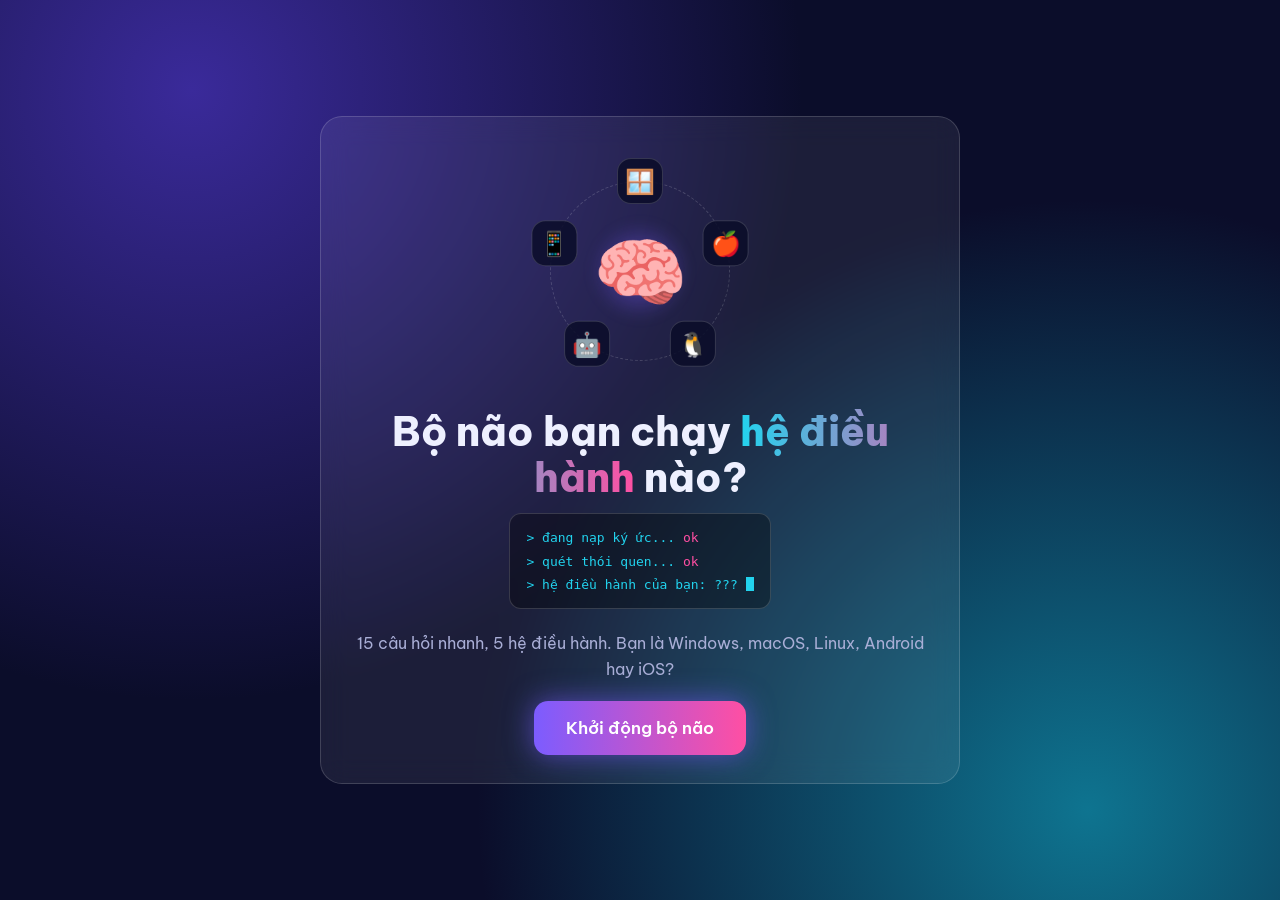
<file: members/bt.html>
<!DOCTYPE html>
<html lang="vi">
<head>
<meta charset="utf-8">
<meta name="viewport" content="width=device-width, initial-scale=1, viewport-fit=cover">
<title>Bộ não bạn chạy hệ điều hành nào?</title>
<link href="https://fonts.googleapis.com/css2?family=Be+Vietnam+Pro:wght@400;600;800&display=swap" rel="stylesheet">
<style>
:root{--bg:#0b0d2a;--card:rgba(255,255,255,.07);--line:rgba(255,255,255,.16);--tx:#eef0ff;--mut:#a9aed6;--v:#7c5cff;--c:#22d3ee;--p:#ff4fa3;color-scheme:dark;box-sizing:border-box;padding-top:env(safe-area-inset-top,0px);padding-bottom:env(safe-area-inset-bottom,0px)}
*,*::before,*::after{box-sizing:inherit}
html{scroll-padding-top:env(safe-area-inset-top,0px)}
body{margin:0;min-height:100vh;font-family:"Be Vietnam Pro",system-ui,sans-serif;color:var(--tx);background:radial-gradient(circle at 15% 10%,#3a2a9a 0,transparent 45%),radial-gradient(circle at 85% 90%,#0e7490 0,transparent 45%),var(--bg);display:flex;justify-content:center;padding:20px 16px}
.wrap{width:100%;max-width:640px;margin:auto}
.card{background:var(--card);border:1px solid var(--line);border-radius:22px;padding:28px 22px;backdrop-filter:blur(14px)}
h1{font-size:clamp(28px,7vw,40px);line-height:1.15;margin:0 0 12px;font-weight:800}
h1 span{background:linear-gradient(90deg,var(--c),var(--p));-webkit-background-clip:text;background-clip:text;color:transparent}
p{color:var(--mut);line-height:1.6;margin:0 0 18px}
.brain{font-size:64px;margin-bottom:8px;animation:pulse 2.4s ease-in-out infinite}
@keyframes pulse{50%{transform:scale(1.1) rotate(-4deg)}}
@media(prefers-reduced-motion:reduce){.brain{animation:none}}
.btn{font:inherit;font-weight:600;color:#fff;border:0;border-radius:14px;padding:14px 26px;cursor:pointer;background:linear-gradient(90deg,var(--v),var(--p));font-size:16px}
.ghost{font:inherit;font-size:14px;color:var(--tx);background:transparent;border:1px solid var(--line);border-radius:12px;padding:8px 14px;cursor:pointer;margin-left:8px}.ghost:hover{border-color:var(--p)}
.top{align-items:center}
.btn:focus-visible,.opt:focus-visible,.ghost:focus-visible{outline:3px solid var(--c);outline-offset:2px}
.top{display:flex;justify-content:space-between;font-size:14px;color:var(--mut);margin-bottom:10px}
.bar{height:8px;background:var(--line);border-radius:8px;overflow:hidden;margin-bottom:22px}
.bar i{display:block;height:100%;width:0;background:linear-gradient(90deg,var(--c),var(--p));transition:width .4s}
.q{font-size:21px;font-weight:600;line-height:1.4;margin:0 0 18px}
.opt{display:flex;gap:12px;align-items:flex-start;width:100%;text-align:left;font:inherit;font-size:15px;line-height:1.45;color:var(--tx);background:rgba(255,255,255,.05);border:1px solid var(--line);border-radius:14px;padding:12px 14px;margin-bottom:10px;cursor:pointer;transition:.15s}
.opt:hover{border-color:var(--c);background:rgba(34,211,238,.12);transform:translateX(3px)}
.opt b{flex:none;width:28px;height:28px;border-radius:50%;display:grid;place-items:center;background:var(--v);font-size:13px}
.res{text-align:center}
.res .big{font-size:72px}
.tag{display:inline-block;padding:4px 12px;border-radius:20px;background:rgba(34,211,238,.15);color:var(--c);font-size:13px;margin-bottom:10px}
.row{display:flex;align-items:center;gap:10px;margin:8px 0;font-size:14px;text-align:left}
.row .n{width:84px;flex:none}
.row .t{flex:1;height:10px;background:var(--line);border-radius:8px;overflow:hidden}
.row .t i{display:block;height:100%;background:linear-gradient(90deg,var(--v),var(--c));border-radius:8px}
.row .pc{width:38px;text-align:right;color:var(--mut)}
#intro{text-align:center;padding-top:34px;overflow:hidden}
.stage{position:relative;width:240px;height:240px;margin:0 auto 18px}
.stage::before{content:"";position:absolute;inset:30px;border-radius:50%;border:1px dashed var(--line)}
.stage::after{content:"";position:absolute;inset:70px;border-radius:50%;background:radial-gradient(circle,rgba(124,92,255,.55),transparent 70%);filter:blur(6px)}
.core{position:absolute;inset:0;display:grid;place-items:center;font-size:76px;z-index:2;animation:pulse 2.4s ease-in-out infinite}
.ring{position:absolute;inset:0;animation:spin 20s linear infinite}
.o{position:absolute;top:50%;left:50%;width:46px;height:46px;margin:-23px 0 0 -23px;transform:rotate(var(--a)) translateY(-90px) rotate(calc(-1*var(--a)))}
.o span{display:grid;place-items:center;width:46px;height:46px;border-radius:14px;font-size:24px;background:rgba(11,13,42,.85);border:1px solid var(--line);animation:spin 20s linear infinite reverse}
@keyframes spin{to{transform:rotate(360deg)}}
.boot{display:inline-block;text-align:left;font-family:ui-monospace,Menlo,Consolas,monospace;font-size:13px;line-height:1.8;color:var(--c);margin:0 0 22px;padding:12px 16px;border-radius:12px;background:rgba(0,0,0,.35);border:1px solid var(--line)}
.boot div{opacity:0;animation:show .1s forwards}
.boot div:nth-child(1){animation-delay:.3s}.boot div:nth-child(2){animation-delay:1s}.boot div:nth-child(3){animation-delay:1.7s}
.boot em{font-style:normal;color:var(--p)}
.boot u{display:inline-block;width:8px;height:14px;background:var(--c);vertical-align:-2px;text-decoration:none;animation:blink 1s steps(1) infinite}
@keyframes show{to{opacity:1}}
@keyframes blink{50%{opacity:0}}
#start{box-shadow:0 0 28px rgba(124,92,255,.6);font-size:17px;padding:16px 32px}
@media(prefers-reduced-motion:reduce){.core,.ring,.o span,.boot u{animation:none}.boot div{animation-duration:0s;animation-delay:0s}}
#quiz{position:relative;overflow:hidden;padding:26px 22px 20px}
#quiz::before{content:attr(data-n);position:absolute;right:12px;top:30px;font-size:130px;font-weight:800;line-height:1;color:rgba(255,255,255,.05);pointer-events:none}
#quiz>*{position:relative}
.bar{background:none;height:10px;border-radius:0;overflow:visible;-webkit-mask:repeating-linear-gradient(90deg,#000 0 calc(100%/15 - 4px),transparent 0 calc(100%/15));mask:repeating-linear-gradient(90deg,#000 0 calc(100%/15 - 4px),transparent 0 calc(100%/15));background:rgba(255,255,255,.14)}
.bar i{box-shadow:0 0 12px var(--c)}
.q{font-size:clamp(22px,5.6vw,29px);font-weight:800;line-height:1.3;margin:6px 0 22px;max-width:92%;animation:rise .4s both}
.opt{--k:#7c5cff;padding:14px 16px;border-radius:16px;font-size:15.5px;animation:rise .4s both}
.opt:nth-child(1){--k:#8b6cff;animation-delay:.05s}.opt:nth-child(2){--k:#22b8d8;animation-delay:.1s}.opt:nth-child(3){--k:#ff5ca8;animation-delay:.15s}.opt:nth-child(4){--k:#f5a524;animation-delay:.2s}.opt:nth-child(5){--k:#2fd07f;animation-delay:.25s}
.opt b{background:var(--k);color:#0b0d2a;border-radius:10px;width:30px;height:30px;font-size:14px;font-weight:800}
.opt:hover{border-color:var(--k);background:color-mix(in srgb,var(--k) 16%,transparent);transform:translateX(4px)}
.opt.pick{border-color:var(--k);background:color-mix(in srgb,var(--k) 30%,transparent);transform:scale(1.025);box-shadow:0 0 24px color-mix(in srgb,var(--k) 55%,transparent)}
.done .opt:not(.pick){opacity:.3;transform:none}
@keyframes rise{from{opacity:0;transform:translateY(14px)}to{opacity:1;transform:none}}
@media(prefers-reduced-motion:reduce){.q,.opt{animation:none}}
.ttl{display:flex;align-items:center;gap:8px;font-size:13px;font-weight:600;color:var(--c);margin-bottom:14px}
.ttl i{width:8px;height:8px;border-radius:50%;background:var(--p);box-shadow:0 0 10px var(--p);animation:blink 1.2s steps(1) infinite}
#quiz>.beam{position:absolute;left:0;right:0;top:-70px;height:70px;z-index:3;opacity:0;pointer-events:none;background:linear-gradient(transparent,rgba(34,211,238,.4),transparent)}
#quiz>.beam.go{animation:scan .6s ease-out}
@keyframes scan{0%{top:-70px;opacity:1}100%{top:100%;opacity:1}}
#quiz.sw{animation:glitch .35s}
@keyframes glitch{0%{transform:translateX(-7px) skewX(2deg);filter:hue-rotate(50deg)}35%{transform:translateX(6px) skewX(-2deg)}70%{transform:translateX(-2px)}100%{transform:none;filter:none}}
@media(prefers-reduced-motion:reduce){#quiz>.beam.go,#quiz.sw,.ttl i{animation:none}}
.hide{display:none}
</style>
</head>
<body>
<div class="wrap">
  <div class="card" id="intro">
    <div class="stage"><div class="ring"><div class="o" style="--a:0deg"><span>🪟</span></div><div class="o" style="--a:72deg"><span>🍎</span></div><div class="o" style="--a:144deg"><span>🐧</span></div><div class="o" style="--a:216deg"><span>🤖</span></div><div class="o" style="--a:288deg"><span>📱</span></div></div><div class="core">🧠</div></div>
    <h1>Bộ não bạn chạy <span>hệ điều hành</span> nào?</h1>
    <div class="boot"><div>&gt; đang nạp ký ức... <em>ok</em></div><div>&gt; quét thói quen... <em>ok</em></div><div>&gt; hệ điều hành của bạn: ??? <u></u></div></div><p>15 câu hỏi nhanh, 5 hệ điều hành. Bạn là Windows, macOS, Linux, Android hay iOS?</p>
    <button class="btn" id="start">Khởi động bộ não</button>
  </div>
  <div class="card hide" id="quiz">
    <div class="beam" id="beam"></div><div class="ttl"><i></i>🧠 Bộ não bạn chạy hệ điều hành nào?</div><div class="top"><span id="cnt"></span><button class="ghost" id="exit" style="margin-left:0">✕ Thoát</button></div>
    <div class="bar"><i id="pg"></i></div>
    <h2 class="q" id="qt"></h2>
    <div id="opts"></div>
  </div>
  <div class="card res hide" id="result"></div>
</div>
<script>
var OS=[
{n:"Windows",e:"🪟",tag:"Đa năng, thực tế",d:"Bộ não của bạn linh hoạt và cái gì cũng chạy được. Bạn thích có nhiều lựa chọn, ưu tiên hiệu quả hơn vẻ ngoài, và luôn tìm ra cách để việc xong. Người xung quanh tin bạn vì bạn giải quyết vấn đề rất thực tế.",s:["Thích nghi nhanh","Làm được nhiều việc","Thực tế"]},
{n:"macOS",e:"🍎",tag:"Tinh tế, sáng tạo",d:"Bộ não của bạn coi trọng thẩm mỹ, sự mượt mà và trải nghiệm. Bạn làm gì cũng muốn đẹp và có gu. Bạn sáng tạo, chăm chút chi tiết và thích mọi thứ vận hành trơn tru.",s:["Có gu","Chú ý chi tiết","Sáng tạo"]},
{n:"Linux",e:"🐧",tag:"Tự chủ, thích tùy biến",d:"Bộ não của bạn muốn hiểu tận gốc và tự kiểm soát mọi thứ. Bạn thích mày mò, tự dựng hệ thống riêng và không ngại thử sai. Bạn độc lập, logic và thích tự do.",s:["Độc lập","Tư duy hệ thống","Ham học hỏi"]},
{n:"Android",e:"🤖",tag:"Tự do, hòa đồng",d:"Bộ não của bạn cởi mở, tò mò và thích cá nhân hóa. Bạn chuyển giữa nhiều việc rất nhanh, kết nối với đủ loại người và luôn có nhiều ý tưởng cùng lúc.",s:["Cởi mở","Đa nhiệm","Dễ kết nối"]},
{n:"iOS",e:"📱",tag:"Gọn gàng, ổn định",d:"Bộ não của bạn thích sự đơn giản, rõ ràng và đáng tin cậy. Bạn không thích rối rắm, làm việc có nếp và giữ cuộc sống trật tự. Bạn bình tĩnh và nhất quán.",s:["Ngăn nắp","Ổn định","Tập trung"]}
];
var Q=[["Pin điện thoại còn 1% khi bạn đang ở ngoài đường. Phản ứng đầu tiên?",
"Bật tiết kiệm pin, tắt hết thứ thừa, làm cho xong việc quan trọng nhất",
"Chụp nốt một tấm ảnh thật đẹp rồi chấp nhận tắt máy",
"Đã mang sạc dự phòng, mình tính dung lượng pin từ sáng",
"Mượn sạc của người ngồi cạnh, tiện thể làm quen luôn",
"Không lo, tối qua mình đã sạc đầy như mọi tối"],
["Bạn bị kẹt trong thang máy 10 phút cùng một người lạ. Bạn làm gì?",
"Bấm gọi bảo vệ và tìm cách xử lý tình huống",
"Giữ vẻ bình thản, ngắm mình trong gương thang máy",
"Xem bảng điều khiển, thử hiểu thang máy vận hành thế nào",
"Bắt chuyện, 10 phút sau đã biết hết chuyện đời họ",
"Đứng yên, hít thở đều, chờ người đến xử lý"],
["Zombie tràn vào thành phố. Trong nhóm sống sót, bạn là ai?",
"Người lo hậu cần, thiếu gì cũng xoay ra được",
"Người giữ tinh thần và biến nơi trú ẩn thành chỗ đáng sống",
"Kỹ sư dựng hàng rào phòng thủ từ đồ nhặt được",
"Người liên lạc, nối các nhóm sống sót với nhau",
"Người giữ kỷ luật, chia ca trực rõ ràng"],
["Cuộc đời bạn có một mục Cài đặt. Bạn chỉnh gì đầu tiên?",
"Thêm lựa chọn để làm mọi việc nhanh hơn",
"Chỉnh giao diện cho mọi thứ đẹp hơn",
"Mở chế độ nhà phát triển, sửa tận gốc",
"Bật mọi thông báo, kết nối thêm thật nhiều người",
"Bật chế độ tập trung, tắt hết tiếng ồn"],
["Hôm nay bạn được phép làm hỏng một thứ mà không bị phạt. Bạn chọn?",
"Thứ gì cũng được, miễn sau đó sửa lại được",
"Một món đồ xấu, để có cớ mua món đẹp hơn",
"Một thiết bị cũ, để mổ ra xem bên trong có gì",
"Một kế hoạch, để chuyển sang kế hoạch thú vị hơn",
"Chẳng hỏng thứ gì, mọi thứ chạy ổn là tốt nhất"],
["Bạn lạc vào một thành phố lạ, không có bản đồ. Bạn đi theo cách nào?",
"Theo biển chỉ dẫn, thử đường nào ra đường đó",
"Theo con phố có ánh sáng đẹp nhất",
"Vẽ bản đồ trong đầu, tìm quy luật của các con phố",
"Hỏi người địa phương, thế nào cũng có người dẫn đi",
"Quay lại điểm xuất phát, đi lại từ chỗ quen"],
["Bạn được tặng một căn nhà trống. Bạn bắt đầu từ đâu?",
"Mua đồ đa năng cho ở được ngay",
"Chọn tông màu và ánh sáng trước",
"Tự đi dây điện, dựng hệ thống nhà thông minh riêng",
"Mời bạn bè đến tân gia, mỗi người góp một món",
"Dọn sạch, mỗi thứ một chỗ, nhà trống mà vẫn gọn"],
["Bạn bè nhờ bạn sửa máy tính. Bạn trả lời thế nào?",
"Để mình xem, thường thử vài cách là xong",
"Được, mà mình dọn cho gọn và đẹp luôn nhé",
"Cho mình nửa ngày cuối tuần và quyền cao nhất",
"Gửi mình link video, rồi cùng xem nhé",
"Dùng đồ chính hãng và cập nhật đúng hạn là đỡ hỏng"],
["Nếu bộ não bạn có một tiếng ồn nền, đó là gì?",
"Tiếng quạt máy, đang chạy nhiều việc một lúc",
"Một bản nhạc lo-fi nhẹ nhàng",
"Tiếng gõ phím, các dòng lệnh chạy qua",
"Hàng chục tab, nhạc và video chạy cùng lúc",
"Yên tĩnh, mỗi lúc chỉ một việc"],
["Bạn phải sống một tuần chỉ với MỘT quy tắc. Bạn chọn quy tắc nào?",
"Việc gì xong thì xong",
"Phải đẹp, phải có gu",
"Mình tự quyết định mọi thứ",
"Cứ thử đi, không có gì là sai",
"Mỗi ngày làm đúng giờ, đúng việc"],
["Bạn vào nhóm chat 200 người, tin nhắn đổ về liên tục. Bạn làm gì?",
"Lọc tin quan trọng, trả lời cái cần trả lời",
"Tắt tiếng, đọc khi rảnh, chỉ để ý tin hay và đẹp",
"Viết bộ lọc từ khóa cho riêng mình",
"Nhảy vào, nói chuyện với tất cả mọi người",
"Ghim tin cần thiết, phần còn lại để yên cho đầu óc nghỉ"],
["Bạn mở một quán cà phê. Điều bạn tự hào nhất là gì?",
"Menu đa dạng, ai vào cũng tìm được món",
"Không gian và ly cà phê đẹp đến mức khách tự chụp ảnh",
"Cái máy pha tự chế và công thức không ai có",
"Khách quen thành bạn, quán là chỗ hẹn hò",
"Ly nào cũng ngon như nhau, ngày nào cũng ổn định"],
["Một ý tưởng lớn bỗng xuất hiện lúc 2 giờ sáng. Bạn làm gì?",
"Ghi vào ghi chú, sáng mai xem có khả thi không",
"Phác thảo ngay cho ý tưởng có hình hài đẹp",
"Dậy dựng luôn bản thử đầu tiên",
"Nhắn cho bạn bàn thử, 2 giờ sáng vẫn có người trả lời",
"Ngủ tiếp, ý hay thì sáng mai vẫn còn"],
["Nếu được dán hướng dẫn sử dụng lên trán, nhãn của bạn ghi gì?",
"Chạy tốt nhất khi có việc thật để làm",
"Dùng nhẹ tay, tinh tế và có gu",
"Đừng hỏi vì sao, cứ để mình mày mò",
"Tương thích với mọi người, tùy chỉnh được",
"Cắm vào là dùng, đừng làm phức tạp"],
["Khoảnh khắc nào khiến bạn thỏa mãn nhất?",
"Gạch xong cả một danh sách việc dài",
"Nhìn thành quả hoàn thiện đúng ý và đẹp",
"Cuối cùng cũng hiểu vì sao nó chạy",
"Khám phá ra thứ mới rồi kể cho cả nhóm",
"Mọi thứ nằm đúng chỗ và chạy mượt"]];
var L="ABCDE",sc,i;
var $=function(x){return document.getElementById(x)};
function show(id){["intro","quiz","result"].forEach(function(k){$(k).classList.toggle("hide",k!==id)});window.scrollTo(0,0)}
var tm;function scramble(el,txt){clearInterval(tm);if(matchMedia("(prefers-reduced-motion:reduce)").matches){el.textContent=txt;return}var n=0,G="01#%<>/*";tm=setInterval(function(){n+=3;var s="";for(var k=0;k<txt.length;k++){var c=txt[k];s+=(k<n||c===" ")?c:G[Math.floor(Math.random()*G.length)]}el.textContent=s;if(n>=txt.length){clearInterval(tm);el.textContent=txt}},22)}
function ask(){
  var q=Q[i];$("cnt").textContent="Câu "+(i+1)+"/"+Q.length;
  $("pg").style.width=(i/Q.length*100)+"%";var t=$("qt");scramble(t,q[0]);var z=$("quiz");z.classList.remove("sw");z.offsetWidth;z.classList.add("sw");t.style.animation="none";t.offsetWidth;t.style.animation="";
  var h=$("opts");h.innerHTML="";h.className="";delete h.dataset.l;$("quiz").dataset.n=i+1;
  for(var k=1;k<q.length;k++){(function(k){
    var b=document.createElement("button");b.className="opt";
    b.innerHTML="<b>"+L[k-1]+"</b><span>"+q[k]+"</span>";
    b.onclick=function(){if(h.dataset.l)return;h.dataset.l=1;sc[k-1]++;b.classList.add("pick");h.classList.add("done");var bm=$("beam");bm.classList.remove("go");bm.offsetWidth;bm.classList.add("go");setTimeout(function(){i++;i<Q.length?ask():done()},420)};
    h.appendChild(b)})(k)}
}
function done(){
  var m=0,r=0;sc.forEach(function(v,k){if(v>m){m=v;r=k}});
  var o=OS[r],h="<div class='big'>"+o.e+"</div><span class='tag'>"+o.tag+"</span><h1>Bộ não bạn chạy <span>"+o.n+"</span></h1><p>"+o.d+"</p><p><b>Điểm mạnh:</b> "+o.s.join(", ")+"</p>";
  OS.forEach(function(x,k){var pc=Math.round(sc[k]/Q.length*100);h+="<div class='row'><span class='n'>"+x.n+"</span><span class='t'><i style='width:"+pc+"%'></i></span><span class='pc'>"+pc+"%</span></div>"});
  h+="<p style='margin-top:20px'>Đáp án nhiều nhất: "+L[r]+" ("+m+"/"+Q.length+" câu)</p><button class='btn' id='again'>Làm lại</button><button class='ghost' id='quit'>Thoát</button>";
  $("result").innerHTML=h;$("again").onclick=start;$("quit").onclick=function(){show("intro")};show("result")
}
function start(){sc=[0,0,0,0,0];i=0;show("quiz");ask()}
$("start").onclick=start;
$("exit").onclick=function(){show("intro")};
</script>
</body>
</html>
</file>
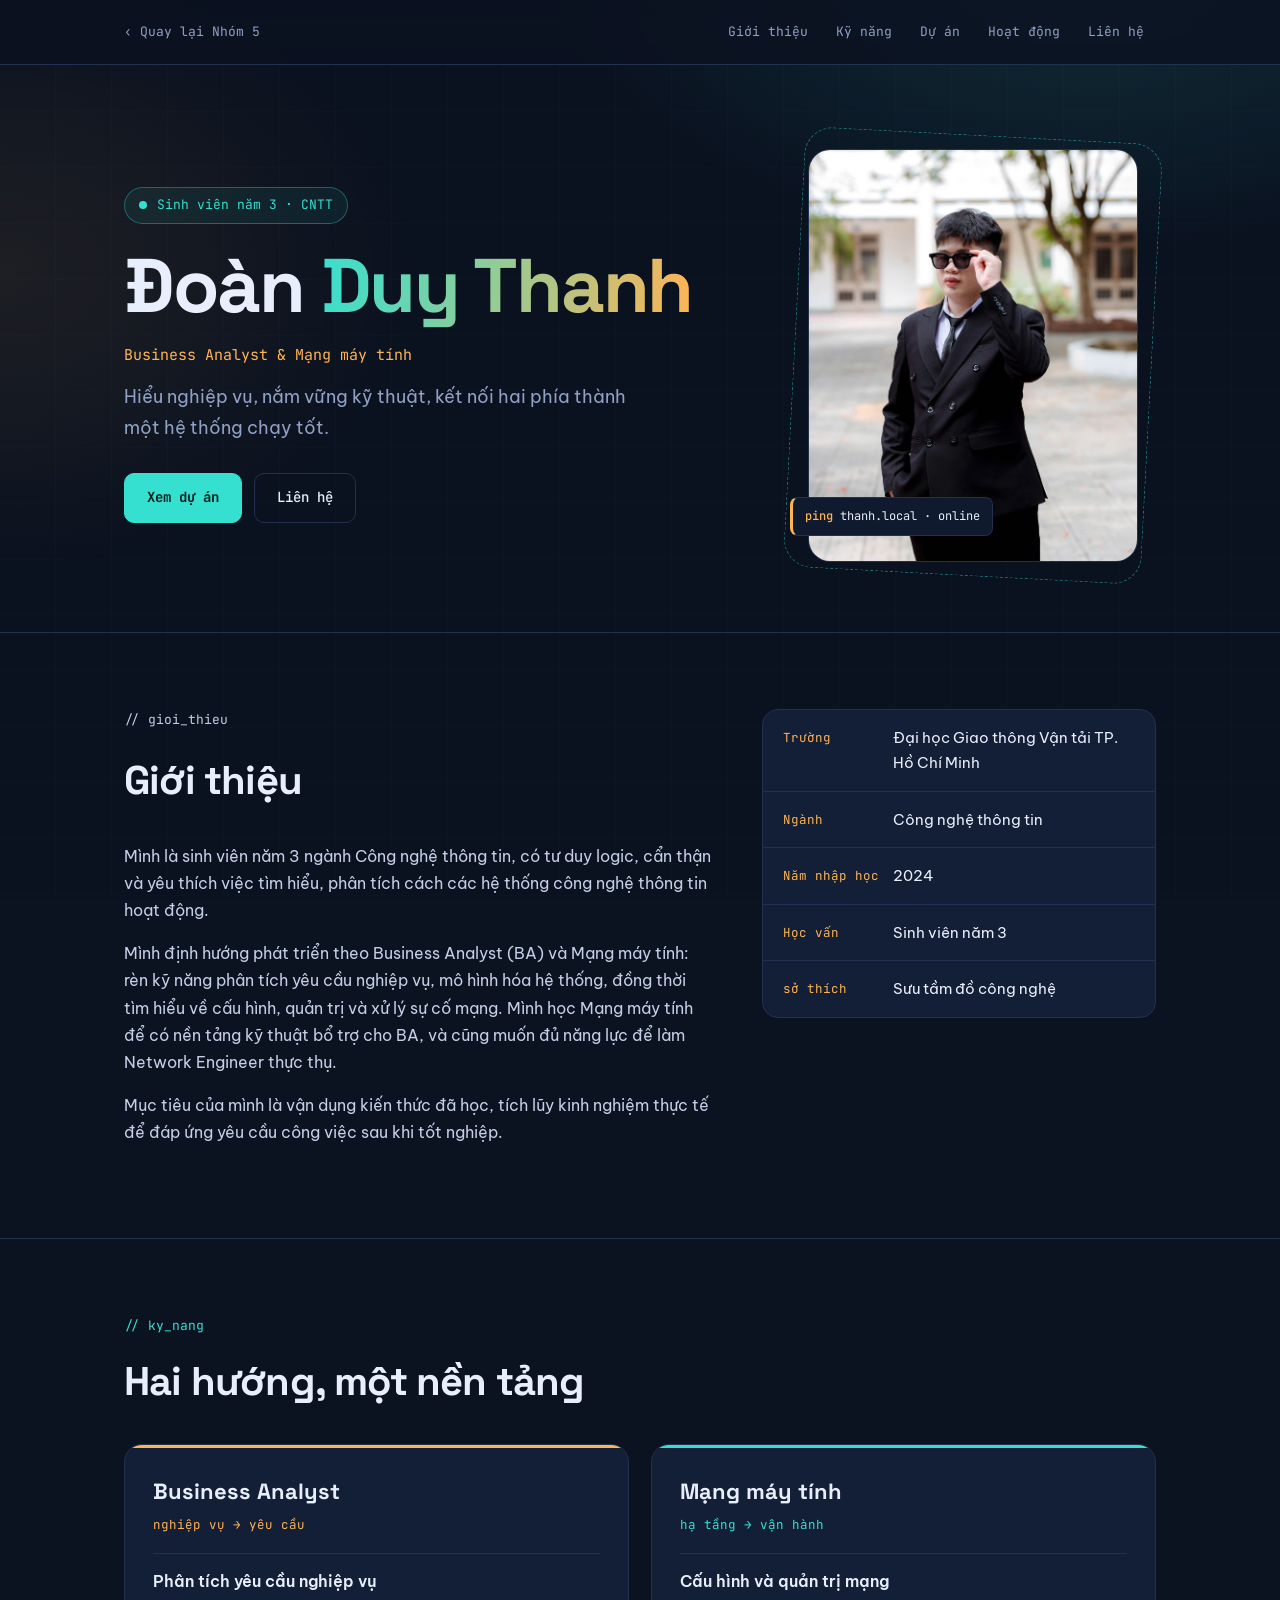
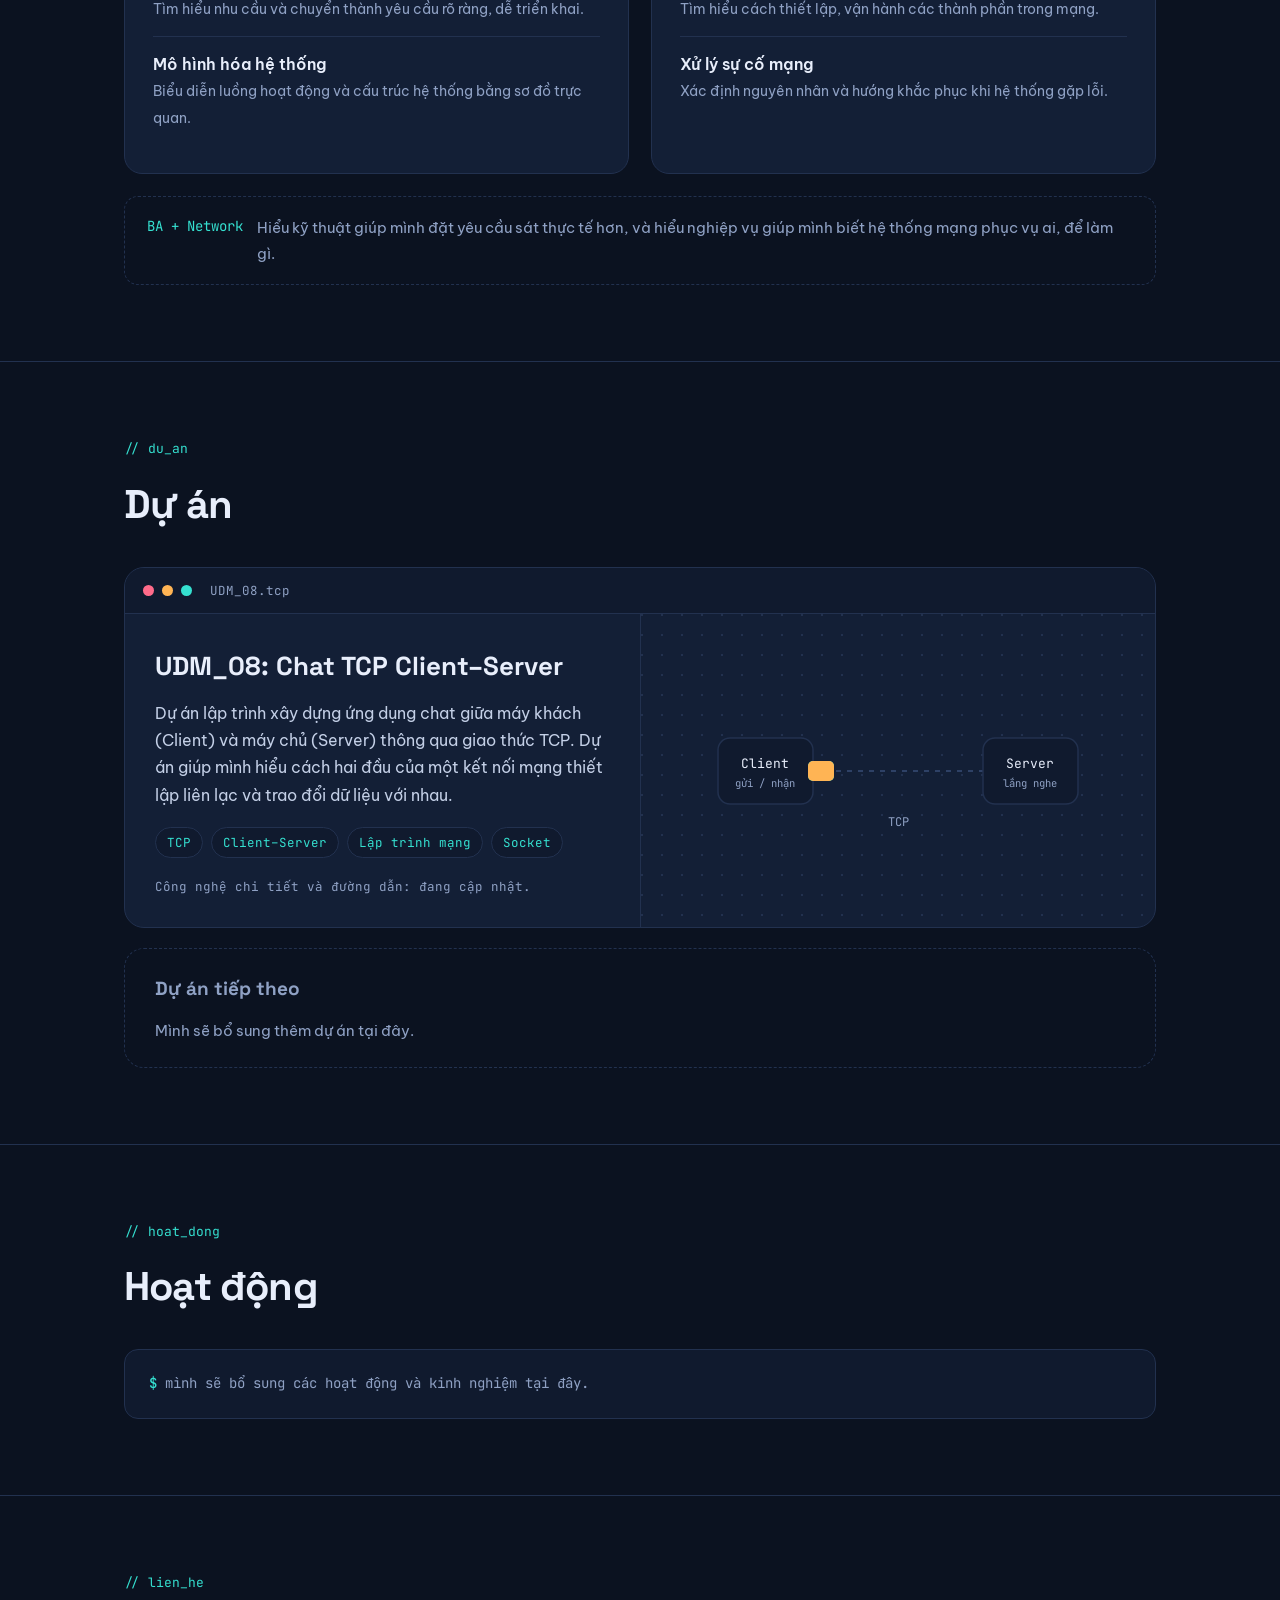
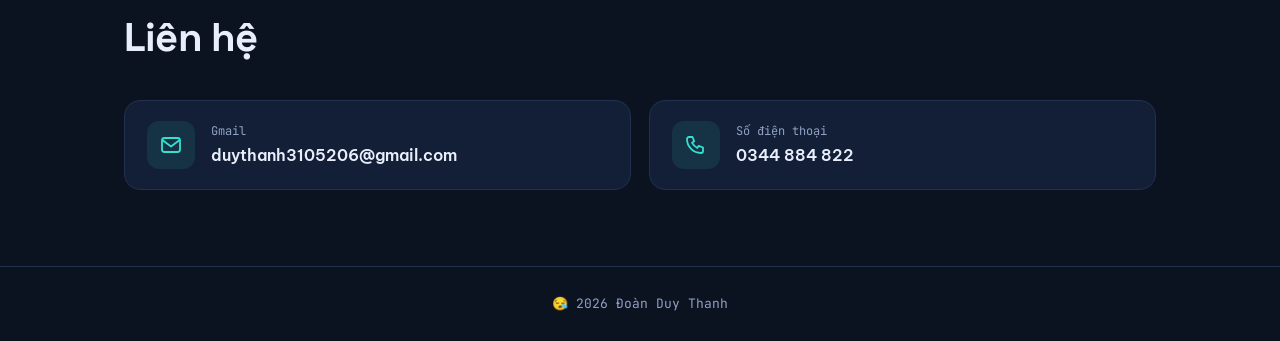
<file: members/thanh.html>
﻿<!DOCTYPE html>
<html lang="vi">
<head>
<meta charset="utf-8">
<meta name="viewport" content="width=device-width, initial-scale=1">
<title>Đoàn Duy Thanh – Business Analyst &amp; Mạng máy tính</title>
<meta name="description" content="Portfolio của Đoàn Duy Thanh, sinh viên Công nghệ thông tin định hướng Business Analyst và Mạng máy tính.">
<meta name="theme-color" content="#0b1220">
<meta property="og:type" content="website">
<meta property="og:title" content="Đoàn Duy Thanh – Business Analyst &amp; Mạng máy tính">
<meta property="og:description" content="Sinh viên Công nghệ thông tin, định hướng Business Analyst và Mạng máy tính.">
<meta property="og:image" content="../assets/thanh.jpg">
<link rel="preconnect" href="https://fonts.googleapis.com">
<link rel="preconnect" href="https://fonts.gstatic.com" crossorigin>
<link href="https://fonts.googleapis.com/css2?family=JetBrains+Mono:wght@400;500;700&family=Space+Grotesk:wght@500;600;700&family=Be+Vietnam+Pro:wght@400;500;600&display=swap" rel="stylesheet">
<style>
:root{
  --bg:#0b1220; --bg2:#101a2e; --card:#131f36; --line:#22314f;
  --ink:#e8eefb; --mute:#8fa1c4; --cyan:#35e0d0; --amber:#ffb454; --rose:#ff6b8a;
  --mono:'JetBrains Mono',ui-monospace,monospace;
  --head:'Space Grotesk','Be Vietnam Pro',system-ui,sans-serif;
  --body:'Be Vietnam Pro',system-ui,sans-serif;
}
*{box-sizing:border-box;margin:0;padding:0}
html{scroll-behavior:smooth;scroll-padding-top:76px}
body{background:var(--bg);color:var(--ink);font-family:var(--body);line-height:1.7;font-size:16px;
  background-image:
    linear-gradient(var(--line) 1px,transparent 1px),
    linear-gradient(90deg,var(--line) 1px,transparent 1px);
  background-size:56px 56px;background-position:-1px -1px;background-attachment:fixed}
body::before{content:"";position:fixed;inset:0;z-index:-1;
  background:radial-gradient(900px 500px at 85% -5%,rgba(53,224,208,.16),transparent 60%),
             radial-gradient(700px 500px at 0% 30%,rgba(255,180,84,.09),transparent 60%),
             linear-gradient(var(--bg),var(--bg));opacity:.93}
a{color:inherit;text-decoration:none}
.wrap{max-width:1080px;margin:0 auto;padding:0 24px}
.mono{font-family:var(--mono)}

/* header */
.top{position:sticky;top:0;z-index:20;background:rgba(11,18,32,.82);backdrop-filter:blur(10px);border-bottom:1px solid var(--line)}
.top .wrap{display:flex;align-items:center;justify-content:space-between;gap:16px;height:64px}
.back{font-family:var(--mono);font-size:13px;color:var(--mute);transition:.2s}
.back:hover{color:var(--cyan)}
.top nav{display:flex;gap:4px}
.top nav a{font-family:var(--mono);font-size:13px;color:var(--mute);padding:6px 12px;border-radius:8px;transition:.2s}
.top nav a:hover{color:var(--ink);background:var(--card)}

/* hero */
.hero{padding:84px 0 70px}
.hero .wrap{display:grid;grid-template-columns:1.25fr .75fr;gap:56px;align-items:center}
.status{display:inline-flex;align-items:center;gap:10px;font-family:var(--mono);font-size:13px;color:var(--cyan);
  border:1px solid rgba(53,224,208,.35);background:rgba(53,224,208,.07);padding:6px 14px;border-radius:999px}
.status i{width:8px;height:8px;border-radius:50%;background:var(--cyan);box-shadow:0 0 0 0 rgba(53,224,208,.7);animation:pulse 2s infinite}
@keyframes pulse{70%{box-shadow:0 0 0 10px rgba(53,224,208,0)}100%{box-shadow:0 0 0 0 rgba(53,224,208,0)}}
h1{font-family:var(--head);font-size:clamp(40px,6.4vw,76px);line-height:1.04;letter-spacing:-.03em;margin:22px 0 18px;font-weight:700}
h1 span{background:linear-gradient(100deg,var(--cyan),var(--amber));-webkit-background-clip:text;background-clip:text;color:transparent}
.role{font-family:var(--mono);color:var(--amber);font-size:15px;margin-bottom:14px}
.lead{color:var(--mute);font-size:18px;max-width:540px}
.btns{display:flex;gap:12px;margin-top:30px;flex-wrap:wrap}
.btn{font-family:var(--mono);font-size:14px;font-weight:500;padding:12px 22px;border-radius:10px;border:1px solid var(--line);transition:.2s}
.btn.main{background:var(--cyan);color:#06201d;border-color:var(--cyan);font-weight:700}
.btn.main:hover{transform:translateY(-2px);box-shadow:0 10px 28px -10px var(--cyan)}
.btn.alt:hover{border-color:var(--cyan);color:var(--cyan)}

.portrait{position:relative;justify-self:center;width:min(100%,330px)}
.portrait::before{content:"";position:absolute;inset:-14px;border:1px dashed rgba(53,224,208,.45);border-radius:28px;transform:rotate(3deg)}
.portrait .frame{position:relative;border-radius:22px;overflow:hidden;border:1px solid var(--line);aspect-ratio:4/5;background:var(--card)}
.portrait img{width:100%;height:100%;object-fit:cover;display:block}
.portrait .tag{position:absolute;left:-18px;bottom:26px;font-family:var(--mono);font-size:12px;background:var(--bg2);
  border:1px solid var(--line);border-left:3px solid var(--amber);padding:8px 12px;border-radius:8px;color:var(--ink)}
.portrait .tag b{color:var(--amber);font-weight:500}

/* sections */
section{padding:76px 0;border-top:1px solid var(--line)}
.eyebrow{font-family:var(--mono);font-size:13px;color:var(--cyan);margin-bottom:10px}
.eyebrow::before{content:"// "}
h2{font-family:var(--head);font-size:clamp(28px,3.6vw,40px);letter-spacing:-.02em;margin-bottom:28px;font-weight:700}
.cols{display:grid;grid-template-columns:1.2fr .8fr;gap:48px;align-items:start}
.about p{color:#c3cfe6;margin-bottom:16px}

.facts{background:var(--card);border:1px solid var(--line);border-radius:16px;overflow:hidden}
.facts div{display:grid;grid-template-columns:96px 1fr;gap:14px;padding:15px 20px;border-bottom:1px solid var(--line)}
.facts div:last-child{border-bottom:0}
.facts dt{font-family:var(--mono);font-size:12.5px;color:var(--amber);padding-top:2px}
.facts dd{font-size:15px}

/* skills */
.tracks{display:grid;grid-template-columns:repeat(2,1fr);gap:22px}
.track{background:var(--card);border:1px solid var(--line);border-radius:18px;padding:28px;position:relative;overflow:hidden}
.track::after{content:"";position:absolute;top:0;left:0;right:0;height:3px;background:var(--c)}
.track.ba{--c:var(--amber)} .track.net{--c:var(--cyan)}
.track h3{font-family:var(--head);font-size:22px;margin-bottom:4px}
.track .sub{font-family:var(--mono);font-size:12.5px;color:var(--c);margin-bottom:18px}
.track ul{list-style:none}
.track li{padding:14px 0;border-top:1px solid var(--line)}
.track li b{display:block;font-weight:600;font-size:15.5px}
.track li span{color:var(--mute);font-size:14px}
.bridge{margin-top:22px;border:1px dashed var(--line);border-radius:14px;padding:18px 22px;color:var(--mute);font-size:15px;display:flex;gap:14px;align-items:flex-start}
.bridge code{font-family:var(--mono);color:var(--cyan);font-size:14px;white-space:nowrap}

/* project */
.project{background:var(--card);border:1px solid var(--line);border-radius:20px;overflow:hidden}
.project .head{display:flex;align-items:center;gap:8px;padding:12px 18px;border-bottom:1px solid var(--line);background:var(--bg2)}
.project .head i{width:11px;height:11px;border-radius:50%;background:#2b3a5c}
.project .head i:nth-child(1){background:var(--rose)} .project .head i:nth-child(2){background:var(--amber)} .project .head i:nth-child(3){background:var(--cyan)}
.project .head span{margin-left:10px;font-family:var(--mono);font-size:12.5px;color:var(--mute)}
.project .body{display:grid;grid-template-columns:1fr 1fr;gap:0}
.project .txt{padding:30px}
.project h3{font-family:var(--head);font-size:26px;margin-bottom:12px}
.project p{color:#c3cfe6;margin-bottom:18px}
.chips{display:flex;flex-wrap:wrap;gap:8px;list-style:none;margin-bottom:18px}
.chips li{font-family:var(--mono);font-size:12.5px;border:1px solid var(--line);background:var(--bg2);padding:4px 11px;border-radius:999px;color:var(--cyan)}
.project small{display:block;font-family:var(--mono);font-size:12.5px;color:var(--mute)}
.diagram{border-left:1px solid var(--line);background:
  radial-gradient(circle at 1px 1px,#22314f 1px,transparent 0) 0 0/20px 20px;display:flex;align-items:center;justify-content:center;padding:20px}
.diagram svg{width:100%;height:auto;max-width:380px}
.node rect{fill:var(--bg2);stroke:var(--line);stroke-width:1.5}
.node text{fill:var(--ink);font-family:var(--mono);font-size:13px;text-anchor:middle}
.node .k{fill:var(--mute);font-size:10.5px}
.wire{stroke:#2e4166;stroke-width:2;stroke-dasharray:5 6}
.pkt{animation:fly 3.2s ease-in-out infinite}
.pkt.back{animation-name:fly2;animation-delay:1.6s}
@keyframes fly{0%{transform:translateX(0);opacity:0}10%{opacity:1}90%{opacity:1}100%{transform:translateX(150px);opacity:0}}
@keyframes fly2{0%{transform:translateX(150px);opacity:0}10%{opacity:1}90%{opacity:1}100%{transform:translateX(0);opacity:0}}
.project.next{margin-top:20px;border-style:dashed;background:transparent}
.project.next .txt{padding:24px 30px}
.project.next h3{font-size:19px;color:var(--mute)}
.project.next p{margin:0;color:var(--mute);font-size:15px}

/* activity */
.log{font-family:var(--mono);font-size:14px;background:var(--bg2);border:1px solid var(--line);border-radius:14px;padding:22px 24px;color:var(--mute)}
.log b{color:var(--cyan);font-weight:500}

/* contact */
.reach{display:grid;grid-template-columns:repeat(2,1fr);gap:18px}
.rc{display:flex;align-items:center;gap:16px;background:var(--card);border:1px solid var(--line);border-radius:16px;padding:20px 22px;transition:.2s}
.rc:hover{border-color:var(--cyan);transform:translateY(-3px)}
.rc .ic{flex:none;width:48px;height:48px;border-radius:12px;background:rgba(53,224,208,.1);display:grid;place-items:center}
.rc svg{width:24px;height:24px;fill:none;stroke:var(--cyan);stroke-width:1.8;stroke-linecap:round;stroke-linejoin:round}
.rc small{display:block;font-family:var(--mono);font-size:12px;color:var(--mute)}
.rc b{font-weight:600;font-size:16px;word-break:break-all}

footer{border-top:1px solid var(--line);padding:26px 0;color:var(--mute);font-family:var(--mono);font-size:13px;text-align:center}

@media (max-width:860px){
  .hero{padding:56px 0 50px}
  .hero .wrap,.cols,.tracks,.reach,.project .body{grid-template-columns:1fr}
  .portrait{order:-1;width:min(70%,260px)}
  .diagram{border-left:0;border-top:1px solid var(--line)}
  .top nav a:nth-child(n+4){display:none}
  .bridge{flex-direction:column}
  section{padding:56px 0}
}
@media (max-width:480px){
  .top nav{display:none}
  .wrap{padding:0 18px}
  .portrait .tag{left:8px}
}
@media (prefers-reduced-motion:reduce){
  *{animation:none!important;scroll-behavior:auto!important}
}
</style>
</head>
<body>
<header class="top">
  <div class="wrap">
    <a class="back" href="../index.html">‹ Quay lại Nhóm 5</a>
    <nav aria-label="Điều hướng chính">
      <a href="#gioi-thieu">Giới thiệu</a><a href="#ky-nang">Kỹ năng</a><a href="#du-an">Dự án</a><a href="#hoat-dong">Hoạt động</a><a href="#lien-he">Liên hệ</a>
    </nav>
  </div>
</header>

<main>
  <div class="hero">
    <div class="wrap">
      <div>
        <p class="status"><i aria-hidden="true"></i>Sinh viên năm 3 · CNTT</p>
        <h1>Đoàn <span>Duy Thanh</span></h1>
        <p class="role">Business Analyst &amp; Mạng máy tính</p>
        <p class="lead">Hiểu nghiệp vụ, nắm vững kỹ thuật, kết nối hai phía thành một hệ thống chạy tốt.</p>
        <div class="btns"><a class="btn main" href="#du-an">Xem dự án</a><a class="btn alt" href="#lien-he">Liên hệ</a></div>
      </div>
      <div class="portrait">
        <div class="frame"><img src="../assets/thanh.jpg" alt="Ảnh chân dung Đoàn Duy Thanh" width="760" height="944"></div>
        <div class="tag"><b>ping</b> thanh.local · online</div>
      </div>
    </div>
  </div>

  <section id="gioi-thieu">
    <div class="wrap cols">
      <div class="about">
        <p class="eyebrow">gioi_thieu</p>
        <h2>Giới thiệu</h2>
        <p>Mình là sinh viên năm 3 ngành Công nghệ thông tin, có tư duy logic, cẩn thận và yêu thích việc tìm hiểu, phân tích cách các hệ thống công nghệ thông tin hoạt động.</p>
        <p>Mình định hướng phát triển theo Business Analyst (BA) và Mạng máy tính: rèn kỹ năng phân tích yêu cầu nghiệp vụ, mô hình hóa hệ thống, đồng thời tìm hiểu về cấu hình, quản trị và xử lý sự cố mạng. Mình học Mạng máy tính để có nền tảng kỹ thuật bổ trợ cho BA, và cũng muốn đủ năng lực để làm Network Engineer thực thụ.</p>
        <p>Mục tiêu của mình là vận dụng kiến thức đã học, tích lũy kinh nghiệm thực tế để đáp ứng yêu cầu công việc sau khi tốt nghiệp.</p>
      </div>
      <dl class="facts">
        <div><dt>Trường</dt><dd>Đại học Giao thông Vận tải TP. Hồ Chí Minh</dd></div>
        <div><dt>Ngành</dt><dd>Công nghệ thông tin</dd></div>
        <div><dt>Năm nhập học</dt><dd>2024</dd></div>
        <div><dt>Học vấn</dt><dd>Sinh viên năm 3</dd></div>
        <div><dt>sở thích</dt><dd>Sưu tầm đồ công nghệ</dd></div>
      </dl>
    </div>
  </section>

  <section id="ky-nang">
    <div class="wrap">
      <p class="eyebrow">ky_nang</p>
      <h2>Hai hướng, một nền tảng</h2>
      <div class="tracks">
        <div class="track ba">
          <h3>Business Analyst</h3>
          <p class="sub">nghiệp vụ → yêu cầu</p>
          <ul>
            <li><b>Phân tích yêu cầu nghiệp vụ</b><span>Tìm hiểu nhu cầu và chuyển thành yêu cầu rõ ràng, dễ triển khai.</span></li>
            <li><b>Mô hình hóa hệ thống</b><span>Biểu diễn luồng hoạt động và cấu trúc hệ thống bằng sơ đồ trực quan.</span></li>
          </ul>
        </div>
        <div class="track net">
          <h3>Mạng máy tính</h3>
          <p class="sub">hạ tầng → vận hành</p>
          <ul>
            <li><b>Cấu hình và quản trị mạng</b><span>Tìm hiểu cách thiết lập, vận hành các thành phần trong mạng.</span></li>
            <li><b>Xử lý sự cố mạng</b><span>Xác định nguyên nhân và hướng khắc phục khi hệ thống gặp lỗi.</span></li>
          </ul>
        </div>
      </div>
      <div class="bridge"><code>BA + Network</code><span>Hiểu kỹ thuật giúp mình đặt yêu cầu sát thực tế hơn, và hiểu nghiệp vụ giúp mình biết hệ thống mạng phục vụ ai, để làm gì.</span></div>
    </div>
  </section>

  <section id="du-an">
    <div class="wrap">
      <p class="eyebrow">du_an</p>
      <h2>Dự án</h2>
      <article class="project">
        <div class="head"><i></i><i></i><i></i><span>UDM_08.tcp</span></div>
        <div class="body">
          <div class="txt">
            <h3>UDM_08: Chat TCP Client–Server</h3>
            <p>Dự án lập trình xây dựng ứng dụng chat giữa máy khách (Client) và máy chủ (Server) thông qua giao thức TCP. Dự án giúp mình hiểu cách hai đầu của một kết nối mạng thiết lập liên lạc và trao đổi dữ liệu với nhau.</p>
            <ul class="chips"><li>TCP</li><li>Client–Server</li><li>Lập trình mạng</li><li>Socket</li></ul>
            <small>Công nghệ chi tiết và đường dẫn: đang cập nhật.</small>
          </div>
          <div class="diagram" aria-hidden="true">
            <svg viewBox="0 0 380 190">
              <line class="wire" x1="95" y1="95" x2="285" y2="95"/>
              <g class="node"><rect x="10" y="62" width="95" height="66" rx="12"/><text x="57" y="92">Client</text><text class="k" x="57" y="111">gửi / nhận</text></g>
              <g class="node"><rect x="275" y="62" width="95" height="66" rx="12"/><text x="322" y="92">Server</text><text class="k" x="322" y="111">lắng nghe</text></g>
              <g class="pkt"><rect x="100" y="85" width="26" height="20" rx="5" fill="#35e0d0"/></g>
              <g class="pkt back"><rect x="100" y="85" width="26" height="20" rx="5" fill="#ffb454"/></g>
              <text x="190" y="150" fill="#8fa1c4" font-family="JetBrains Mono,monospace" font-size="12" text-anchor="middle">TCP</text>
            </svg>
          </div>
        </div>
      </article>
      <article class="project next">
        <div class="txt">
          <h3>Dự án tiếp theo</h3>
          <p>Mình sẽ bổ sung thêm dự án tại đây.</p>
        </div>
      </article>
    </div>
  </section>

  <section id="hoat-dong">
    <div class="wrap">
      <p class="eyebrow">hoat_dong</p>
      <h2>Hoạt động</h2>
      <div class="log"><b>$</b> mình sẽ bổ sung các hoạt động và kinh nghiệm tại đây.</div>
    </div>
  </section>

  <section id="lien-he">
    <div class="wrap">
      <p class="eyebrow">lien_he</p>
      <h2>Liên hệ</h2>
      <div class="reach">
        <a class="rc" href="mailto:duythanh3105206@gmail.com">
          <span class="ic"><svg viewBox="0 0 24 24" aria-hidden="true"><rect x="3" y="5" width="18" height="14" rx="2.5"/><path d="m4 7.5 8 6 8-6"/></svg></span>
          <span><small>Gmail</small><b>duythanh3105206@gmail.com</b></span>
        </a>
        <a class="rc" href="tel:0344884822">
          <span class="ic"><svg viewBox="0 0 24 24" aria-hidden="true"><path d="M5 4h3.5l1.7 4.3-2.2 1.4a11 11 0 0 0 5.3 5.3l1.4-2.2L19 14.5V18a2 2 0 0 1-2 2A14 14 0 0 1 3 6a2 2 0 0 1 2-2z"/></svg></span>
          <span><small>Số điện thoại</small><b>0344 884 822</b></span>
        </a>
      </div>
    </div>
  </section>
</main>
<footer>😪 2026 Đoàn Duy Thanh</footer>
</body>
</html>
</file>
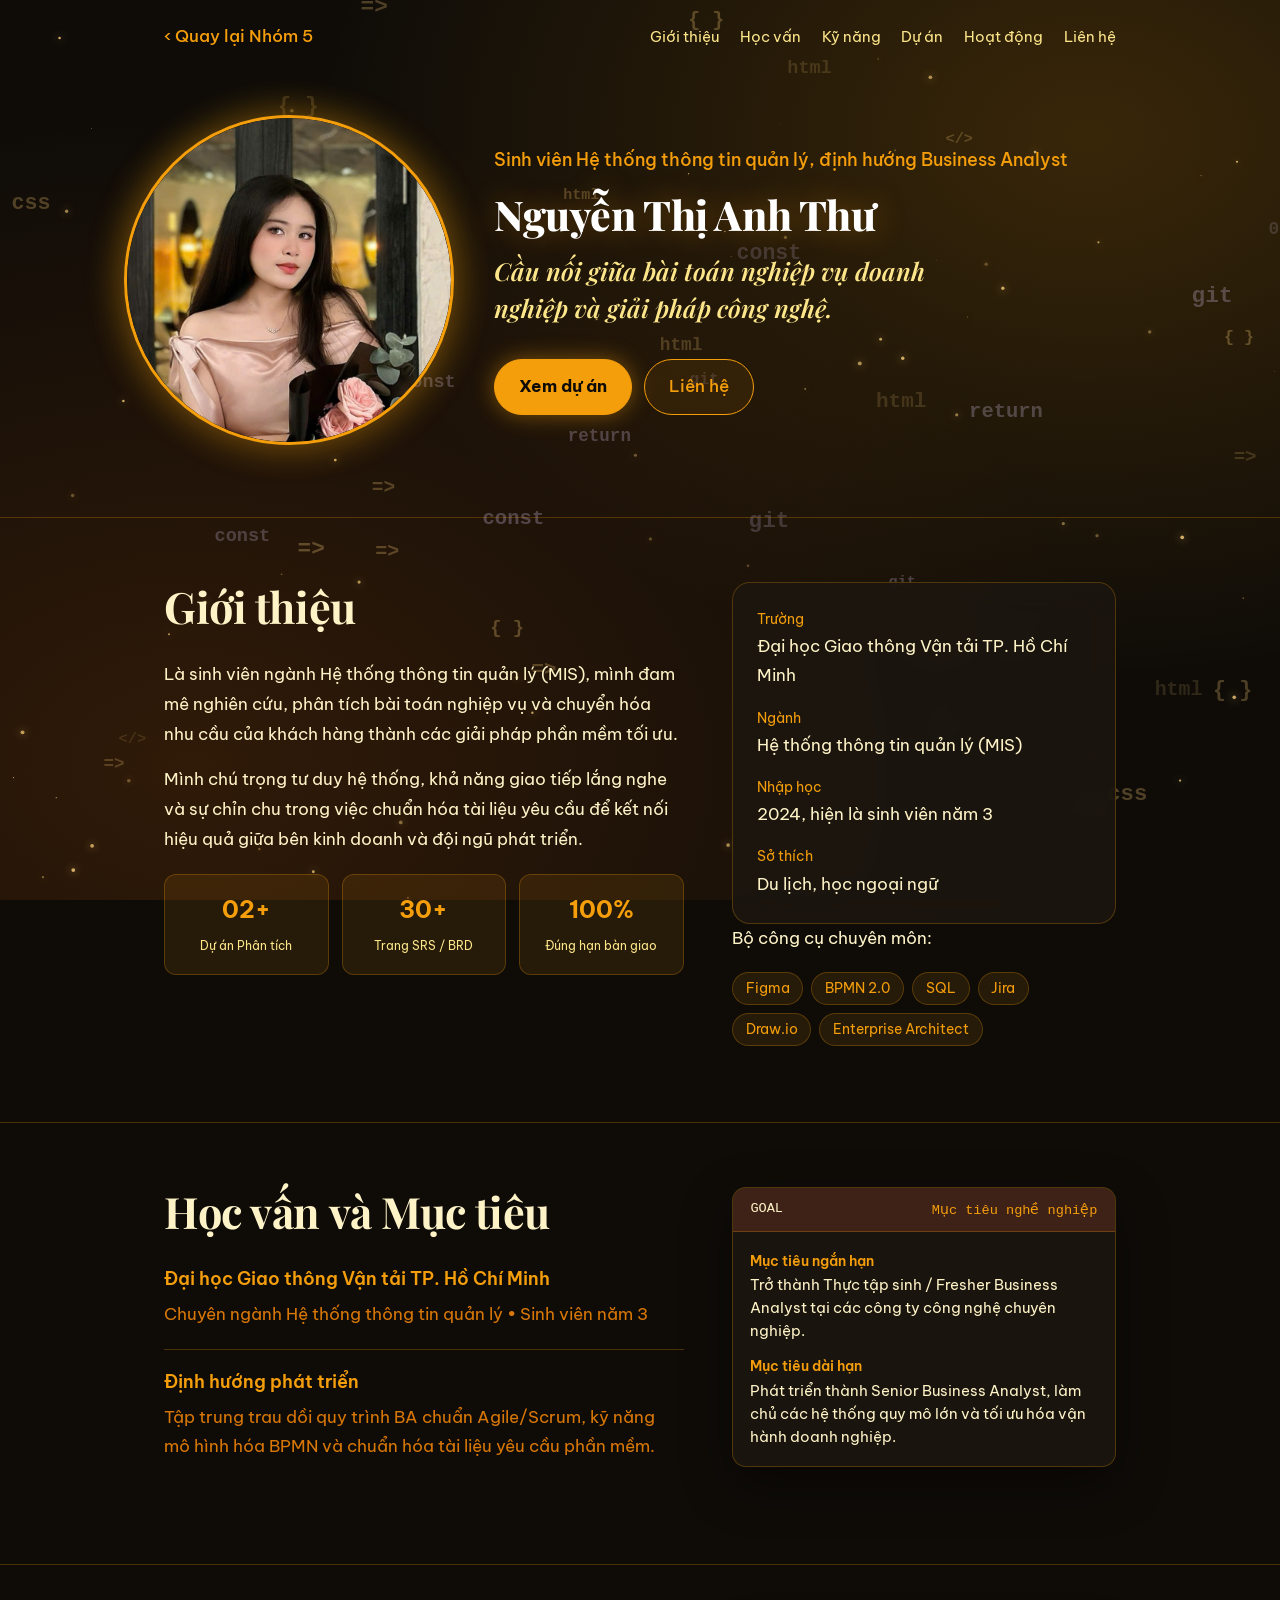
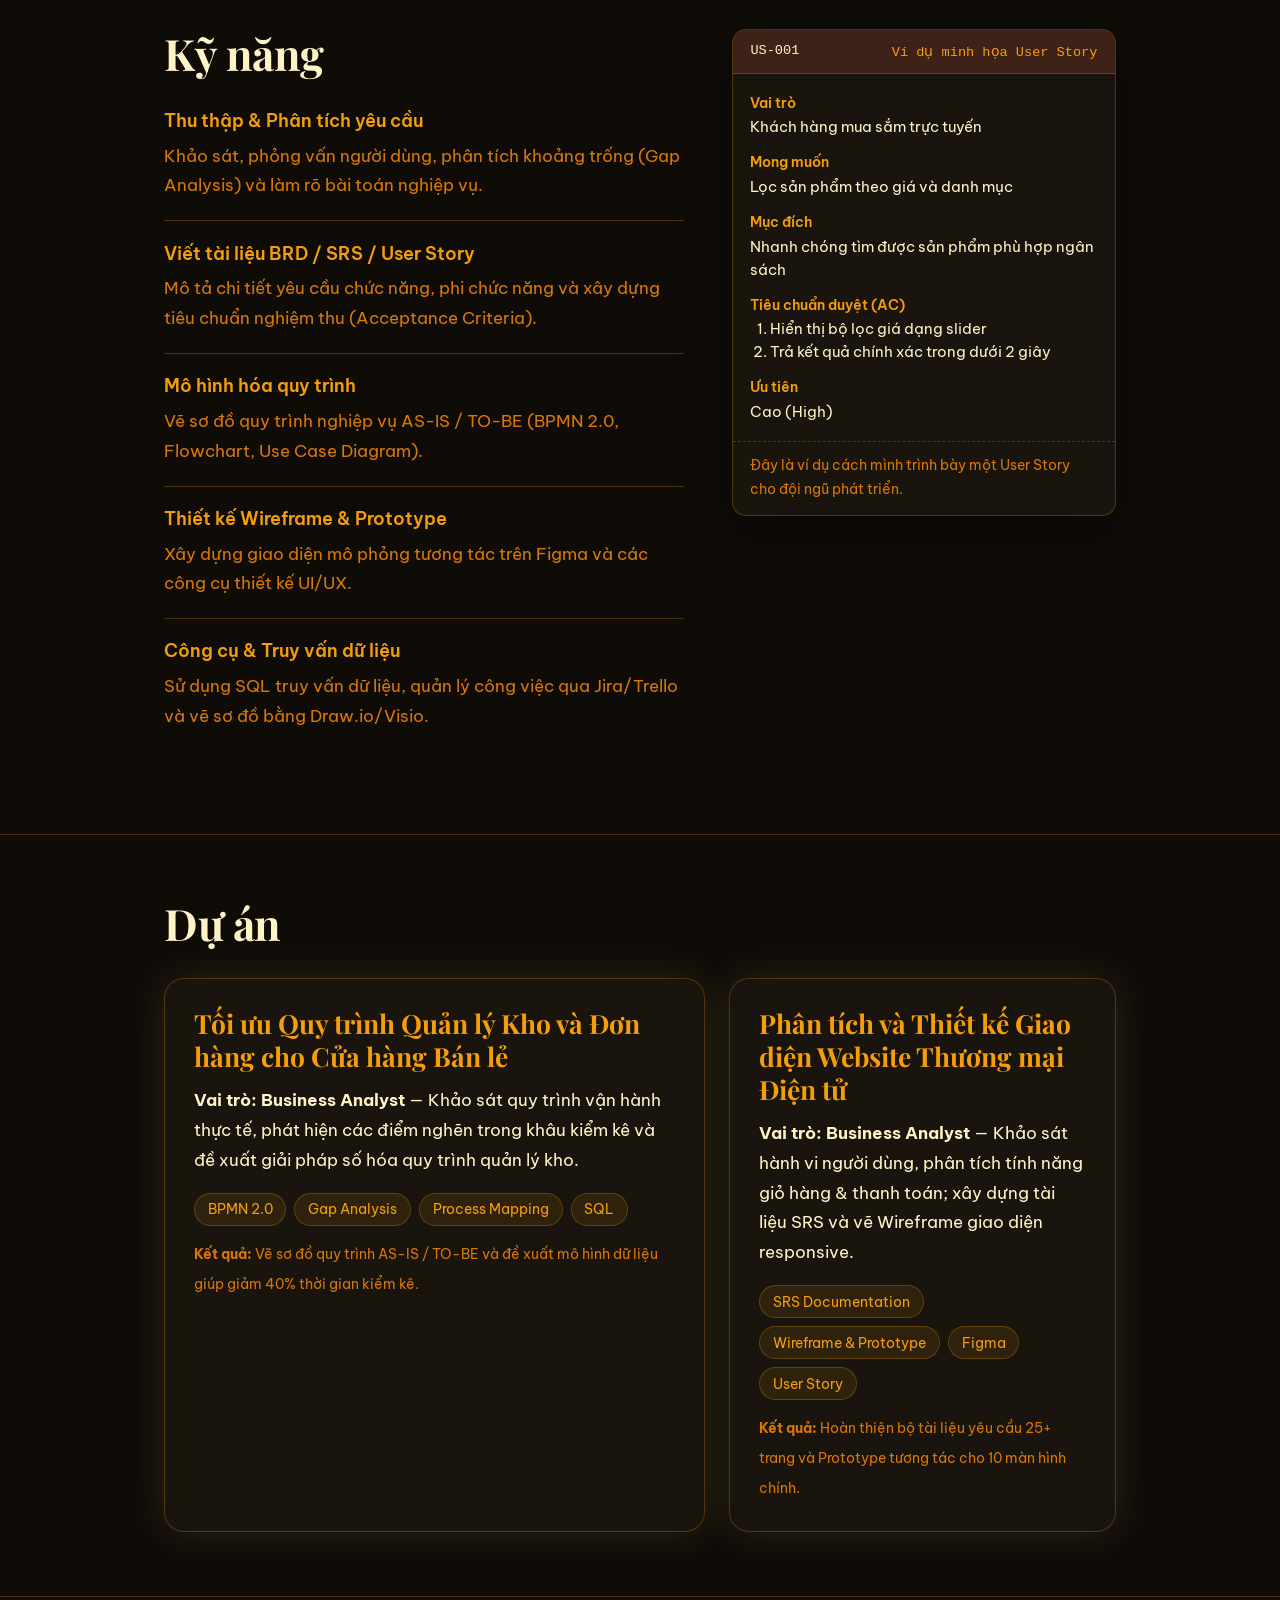
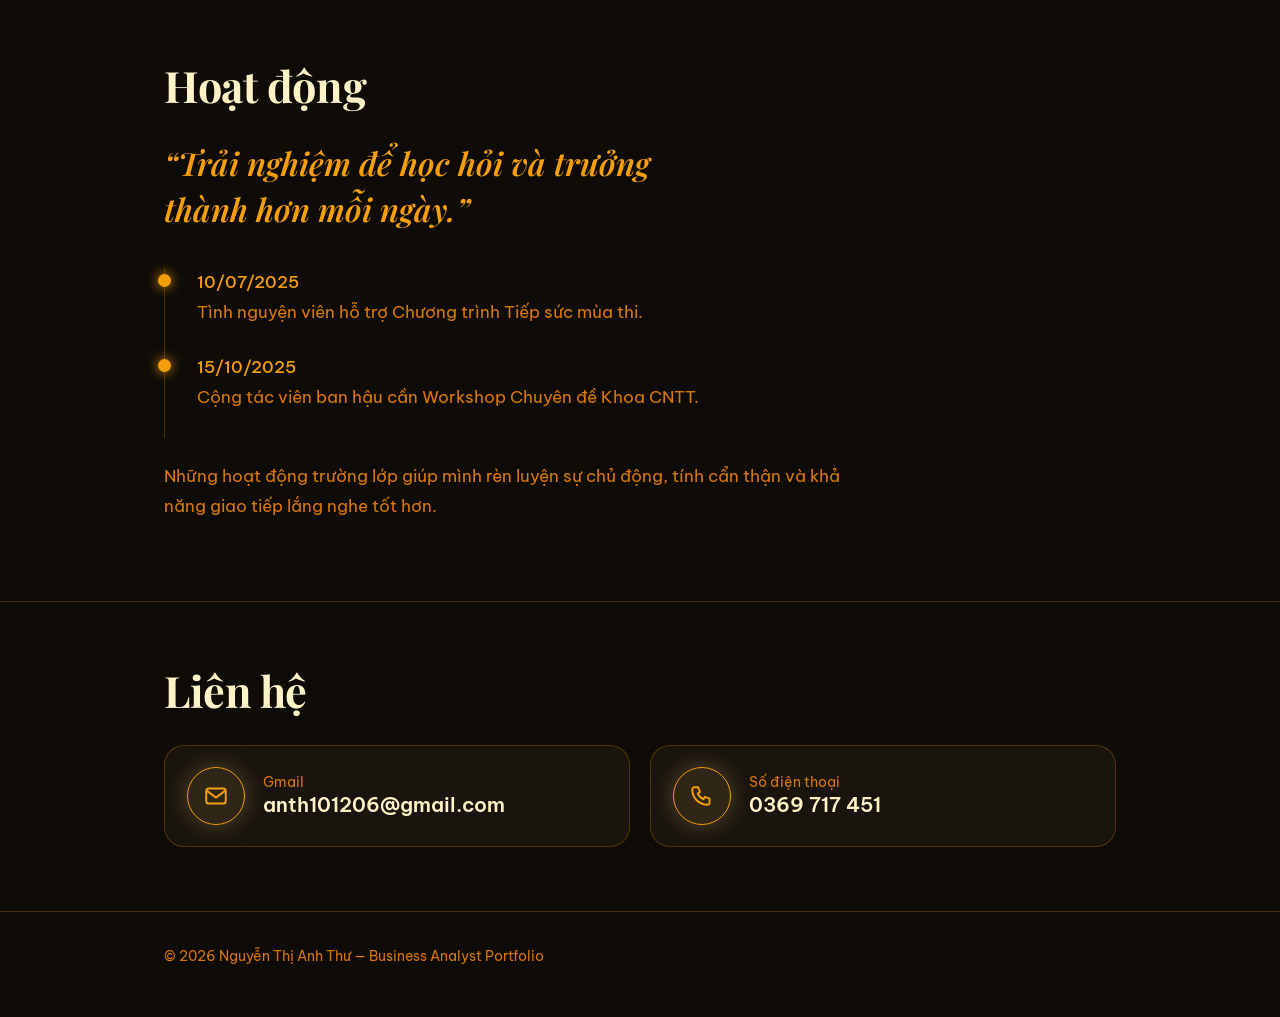
<file: members/thu.html>
<!DOCTYPE html>
<html lang="vi">
<head>
<meta charset="utf-8">
<meta name="viewport" content="width=device-width, initial-scale=1">
<title>Nguyễn Thị Anh Thư – Sinh viên MIS, định hướng Business Analyst</title>
<meta name="description" content="Portfolio của Nguyễn Thị Anh Thư, sinh viên Hệ thống thông tin quản lý (MIS) định hướng Business Analyst.">
<link rel="preconnect" href="https://fonts.googleapis.com">
<link rel="preconnect" href="https://fonts.gstatic.com" crossorigin>
<link href="https://fonts.googleapis.com/css2?family=Be+Vietnam+Pro:wght@400;500;600;700&family=Playfair+Display:ital,wght@0,600;0,700;0,800;1,600;1,700&display=swap" rel="stylesheet">

<!-- 1. CSS GỐC DÙNG CHUNG CỦA NHÓM -->
<link rel="stylesheet" href="../assets/member.css">

<!-- 2. CSS RIÊNG CỦA ANH THƯ (ĐẶT TRONG THẺ STYLE ĐỂ KHÔNG ĐỤNG MEMBER.CSS CỦA NHÓM) -->
<style>
/* Nền Đêm Vàng Gold & Chuột Máy Bay */
body[data-view="thu"] {
  background-color: #0f0c08 !important;
  background-image: 
    radial-gradient(ellipse at 85% 15%, rgba(245,158,11,0.18), transparent 50%),
    radial-gradient(ellipse at 15% 85%, rgba(180,83,9,0.2), transparent 60%) !important;
  background-attachment: fixed !important;
  color: #fef3c7 !important;
  cursor: none !important;
}
body[data-view="thu"] a, body[data-view="thu"] button { cursor: none !important; }
body[data-view="thu"] .lens { display: none !important; }

#plane-cursor {
  position: fixed; top: 0; left: 0; z-index: 99999; pointer-events: none; opacity: 0;
  transition: opacity .3s; filter: drop-shadow(0 0 10px #f59e0b);
}

/* Biến Màu & Bố Cục Hero (Ảnh 330px) */
body[data-view="thu"] #view-member {
  --panel: rgba(28,22,15,.88); --ink: #fef3c7; --muted: #d97706; --gold: #f59e0b; --line: rgba(245,158,11,.25);
}
body[data-view="thu"] .hero .wrap {
  display: grid !important; 
  grid-template-columns: 330px 1fr !important; 
  gap: 2.5rem !important; 
  align-items: center !important; 
  max-width: 1080px !important; 
  margin: 0 auto !important;
}

/* Khung Ảnh Tròn Tỏa Sáng */
body[data-view="thu"] .portrait-card { position: relative; width: 330px; height: 330px; }
body[data-view="thu"] .glow-backdrop {
  position: absolute; inset: -14px; border-radius: 50%; filter: blur(18px); opacity: .8;
  background: radial-gradient(circle, rgba(245,158,11,.5) 0%, rgba(251,191,36,.1) 70%);
}
body[data-view="thu"] .arch {
  position: relative !important; width: 100% !important; height: 100% !important; border-radius: 50% !important;
  border: 3px solid var(--gold) !important; box-shadow: 0 0 35px rgba(245,158,11,.35) !important; background: #18120c !important;
}
body[data-view="thu"] .arch img { object-position: center 15% !important; border-radius: 50% !important; width: 100% !important; height: 100% !important; object-fit: cover !important; }

/* Tên Nguyễn Thị Anh Thư 1 hàng */
body[data-view="thu"] .hero h1 { 
  color: #fff !important; 
  text-shadow: 0 0 30px rgba(245,158,11,.4) !important; 
  font-size: clamp(1.8rem, 3.2vw, 2.7rem) !important; 
  white-space: nowrap !important; 
  margin: 0 0 1rem 0 !important;
}

body[data-view="thu"] .role, body[data-view="thu"] h3, body[data-view="thu"] .back, 
body[data-view="thu"] .facts dt, body[data-view="thu"] .ticket dt, body[data-view="thu"] .timeline time { color: var(--gold) !important; }
body[data-view="thu"] .lead, body[data-view="thu"] nav a { color: #fde68a !important; }

body[data-view="thu"] .btn.main { background: var(--gold) !important; color: #0f0c08 !important; border-color: var(--gold) !important; box-shadow: 0 0 22px rgba(245,158,11,.45) !important; font-weight: 700 !important; }
body[data-view="thu"] .btn.alt { border-color: var(--gold) !important; color: var(--gold) !important; background: rgba(245,158,11,.08) !important; }

body[data-view="thu"] .project, body[data-view="thu"] .ticket, body[data-view="thu"] .facts, body[data-view="thu"] .rc {
  background: var(--panel) !important; border-color: var(--line) !important; backdrop-filter: blur(16px);
}
body[data-view="thu"] .project:hover, body[data-view="thu"] .rc:hover { border-color: var(--gold) !important; box-shadow: 0 0 30px rgba(245,158,11,.3) !important; }

/* Thống kê & Kỹ năng */
body[data-view="thu"] .ba-stats { display: grid; grid-template-columns: repeat(3, 1fr); gap: .8rem; margin: 1.2rem 0; }
body[data-view="thu"] .stat-card { padding: .85rem .5rem; background: rgba(245,158,11,.1); border: 1px solid var(--line); border-radius: 12px; text-align: center; }
body[data-view="thu"] .stat-card b { display: block; font-size: 1.5rem; color: var(--gold); }
body[data-view="thu"] .stat-card span { font-size: .78rem; color: #fde68a; }
body[data-view="thu"] .tags li { background: rgba(245,158,11,.1) !important; color: var(--gold) !important; border-color: var(--line) !important; }

/* ĐỔI ICON HOẠT ĐỘNG: Chuyển từ giọt máu sang Tròn Gold Phát Sáng (không trùng nhóm trưởng) */
body[data-view="thu"] .timeline li::before {
  background: var(--gold) !important;
  border-radius: 50% !important;
  rotate: 0deg !important;
  box-shadow: 0 0 12px var(--gold) !important;
}

@media (max-width: 900px) {
  body[data-view="thu"] .hero .wrap { grid-template-columns: 1fr !important; text-align: center; }
  body[data-view="thu"] .hero h1 { white-space: normal !important; }
  body[data-view="thu"] .portrait-card { justify-self: center; width: 250px; height: 250px; }
}
</style>
</head>

<body data-view="thu">
<!-- Con chuột Máy Bay Giấy Tone Vàng Gold -->
<div id="plane-cursor" aria-hidden="true">
  <svg viewBox="0 0 24 24" width="28" height="28" fill="none" stroke="#f59e0b" stroke-width="2" stroke-linecap="round" stroke-linejoin="round">
    <path d="M22 2L11 13"></path>
    <path d="M22 2L15 22L11 13L2 9L22 2Z"></path>
  </svg>
</div>

<canvas id="magic" data-mode="ba"></canvas>

<div id="view-member">
  <header class="top">
    <div class="wrap">
      <a class="back" href="../index.html">‹ Quay lại Nhóm 5</a>
      <nav aria-label="Điều hướng chính">
        <a href="#gioi-thieu">Giới thiệu</a>
        <a href="#hoc-van">Học vấn</a>
        <a href="#ky-nang">Kỹ năng</a>
        <a href="#du-an">Dự án</a>
        <a href="#hoat-dong">Hoạt động</a>
        <a href="#lien-he">Liên hệ</a>
      </nav>
    </div>
  </header>

  <main>
    <!-- HERO SECTION LUXURY GOLD -->
    <div class="hero">
      <div class="wrap">
        <!-- Khung ảnh TRÒN bên TRÁI -->
        <div class="portrait-card">
          <div class="glow-backdrop"></div>
          <div class="arch"><img src="../assets/thu.jpg" alt="Ảnh chân dung Nguyễn Thị Anh Thư" width="760" height="944"></div>
        </div>
        
        <!-- Khối thông tin bên PHẢI -->
        <div class="hero-info">
          <p class="role">Sinh viên Hệ thống thông tin quản lý, định hướng Business Analyst</p>
          <h1>Nguyễn Thị Anh Thư</h1>
          <h3 class="lead">Cầu nối giữa bài toán nghiệp vụ doanh nghiệp và giải pháp công nghệ.</h3>
          <div class="btns">
            <a class="btn main" href="#du-an">Xem dự án</a>
            <a class="btn alt" href="#lien-he">Liên hệ</a>
          </div>
        </div>
      </div>
    </div>

    <!-- GIỚI THIỆU -->
    <section id="gioi-thieu">
      <div class="wrap cols">
        <div>
          <h2>Giới thiệu</h2>
          <p>Là sinh viên ngành Hệ thống thông tin quản lý (MIS), mình đam mê nghiên cứu, phân tích bài toán nghiệp vụ và chuyển hóa nhu cầu của khách hàng thành các giải pháp phần mềm tối ưu.</p>
          <p>Mình chú trọng tư duy hệ thống, khả năng giao tiếp lắng nghe và sự chỉn chu trong việc chuẩn hóa tài liệu yêu cầu để kết nối hiệu quả giữa bên kinh doanh và đội ngũ phát triển.</p>
          <div class="ba-stats">
            <div class="stat-card"><b>02+</b><span>Dự án Phân tích</span></div>
            <div class="stat-card"><b>30+</b><span>Trang SRS / BRD</span></div>
            <div class="stat-card"><b>100%</b><span>Đúng hạn bàn giao</span></div>
          </div>
        </div>

        <div>
          <dl class="facts">
            <div><dt>Trường</dt><dd>Đại học Giao thông Vận tải TP. Hồ Chí Minh</dd></div>
            <div><dt>Ngành</dt><dd>Hệ thống thông tin quản lý (MIS)</dd></div>
            <div><dt>Nhập học</dt><dd>2024, hiện là sinh viên năm 3</dd></div>
            <div><dt>Sở thích</dt><dd>Du lịch, học ngoại ngữ</dd></div>
          </dl>
          
          <div class="tools-box">
            <p class="tools-title">Bộ công cụ chuyên môn:</p>
            <ul class="tags">
              <li>Figma</li>
              <li>BPMN 2.0</li>
              <li>SQL</li>
              <li>Jira</li>
              <li>Draw.io</li>
              <li>Enterprise Architect</li>
            </ul>
          </div>
        </div>
      </div>
    </section>

    <!-- HỌC VẤN -->
    <section id="hoc-van">
      <div class="wrap cols">
        <div>
          <h2>Học vấn và Mục tiêu</h2>
          <div class="skill">
            <h3>Đại học Giao thông Vận tải TP. Hồ Chí Minh</h3>
            <p>Chuyên ngành Hệ thống thông tin quản lý • Sinh viên năm 3</p>
          </div>
          <div class="skill">
            <h3>Định hướng phát triển</h3>
            <p>Tập trung trau dồi quy trình BA chuẩn Agile/Scrum, kỹ năng mô hình hóa BPMN và chuẩn hóa tài liệu yêu cầu phần mềm.</p>
          </div>
        </div>
        <div class="ticket" role="group" aria-label="Mục tiêu nghề nghiệp">
          <div class="th"><span>GOAL</span><em>Mục tiêu nghề nghiệp</em></div>
          <dl>
            <div><dt>Mục tiêu ngắn hạn</dt><dd>Trở thành Thực tập sinh / Fresher Business Analyst tại các công ty công nghệ chuyên nghiệp.</dd></div>
            <div><dt>Mục tiêu dài hạn</dt><dd>Phát triển thành Senior Business Analyst, làm chủ các hệ thống quy mô lớn và tối ưu hóa vận hành doanh nghiệp.</dd></div>
          </dl>
        </div>
      </div>
    </section>

    <!-- KỸ NĂNG -->
    <section id="ky-nang">
      <div class="wrap cols">
        <div>
          <h2>Kỹ năng</h2>
          <div class="skill"><h3>Thu thập & Phân tích yêu cầu</h3><p>Khảo sát, phỏng vấn người dùng, phân tích khoảng trống (Gap Analysis) và làm rõ bài toán nghiệp vụ.</p></div>
          <div class="skill"><h3>Viết tài liệu BRD / SRS / User Story</h3><p>Mô tả chi tiết yêu cầu chức năng, phi chức năng và xây dựng tiêu chuẩn nghiệm thu (Acceptance Criteria).</p></div>
          <div class="skill"><h3>Mô hình hóa quy trình</h3><p>Vẽ sơ đồ quy trình nghiệp vụ AS-IS / TO-BE (BPMN 2.0, Flowchart, Use Case Diagram).</p></div>
          <div class="skill"><h3>Thiết kế Wireframe & Prototype</h3><p>Xây dựng giao diện mô phỏng tương tác trên Figma và các công cụ thiết kế UI/UX.</p></div>
          <div class="skill"><h3>Công cụ & Truy vấn dữ liệu</h3><p>Sử dụng SQL truy vấn dữ liệu, quản lý công việc qua Jira/Trello và vẽ sơ đồ bằng Draw.io/Visio.</p></div>
        </div>
        <div class="ticket" role="group" aria-label="Ví dụ minh họa User Story">
          <div class="th"><span>US-001</span><em>Ví dụ minh họa User Story</em></div>
          <dl>
            <div><dt>Vai trò</dt><dd>Khách hàng mua sắm trực tuyến</dd></div>
            <div><dt>Mong muốn</dt><dd>Lọc sản phẩm theo giá và danh mục</dd></div>
            <div><dt>Mục đích</dt><dd>Nhanh chóng tìm được sản phẩm phù hợp ngân sách</dd></div>
            <div><dt>Tiêu chuẩn duyệt (AC)</dt><dd><ol><li>Hiển thị bộ lọc giá dạng slider</li><li>Trả kết quả chính xác trong dưới 2 giây</li></ol></dd></div>
            <div><dt>Ưu tiên</dt><dd>Cao (High)</dd></div>
          </dl>
          <p class="note">Đây là ví dụ cách mình trình bày một User Story cho đội ngũ phát triển.</p>
        </div>
      </div>
    </section>

    <!-- DỰ ÁN -->
    <section id="du-an">
      <div class="wrap">
        <h2>Dự án</h2>
        <div class="projects">
          <article class="project">
            <h3>Tối ưu Quy trình Quản lý Kho và Đơn hàng cho Cửa hàng Bán lẻ</h3>
            <p><strong>Vai trò: Business Analyst</strong> — Khảo sát quy trình vận hành thực tế, phát hiện các điểm nghẽn trong khâu kiểm kê và đề xuất giải pháp số hóa quy trình quản lý kho.</p>
            <ul class="tags"><li>BPMN 2.0</li><li>Gap Analysis</li><li>Process Mapping</li><li>SQL</li></ul>
            <small><strong>Kết quả:</strong> Vẽ sơ đồ quy trình AS-IS / TO-BE và đề xuất mô hình dữ liệu giúp giảm 40% thời gian kiểm kê.</small>
          </article>
          <article class="project">
            <h3>Phân tích và Thiết kế Giao diện Website Thương mại Điện tử</h3>
            <p><strong>Vai trò: Business Analyst</strong> — Khảo sát hành vi người dùng, phân tích tính năng giỏ hàng & thanh toán; xây dựng tài liệu SRS và vẽ Wireframe giao diện responsive.</p>
            <ul class="tags"><li>SRS Documentation</li><li>Wireframe & Prototype</li><li>Figma</li><li>User Story</li></ul>
            <small><strong>Kết quả:</strong> Hoàn thiện bộ tài liệu yêu cầu 25+ trang và Prototype tương tác cho 10 màn hình chính.</small>
          </article>
        </div>
      </div>
    </section>

    <!-- HOẠT ĐỘNG -->
    <section id="hoat-dong">
      <div class="wrap">
        <h2>Hoạt động</h2>
        <h3 class="quote">“Trải nghiệm để học hỏi và trưởng thành hơn mỗi ngày.”</h3>
        <ul class="timeline">
          <li><time datetime="2025-07-10">10/07/2025</time><p>Tình nguyện viên hỗ trợ Chương trình Tiếp sức mùa thi.</p></li>
          <li><time datetime="2025-10-15">15/10/2025</time><p>Cộng tác viên ban hậu cần Workshop Chuyên đề Khoa CNTT.</p></li>
        </ul>
        <p class="more">Những hoạt động trường lớp giúp mình rèn luyện sự chủ động, tính cẩn thận và khả năng giao tiếp lắng nghe tốt hơn.</p>
      </div>
    </section>

    <!-- LIÊN HỆ -->
    <section id="lien-he" class="contact">
      <div class="wrap">
        <h2>Liên hệ</h2>
        <div class="reach">
          <a class="rc" href="mailto:anth101206@gmail.com">
            <span class="ic"><svg viewBox="0 0 24 24" aria-hidden="true"><rect x="3" y="5" width="18" height="14" rx="2.5"/><path d="m4 7.5 8 6 8-6"/></svg></span>
            <span><small>Gmail</small><b>anth101206@gmail.com</b></span>
          </a>
          <a class="rc" href="tel:0369717451">
            <span class="ic"><svg viewBox="0 0 24 24" aria-hidden="true"><path d="M5 4h3.5l1.7 4.3-2.2 1.4a11 11 0 0 0 5.3 5.3l1.4-2.2L19 14.5V18a2 2 0 0 1-2 2A14 14 0 0 1 3 6a2 2 0 0 1 2-2z"/></svg></span>
            <span><small>Số điện thoại</small><b>0369 717 451</b></span>
          </a>
        </div>
      </div>
    </section>
  </main>
  <footer><div class="wrap">© 2026 Nguyễn Thị Anh Thư — Business Analyst Portfolio</div></footer>
</div>

<script src="../assets/magic.js"></script>
<!-- Script Máy bay lướt theo chuột -->
<script>
  (function() {
    const plane = document.getElementById('plane-cursor');
    if (!plane) return;
    let mouseX = -100, mouseY = -100;
    let planeX = -100, planeY = -100;

    document.addEventListener('mousemove', (e) => {
      mouseX = e.clientX;
      mouseY = e.clientY;
      plane.style.opacity = '1';
    });

    function render() {
      planeX += (mouseX - planeX) * 0.18;
      planeY += (mouseY - planeY) * 0.18;
      
      const angle = Math.atan2(mouseY - planeY, mouseX - planeX) * (180 / Math.PI);
      plane.style.transform = `translate3d(${planeX - 14}px, ${planeY - 14}px, 0) rotate(${angle + 45}deg)`;
      requestAnimationFrame(render);
    }
    render();
  })();
</script>
</body>
</html>
</file>
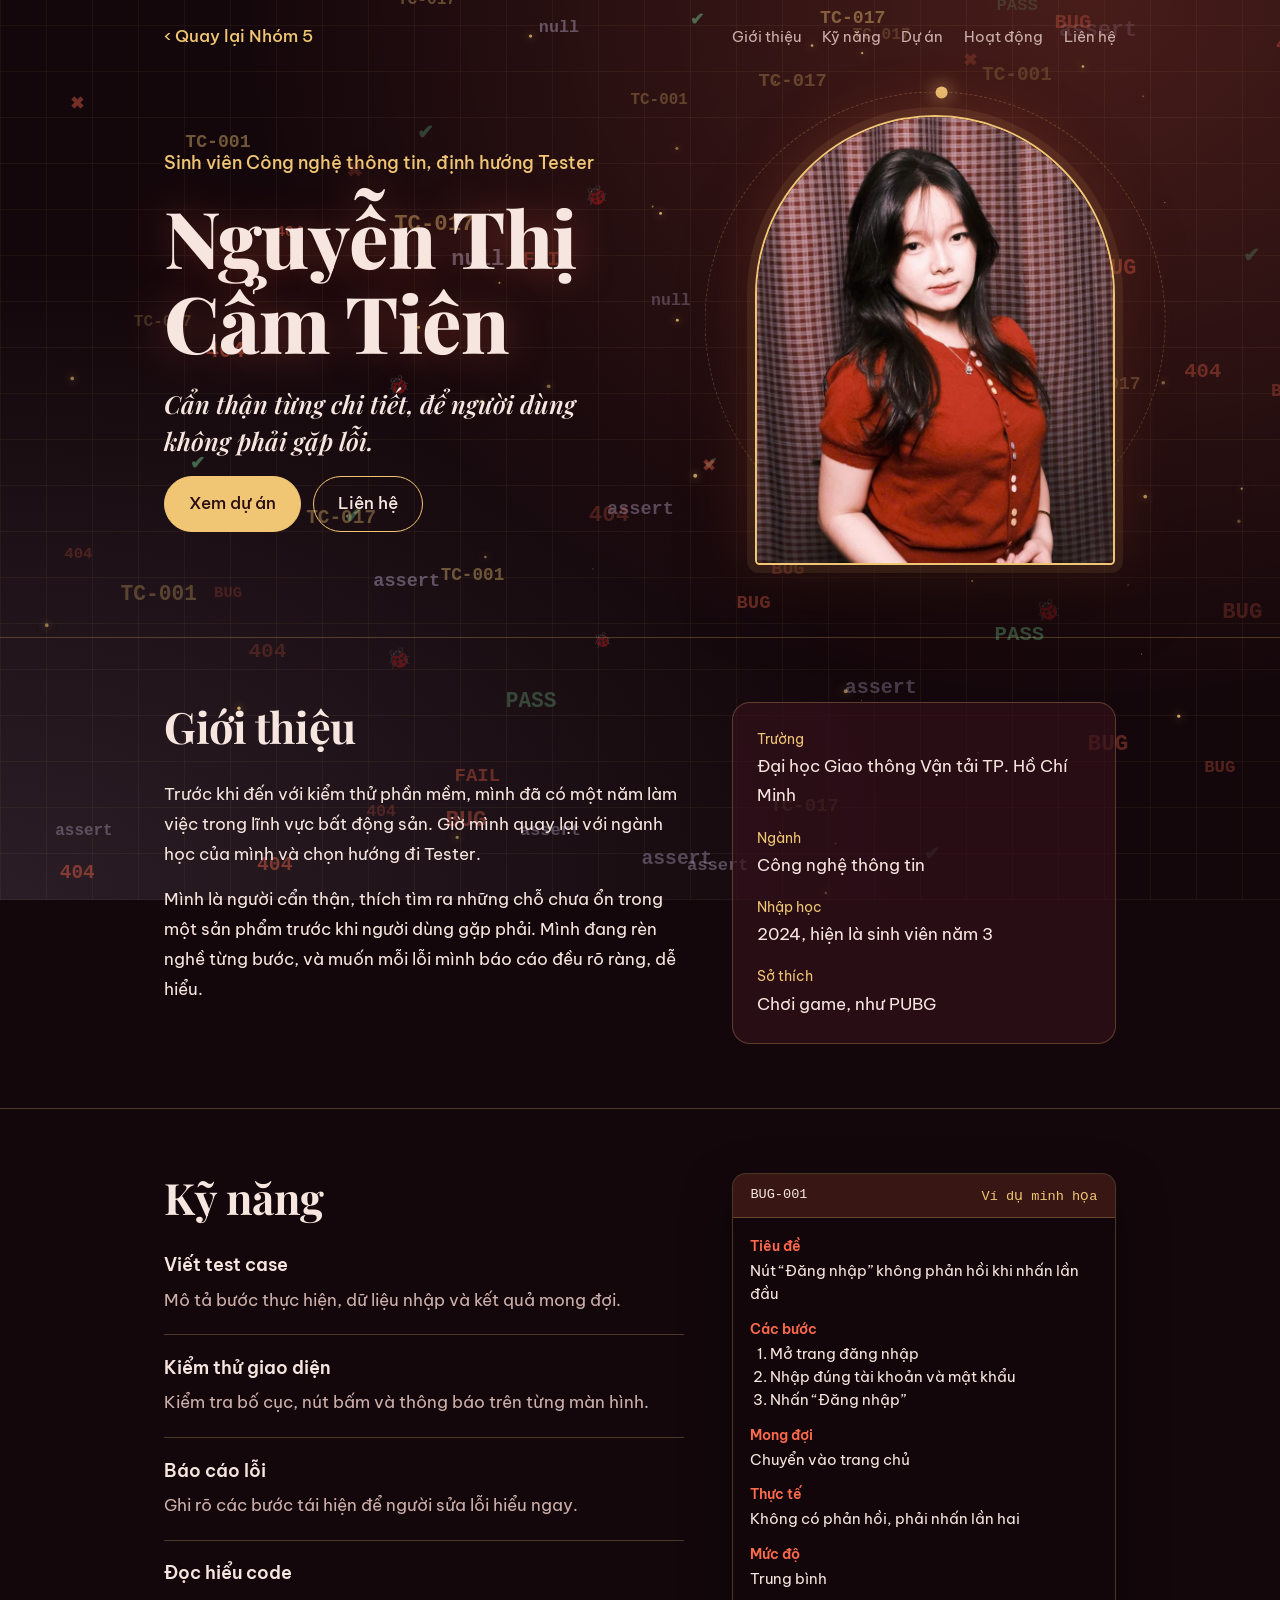
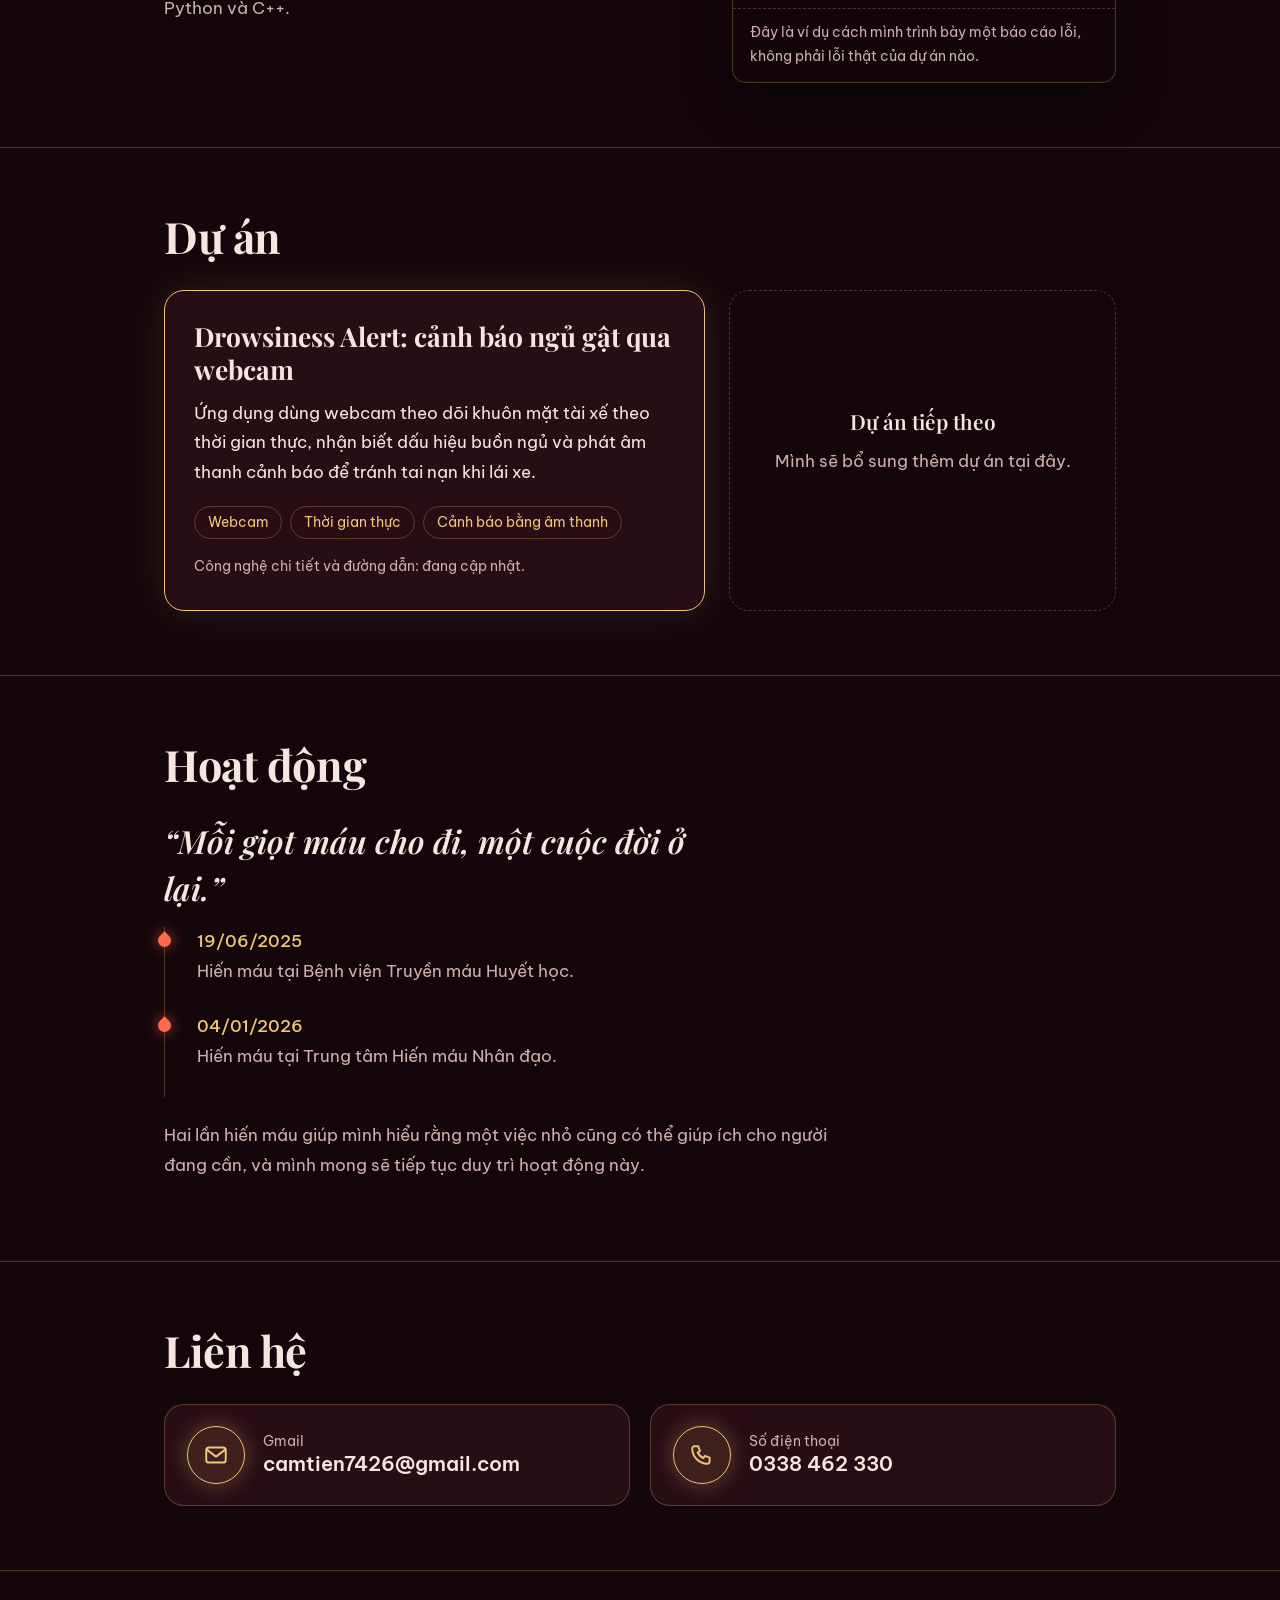
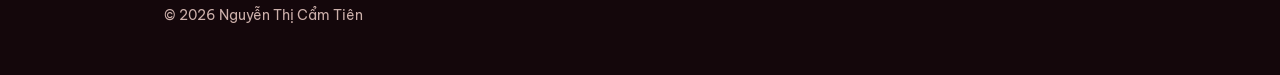
<file: members/tien.html>
<!DOCTYPE html>
<html lang="vi">
<head>
<meta charset="utf-8">
<meta name="viewport" content="width=device-width, initial-scale=1">
<title>Nguyễn Thị Cẩm Tiên – Sinh viên IT, định hướng Tester</title>
<meta name="description" content="Portfolio của Nguyễn Thị Cẩm Tiên, sinh viên Công nghệ thông tin định hướng kiểm thử phần mềm.">
<link rel="preconnect" href="https://fonts.googleapis.com">
<link rel="preconnect" href="https://fonts.gstatic.com" crossorigin>
<link href="https://fonts.googleapis.com/css2?family=Be+Vietnam+Pro:wght@400;500;600&family=Playfair+Display:ital,wght@0,600;0,700;0,800;1,600;1,700&display=swap" rel="stylesheet">
<link rel="stylesheet" href="../assets/member.css">
</head>
<body data-view="member">
<canvas id="magic" data-mode="tester"></canvas>
<div class="lens" id="lens" aria-hidden="true"></div>
<div id="view-member">
<header class="top">
    <div class="wrap">
      <a class="back" href="../index.html">‹ Quay lại Nhóm 5</a>
      <nav aria-label="Điều hướng chính">
        <a href="#gioi-thieu">Giới thiệu</a><a href="#ky-nang">Kỹ năng</a><a href="#du-an">Dự án</a><a href="#hoat-dong">Hoạt động</a><a href="#lien-he">Liên hệ</a>
      </nav>
    </div>
  </header>

  <main>
    <div class="hero">
      <div class="wrap">
        <div>
          <p class="role">Sinh viên Công nghệ thông tin, định hướng Tester</p>
          <h1>Nguyễn Thị Cẩm Tiên</h1>
          <p class="lead">Cẩn thận từng chi tiết, để người dùng không phải gặp lỗi.</p>
          <div class="btns"><a class="btn main" href="#du-an">Xem dự án</a><a class="btn alt" href="#lien-he">Liên hệ</a></div>
        </div>
        <div class="portrait">
          <div class="orb" aria-hidden="true"></div>
          <div class="arch"><img src="../assets/tien.jpg" alt="Ảnh chân dung Nguyễn Thị Cẩm Tiên" width="760" height="944"></div>
        </div>
      </div>
    </div>

    <section id="gioi-thieu">
      <div class="wrap cols">
        <div>
          <h2>Giới thiệu</h2>
          <p>Trước khi đến với kiểm thử phần mềm, mình đã có một năm làm việc trong lĩnh vực bất động sản. Giờ mình quay lại với ngành học của mình và chọn hướng đi Tester.</p>
          <p>Mình là người cẩn thận, thích tìm ra những chỗ chưa ổn trong một sản phẩm trước khi người dùng gặp phải. Mình đang rèn nghề từng bước, và muốn mỗi lỗi mình báo cáo đều rõ ràng, dễ hiểu.</p>
        </div>
        <dl class="facts">
          <div><dt>Trường</dt><dd>Đại học Giao thông Vận tải TP. Hồ Chí Minh</dd></div>
          <div><dt>Ngành</dt><dd>Công nghệ thông tin</dd></div>
          <div><dt>Nhập học</dt><dd>2024, hiện là sinh viên năm 3</dd></div>
          <div><dt>Sở thích</dt><dd>Chơi game, như PUBG</dd></div>
        </dl>
      </div>
    </section>

    <section id="ky-nang">
      <div class="wrap cols">
        <div>
          <h2>Kỹ năng</h2>
          <div class="skill"><h3>Viết test case</h3><p>Mô tả bước thực hiện, dữ liệu nhập và kết quả mong đợi.</p></div>
          <div class="skill"><h3>Kiểm thử giao diện</h3><p>Kiểm tra bố cục, nút bấm và thông báo trên từng màn hình.</p></div>
          <div class="skill"><h3>Báo cáo lỗi</h3><p>Ghi rõ các bước tái hiện để người sửa lỗi hiểu ngay.</p></div>
          <div class="skill"><h3>Đọc hiểu code</h3><p>Python và C++.</p></div>
        </div>
        <div class="ticket" role="group" aria-label="Ví dụ một báo cáo lỗi">
          <div class="th"><span>BUG-001</span><em>Ví dụ minh họa</em></div>
          <dl>
            <div><dt>Tiêu đề</dt><dd>Nút “Đăng nhập” không phản hồi khi nhấn lần đầu</dd></div>
            <div><dt>Các bước</dt><dd><ol><li>Mở trang đăng nhập</li><li>Nhập đúng tài khoản và mật khẩu</li><li>Nhấn “Đăng nhập”</li></ol></dd></div>
            <div><dt>Mong đợi</dt><dd>Chuyển vào trang chủ</dd></div>
            <div><dt>Thực tế</dt><dd>Không có phản hồi, phải nhấn lần hai</dd></div>
            <div><dt>Mức độ</dt><dd>Trung bình</dd></div>
          </dl>
          <p class="note">Đây là ví dụ cách mình trình bày một báo cáo lỗi, không phải lỗi thật của dự án nào.</p>
        </div>
      </div>
    </section>

    <section id="du-an">
      <div class="wrap">
        <h2>Dự án</h2>
        <div class="projects">
          <article class="project">
            <h3>Drowsiness Alert: cảnh báo ngủ gật qua webcam</h3>
            <p>Ứng dụng dùng webcam theo dõi khuôn mặt tài xế theo thời gian thực, nhận biết dấu hiệu buồn ngủ và phát âm thanh cảnh báo để tránh tai nạn khi lái xe.</p>
            <ul class="tags"><li>Webcam</li><li>Thời gian thực</li><li>Cảnh báo bằng âm thanh</li></ul>
            <small>Công nghệ chi tiết và đường dẫn: đang cập nhật.</small>
          </article>
          <article class="project empty">
            <h3>Dự án tiếp theo</h3>
            <p>Mình sẽ bổ sung thêm dự án tại đây.</p>
          </article>
        </div>
      </div>
    </section>

    <section id="hoat-dong">
      <div class="wrap">
        <h2>Hoạt động</h2>
        <p class="quote">“Mỗi giọt máu cho đi, một cuộc đời ở lại.”</p>
        <ul class="timeline">
          <li><time datetime="2025-06-19">19/06/2025</time><p>Hiến máu tại Bệnh viện Truyền máu Huyết học.</p></li>
          <li><time datetime="2026-01-04">04/01/2026</time><p>Hiến máu tại Trung tâm Hiến máu Nhân đạo.</p></li>
        </ul>
        <p class="more">Hai lần hiến máu giúp mình hiểu rằng một việc nhỏ cũng có thể giúp ích cho người đang cần, và mình mong sẽ tiếp tục duy trì hoạt động này.</p>
      </div>
    </section>

    <section id="lien-he" class="contact">
      <div class="wrap">
        <h2>Liên hệ</h2>
        <div class="reach">
          <a class="rc" href="mailto:camtien7426@gmail.com">
            <span class="ic"><svg viewBox="0 0 24 24" aria-hidden="true"><rect x="3" y="5" width="18" height="14" rx="2.5"/><path d="m4 7.5 8 6 8-6"/></svg></span>
            <span><small>Gmail</small><b>camtien7426@gmail.com</b></span>
          </a>
          <a class="rc" href="tel:0338462330">
            <span class="ic"><svg viewBox="0 0 24 24" aria-hidden="true"><path d="M5 4h3.5l1.7 4.3-2.2 1.4a11 11 0 0 0 5.3 5.3l1.4-2.2L19 14.5V18a2 2 0 0 1-2 2A14 14 0 0 1 3 6a2 2 0 0 1 2-2z"/></svg></span>
            <span><small>Số điện thoại</small><b>0338 462 330</b></span>
          </a>
        </div>
      </div>
    </section>
  </main>
  <footer><div class="wrap">© 2026 Nguyễn Thị Cẩm Tiên</div></footer>
</div>
<script src="../assets/magic.js"></script>
</body>
</html>
</file>
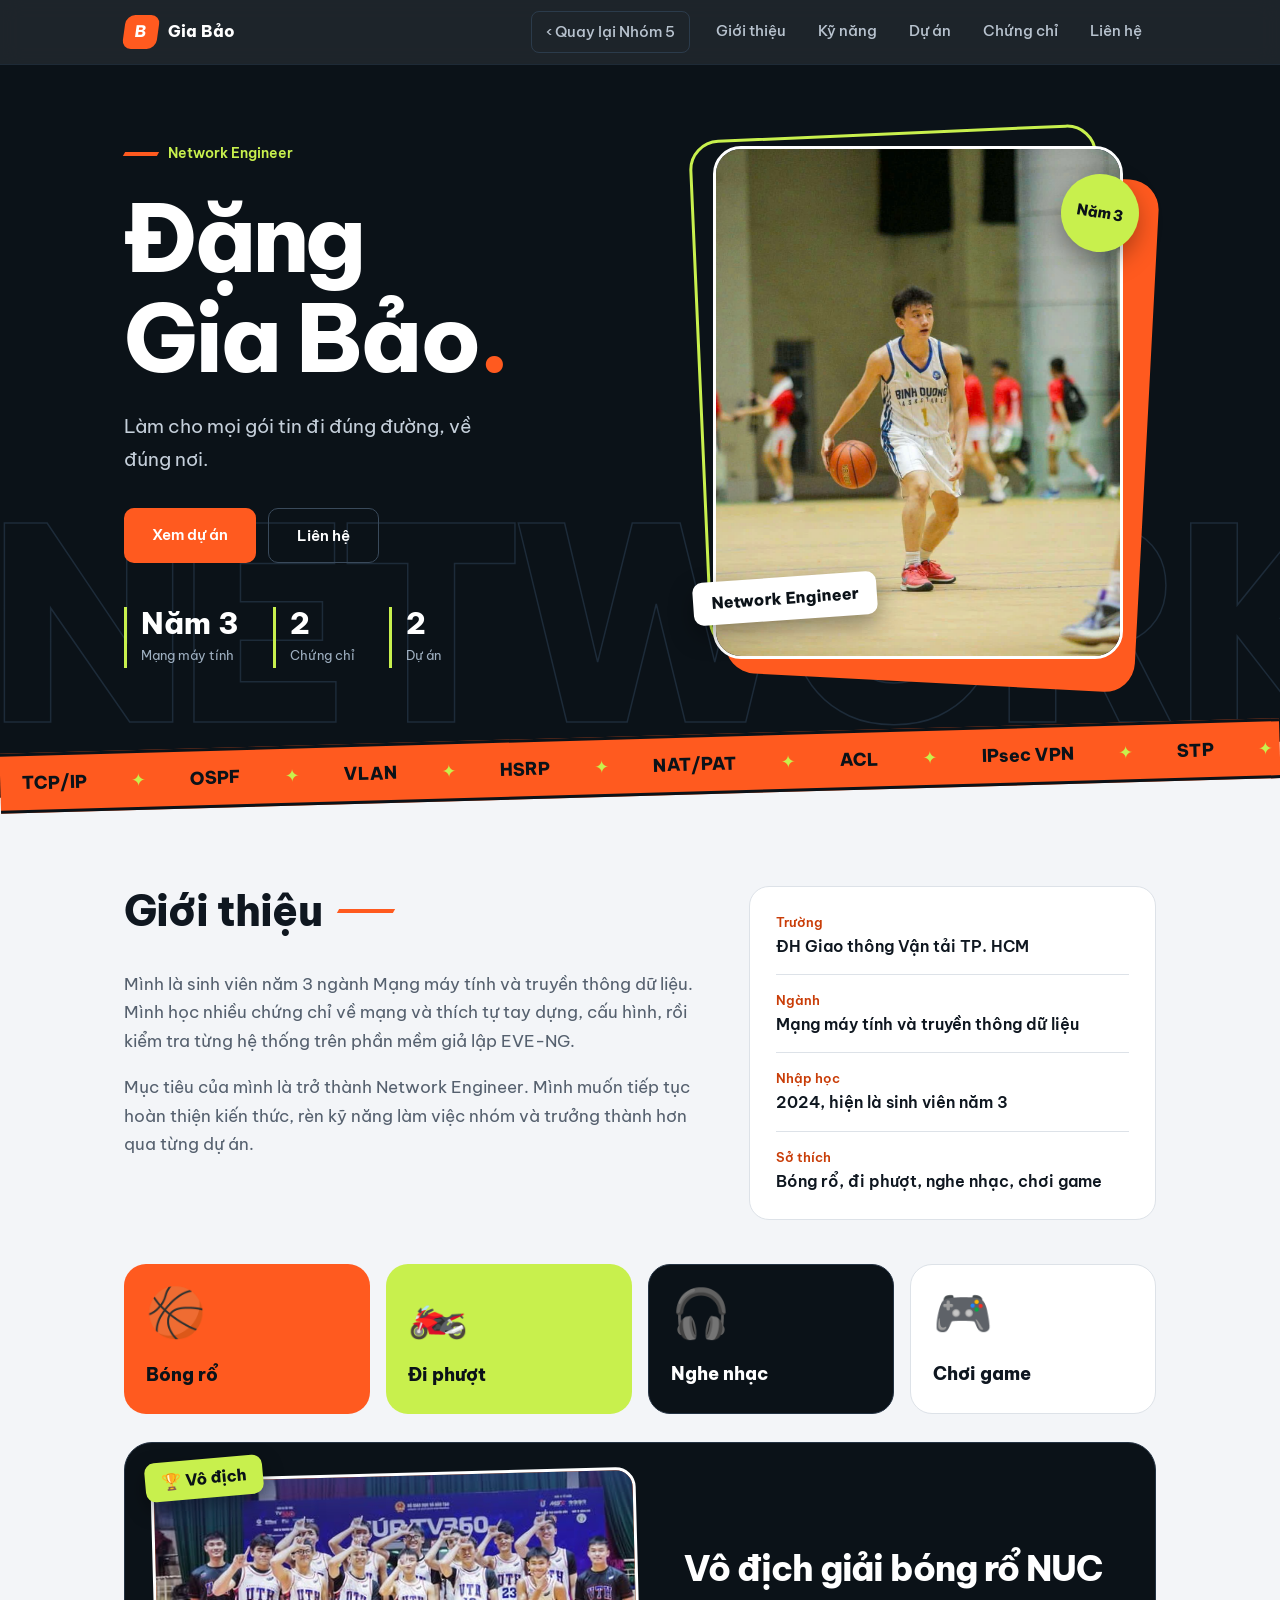
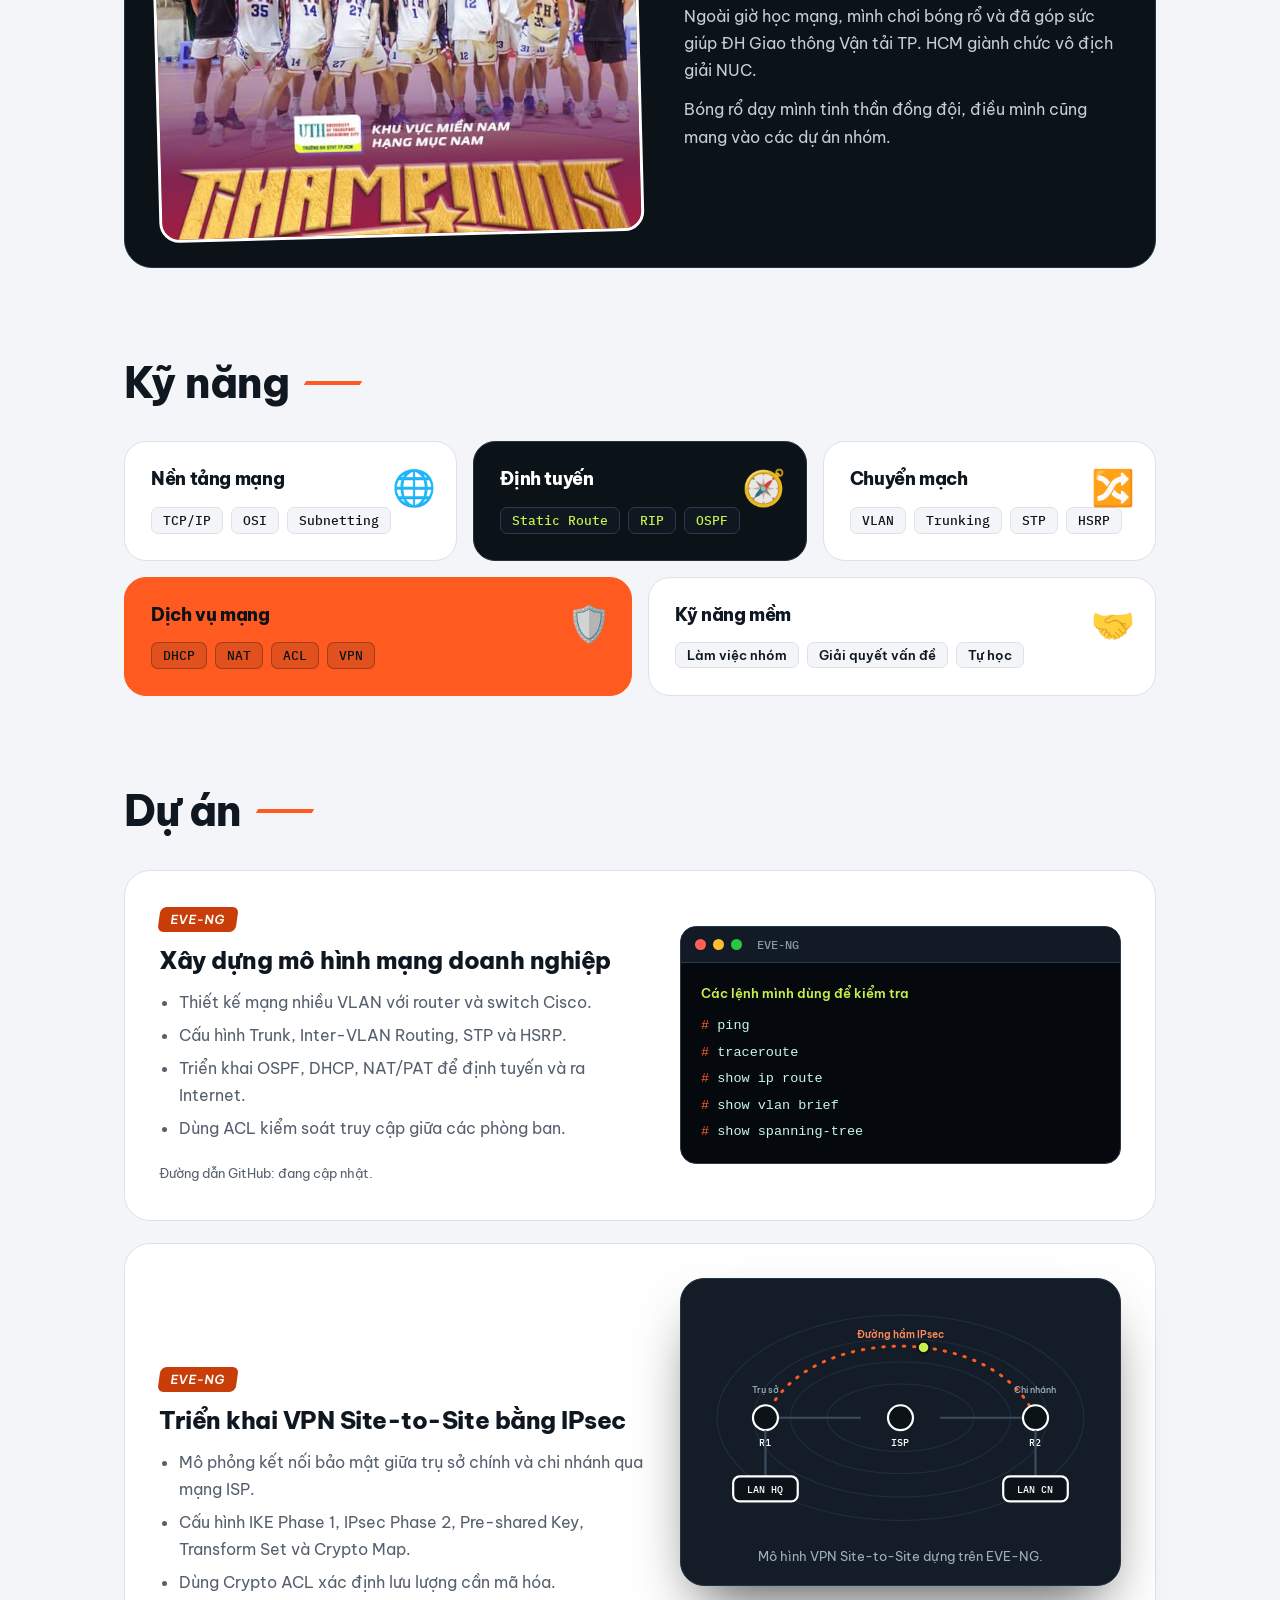
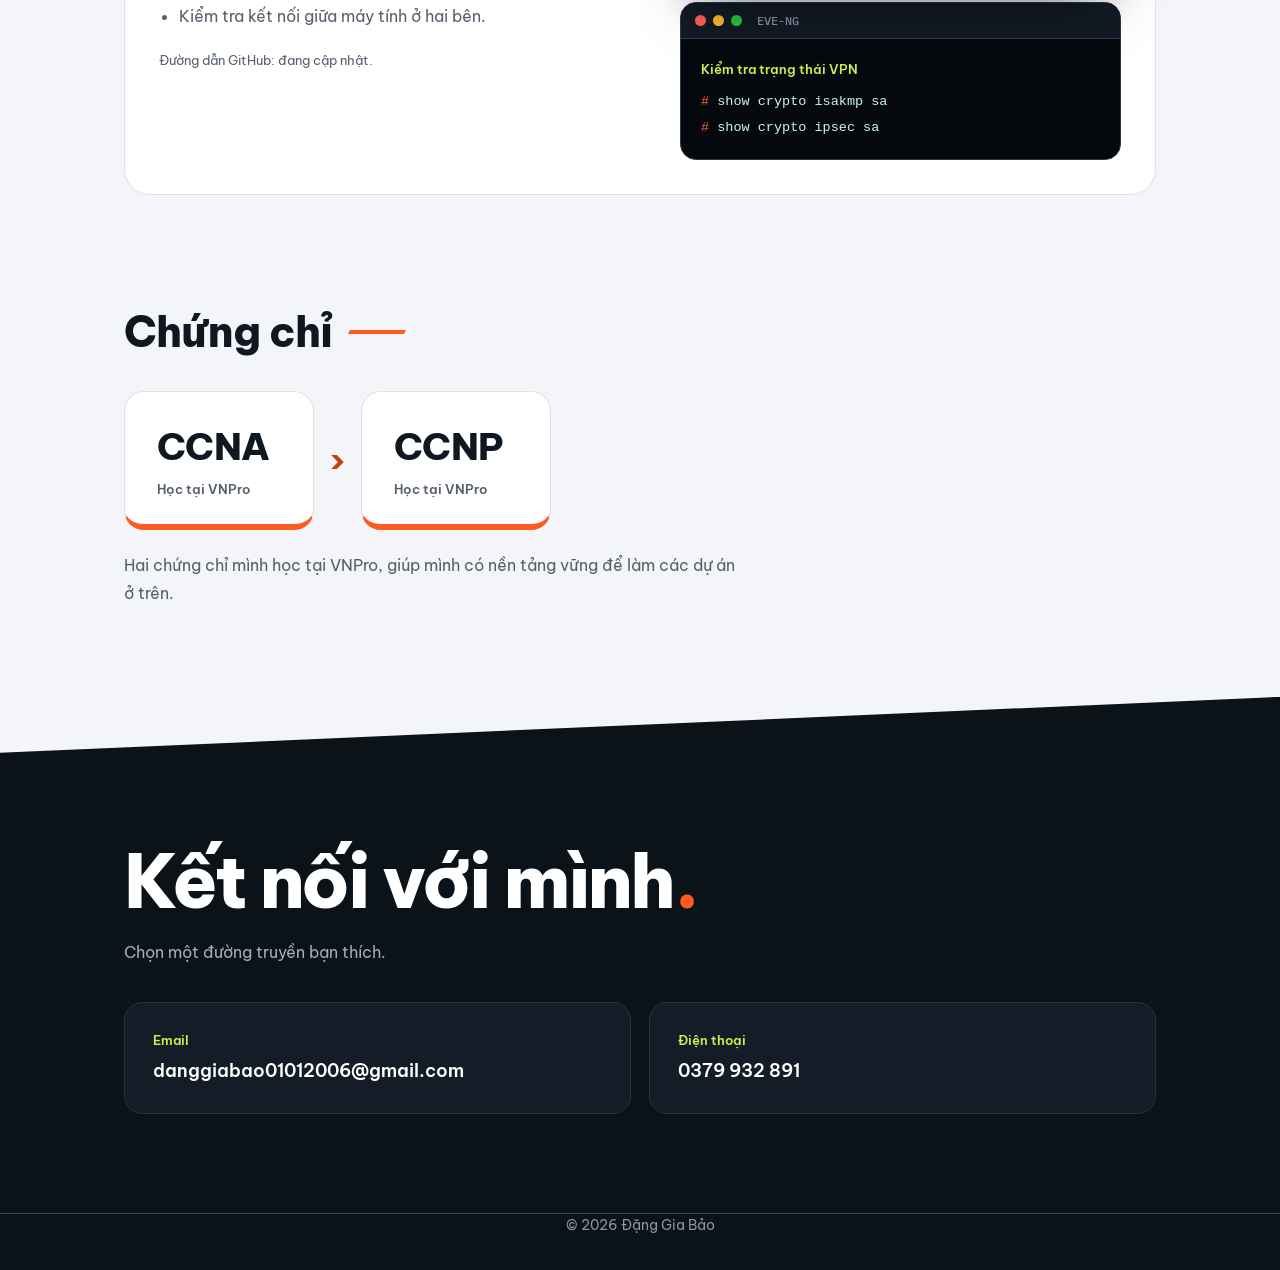
<file: members/bao/bao.html>
<!DOCTYPE html>
<html lang="vi">
<head>
<meta charset="utf-8">
<meta name="viewport" content="width=device-width, initial-scale=1, viewport-fit=cover">
<title>Đặng Gia Bảo – Sinh viên Mạng máy tính, định hướng Network Engineer</title>
<meta name="description" content="Portfolio của Đặng Gia Bảo, sinh viên Mạng máy tính và truyền thông dữ liệu, định hướng Network Engineer.">
<link rel="preconnect" href="https://fonts.googleapis.com">
<link rel="preconnect" href="https://fonts.gstatic.com" crossorigin>
<link href="https://fonts.googleapis.com/css2?family=Be+Vietnam+Pro:wght@400;500;600;800&family=IBM+Plex+Mono:wght@400;500&display=swap" rel="stylesheet">
<style>
:root{
  --bg:#f3f5f8;--surface:#fff;--ink:#0f1720;--muted:#55606e;--line:#dde2e8;
  --accent:#ff5a1f;--accent-ink:#c93d08;--lime:#c8f04d;--night:#0b1218;--night2:#141d27;
  box-sizing:border-box;padding-top:env(safe-area-inset-top,0px);padding-bottom:env(safe-area-inset-bottom,0px)}
@media (prefers-color-scheme:dark){:root:not([data-theme="light"]){--bg:#0b1016;--surface:#141b23;--ink:#f2f5f8;--muted:#9aa6b4;--line:#243040;--accent-ink:#ff7a45}}
:root[data-theme="dark"]{--bg:#0b1016;--surface:#141b23;--ink:#f2f5f8;--muted:#9aa6b4;--line:#243040;--accent-ink:#ff7a45}
*{box-sizing:border-box}
html{scroll-behavior:smooth;scroll-padding-top:calc(env(safe-area-inset-top,0px) + 84px)}
body{margin:0;background:var(--bg);color:var(--ink);font-family:'Be Vietnam Pro',system-ui,sans-serif;font-size:16px;line-height:1.7;-webkit-font-smoothing:antialiased;overflow-x:hidden}
body::before{content:"";position:fixed;inset:0 0 auto;height:env(safe-area-inset-top,0px);background:var(--night);z-index:90}
h1,h2,h3{font-weight:800;letter-spacing:-.02em;line-height:1.2;margin:0}
a{color:inherit}
.wrap{max-width:1080px;margin:0 auto;padding:0 24px;position:relative}
:focus-visible{outline:3px solid var(--accent);outline-offset:3px;border-radius:6px}

.top{position:sticky;top:env(safe-area-inset-top,0px);z-index:80;background:rgba(11,18,24,.92);backdrop-filter:blur(10px);-webkit-backdrop-filter:blur(10px);border-bottom:1px solid #1e2a36}
.top .wrap{display:flex;justify-content:space-between;align-items:center;height:64px;gap:16px}
#pg{position:absolute;left:0;right:0;bottom:-1px;height:3px;background:linear-gradient(90deg,var(--accent),var(--lime));transform:scaleX(0);transform-origin:0 50%}
.logo{display:flex;align-items:center;gap:10px;color:#fff;font-weight:800;text-decoration:none}
.logo i{display:grid;place-items:center;width:34px;height:34px;background:var(--accent);font-style:normal;border-radius:9px;transform:skewX(-8deg)}
.top nav{display:flex;gap:4px}
.top nav a{color:#b8c3cf;text-decoration:none;font-weight:500;font-size:14.5px;padding:8px 14px;border-radius:8px}
.top nav a:hover{color:#fff;background:#1a2530}

/* hero */
.hero{position:relative;background:var(--night);color:#fff;padding:72px 0 130px;clip-path:polygon(0 0,100% 0,100% calc(100% - 56px),0 100%)}
.wm{position:absolute;left:-1vw;bottom:40px;font-weight:800;font-size:clamp(6rem,21vw,17rem);line-height:1;letter-spacing:-.05em;color:transparent;-webkit-text-stroke:1.5px #1d2b39;white-space:nowrap;pointer-events:none;user-select:none}
.hero .wrap{display:grid;grid-template-columns:1.05fr 1fr;gap:56px;align-items:center}
.role{display:inline-flex;align-items:center;gap:10px;font-weight:600;font-size:14px;color:var(--lime);margin:0 0 22px}
.role::before{content:"";width:34px;height:4px;background:var(--accent);transform:skewX(-30deg)}
.hero h1{font-size:clamp(3.2rem,8.5vw,5.8rem);line-height:1.08;letter-spacing:-.035em;margin-bottom:22px}
.hero h1 span{color:var(--accent)}
.lead{font-size:1.2rem;color:#c5cfda;max-width:30ch;margin:0 0 32px}
.btns{display:flex;gap:12px;flex-wrap:wrap}
.btn{font-weight:600;font-size:15px;text-decoration:none;padding:14px 28px;border-radius:10px;transition:transform .15s,background .15s}
.btn.main{background:var(--accent);color:#fff}.btn.main:hover{background:#ff7340;transform:translateY(-2px)}
.btn.alt{border:1.5px solid #3a4a5b;color:#fff}.btn.alt:hover{border-color:#fff}
.stats{display:flex;gap:34px;margin-top:44px;flex-wrap:wrap}
.stats div{border-left:3px solid var(--lime);padding-left:14px}
.stats b{display:block;font-size:1.9rem;font-weight:800;line-height:1.1}
.stats small{color:#9fb0c1;font-size:13px}

.map{position:relative;margin:0 0 30px;background:var(--night2);border:1px solid #243242;border-radius:24px;padding:14px;box-shadow:0 30px 60px -20px rgba(0,0,0,.7)}
.map svg{display:block;width:100%;height:auto}
.map figcaption{padding:10px 8px 4px;font-size:13px;color:#9fb0c1;text-align:center}
.term{position:absolute;left:-30px;bottom:-34px;background:#05090d;border:1px solid #2b3b4b;border-radius:12px;padding:10px 16px;font:500 12.5px/1.7 'IBM Plex Mono',monospace;color:#c9f7e4;box-shadow:0 14px 30px rgba(0,0,0,.5)}
.term b{color:var(--accent);font-weight:500}.term u{text-decoration:none;color:var(--lime)}
.ct{fill:none;stroke:#1f2e3d;stroke-width:1.5}
.cab{fill:none;stroke:#3a4c5e;stroke-width:3}
.tun{fill:none;stroke:#ff5a1f;stroke-width:4;stroke-linecap:round;stroke-dasharray:2 12;animation:flow 1s linear infinite}
@keyframes flow{to{stroke-dashoffset:-14}}
.pin{fill:#0b1218;stroke:#fff;stroke-width:3}
.map text{fill:#fff;font-family:'IBM Plex Mono',monospace;font-size:14px;font-weight:500}
.map text.s{fill:#9fb0c1;font-family:'Be Vietnam Pro',sans-serif;font-size:12.5px}
.map text.o{fill:#ff8a5c;font-family:'Be Vietnam Pro',sans-serif;font-weight:600;font-size:13px}

/* ticker */
.tick{position:relative;z-index:2;margin-top:-62px;background:var(--accent);color:var(--night);transform:rotate(-1.6deg);overflow:hidden;border-block:3px solid var(--night);white-space:nowrap}
.tick div{display:inline-block;padding:12px 0;font-weight:800;font-size:1.1rem;animation:slide 28s linear infinite}
.tick span{margin:0 22px}.tick span::after{content:"✦";margin-left:44px;color:var(--lime)}
@keyframes slide{to{transform:translateX(-50%)}}
@media (prefers-reduced-motion:reduce){.tun,.tick div{animation:none}.pk{display:none}}

/* sections */
section{padding:90px 0 0}
h2{font-size:clamp(1.9rem,4vw,2.6rem);margin-bottom:34px;display:flex;align-items:center;gap:16px}
h2::after{content:"";height:4px;width:56px;background:var(--accent);transform:skewX(-30deg)}
.cols{display:grid;grid-template-columns:1.4fr 1fr;gap:56px;align-items:start}
.cols p{margin:0 0 18px;font-size:1.05rem;color:var(--muted)}
.facts{margin:0;background:var(--surface);border:1px solid var(--line);border-radius:20px;padding:10px 26px}
.facts div{padding:14px 0;border-bottom:1px solid var(--line)}.facts div:last-child{border:0}
.facts dt{font-size:13px;font-weight:600;color:var(--accent-ink)}
.facts dd{margin:0;font-weight:600}

.fun{display:grid;grid-template-columns:repeat(4,1fr);gap:16px;margin-top:44px}
.tile{border-radius:22px;padding:24px 22px;min-height:150px;display:flex;flex-direction:column;justify-content:space-between;font-weight:800;font-size:1.15rem;color:var(--night);transition:transform .25s}
.tile em{font-style:normal;font-size:3rem;line-height:1;display:block;transition:transform .25s}
.tile:hover{transform:translateY(-6px) rotate(-2deg)}.tile:hover em{transform:scale(1.2) rotate(10deg)}
.tile:nth-child(1){background:var(--accent)}.tile:nth-child(2){background:var(--lime)}
.tile:nth-child(3){background:var(--night);color:#fff;border:1px solid #243242}.tile:nth-child(4){background:var(--surface);color:var(--ink);border:1px solid var(--line)}

.stack{display:grid;grid-template-columns:repeat(6,1fr);gap:16px}
.layer{grid-column:span 2;background:var(--surface);border:1px solid var(--line);border-radius:22px;padding:26px;position:relative;overflow:hidden}
.layer.w{grid-column:span 3}
.layer em{position:absolute;right:20px;top:16px;font-style:normal;font-size:2.2rem;opacity:.9}
.layer h3{font-size:1.15rem;margin-bottom:16px;max-width:80%}
.chips{list-style:none;margin:0;padding:0;display:flex;flex-wrap:wrap;gap:8px}
.chips li{font:500 13px 'IBM Plex Mono',monospace;padding:4px 11px;border-radius:7px;background:var(--bg);border:1px solid var(--line)}
.layer.dk{background:var(--night);color:#fff;border-color:#243242}.dk .chips li{background:#0f1820;border-color:#2b3b4b;color:var(--lime)}
.layer.or{background:var(--accent);color:var(--night);border-color:var(--accent)}.or .chips li{background:rgba(11,18,24,.12);border-color:rgba(11,18,24,.3);color:var(--night)}
.soft .chips li{font-family:'Be Vietnam Pro',sans-serif;font-weight:600}

.proj{display:grid;grid-template-columns:1.1fr 1fr;gap:36px;align-items:center;background:var(--surface);border:1px solid var(--line);border-radius:26px;padding:34px;margin-bottom:22px;transition:transform .2s,border-color .2s}
.proj:hover{transform:translateY(-4px);border-color:var(--accent)}
.tag{display:inline-block;font-weight:600;font-size:12.5px;color:#fff;background:var(--accent-ink);border-radius:6px;padding:2px 12px;margin-bottom:14px;transform:skewX(-8deg)}
.proj h3{font-size:1.5rem;margin-bottom:14px}
.proj ul{margin:0 0 16px;padding-left:20px;color:var(--muted)}.proj li{margin-bottom:6px}
.proj small{color:var(--muted)}
.win{background:#05090d;border:1px solid #2b3b4b;border-radius:16px;overflow:hidden}
.bar{display:flex;align-items:center;gap:7px;padding:10px 14px;background:#121b25;border-bottom:1px solid #2b3b4b}
.bar i{width:11px;height:11px;border-radius:50%;background:#ff5f57}.bar i:nth-child(2){background:#febc2e}.bar i:nth-child(3){background:#28c840}
.bar em{margin-left:8px;font:500 12px 'IBM Plex Mono',monospace;color:#8798aa;font-style:normal}
.cli{margin:0;padding:18px 20px;color:#c9f7e4;font:400 13.5px/1.9 'IBM Plex Mono',monospace;overflow-x:auto}
.cli b{color:var(--accent);font-weight:500}
.cap{display:block;color:var(--lime);font-family:'Be Vietnam Pro',sans-serif;font-size:13px;font-weight:600;margin-bottom:6px}

.path{display:flex;align-items:stretch;gap:0;flex-wrap:wrap;margin-bottom:22px}
.path b{display:flex;flex-direction:column;justify-content:center;min-width:190px;padding:24px 32px;background:var(--surface);border:1px solid var(--line);border-radius:20px;font-size:2.3rem;font-weight:800;letter-spacing:-.02em;border-bottom:6px solid var(--accent)}
.path b small{font-size:13px;font-weight:600;color:var(--muted);letter-spacing:0}
.path b+b{background:var(--night);color:#fff;border-color:#243242;border-bottom-color:var(--lime)}.path b+b small{color:#9fb0c1}
.path span{align-self:center;padding:0 16px;font-size:2rem;color:var(--accent-ink);font-weight:800}
.more{color:var(--muted);max-width:56ch;margin:0}

.contact{margin-top:90px;background:var(--night);color:#fff;clip-path:polygon(0 56px,100% 0,100% 100%,0 100%);padding:140px 0 100px}
.contact h2{font-size:clamp(2.6rem,7vw,4.6rem);letter-spacing:-.035em;margin-bottom:14px;display:block}
.contact h2::after{display:none}.contact h2 span{color:var(--accent)}
.contact p{color:#9fb0c1;margin:0 0 36px}
.reach{display:grid;grid-template-columns:1fr 1fr;gap:18px}
.rc{display:flex;flex-direction:column;gap:4px;text-decoration:none;background:var(--night2);border:1px solid #243242;border-radius:18px;padding:26px 28px;transition:all .15s;overflow-wrap:anywhere}
.rc:hover{border-color:var(--accent);transform:translateY(-3px);background:#1a2531}
.rc small{color:var(--lime);font-weight:600;font-size:13px}.rc b{font-size:1.15rem;font-weight:600}
footer{background:var(--night);color:#8798aa;text-align:center;font-size:14px;padding:0 0 calc(34px + env(safe-area-inset-bottom,0px))}

@media (max-width:900px){
  .hero .wrap,.cols,.proj,.reach{grid-template-columns:1fr}
  .hero{padding:44px 0 110px}.hero .wrap{gap:40px}
  .term{position:static;margin-top:14px}
  .map{margin-bottom:0}
  .fun{grid-template-columns:1fr 1fr}
  .layer,.layer.w{grid-column:span 6}
  section{padding-top:64px}.proj{padding:24px}
  .top nav a:not(:last-child){display:none}
}

.bk{border:1px solid #2b3b4b;margin-right:8px}
.photo{position:relative;margin:0 auto;width:min(100%,410px)}
.photo::before{content:"";position:absolute;inset:24px -24px -24px 24px;background:var(--accent);border-radius:30px;transform:rotate(3deg)}
.photo::after{content:"";position:absolute;inset:-14px 16px 16px -14px;border:3px solid var(--lime);border-radius:30px;transform:rotate(-2.5deg)}
.frame{position:relative;z-index:1;aspect-ratio:4/5;border-radius:28px;overflow:hidden;background:linear-gradient(160deg,#1f3043,#0f1822);border:3px solid #fff}
.frame img{position:absolute;inset:0;width:100%;height:100%;object-fit:cover;object-position:center top}
.ph{position:absolute;inset:0;display:grid;place-items:center;font-size:10rem;font-weight:800;color:#29405a}
.tg1,.tg2{position:absolute;z-index:2;font-weight:800;color:var(--night)}
.tg1{left:-20px;bottom:38px;background:#fff;padding:8px 18px;border-radius:10px;transform:rotate(-4deg);box-shadow:0 10px 24px rgba(0,0,0,.35)}
.tg2{right:-16px;top:28px;background:var(--lime);width:78px;height:78px;border-radius:50%;display:grid;place-items:center;transform:rotate(10deg);font-size:15px;box-shadow:0 10px 24px rgba(0,0,0,.35)}
.stk{display:grid;gap:16px}.stk .map{margin:0}
@media (max-width:900px){.bk{display:none}.photo{width:min(86%,360px);margin-top:10px}}

.champ{display:grid;grid-template-columns:1.1fr 1fr;gap:44px;align-items:center;margin-top:28px;background:var(--night);color:#fff;border:1px solid #243242;border-radius:28px;padding:30px}
.champ h3{font-size:clamp(1.6rem,3.4vw,2.2rem);margin-bottom:14px;letter-spacing:-.03em}
.champ p{margin:0 0 12px;color:#c5cfda}
.shot{position:relative;margin:0}
.frame2{position:relative;aspect-ratio:4/3;border-radius:20px;overflow:hidden;background:linear-gradient(150deg,#ff5a1f,#b93a0a);transform:rotate(-1.5deg);border:3px solid #fff}
.frame2 img{position:absolute;inset:0;width:100%;height:100%;object-fit:cover}
.ph2{position:absolute;inset:0;display:grid;place-items:center;font-size:6rem}
.tg3{position:absolute;left:-10px;top:-14px;z-index:2;background:var(--lime);color:var(--night);font-weight:800;padding:6px 16px;border-radius:10px;transform:rotate(-5deg);box-shadow:0 8px 20px rgba(0,0,0,.4)}
@media (max-width:900px){.champ{grid-template-columns:1fr;padding:22px;gap:26px}}
</style>
</head>
<body>
<header class="top">
  <div class="wrap">
    <a class="logo" href="#top"><i>B</i>Gia Bảo</a>
    <nav aria-label="Điều hướng chính">
      <a class="bk" href="../../index.html">‹ Quay lại Nhóm 5</a><a href="#gioi-thieu">Giới thiệu</a><a href="#ky-nang">Kỹ năng</a><a href="#du-an">Dự án</a><a href="#chung-chi">Chứng chỉ</a><a href="#lien-he">Liên hệ</a>
    </nav>
  </div>
  <div id="pg"></div>
</header>

<main id="top">
  <div class="hero">
    <div class="wm" aria-hidden="true">NETWORK</div>
    <div class="wrap">
      <div>
        <p class="role">Network Engineer</p>
        <h1>Đặng<br>Gia Bảo<span>.</span></h1>
        <p class="lead">Làm cho mọi gói tin đi đúng đường, về đúng nơi.</p>
        <div class="btns"><a class="btn main" href="#du-an">Xem dự án</a><a class="btn alt" href="#lien-he">Liên hệ</a></div>
        <div class="stats">
          <div><b>Năm 3</b><small>Mạng máy tính</small></div>
          <div><b>2</b><small>Chứng chỉ</small></div>
          <div><b>2</b><small>Dự án</small></div>
        </div>
      </div>
      <figure class="photo">
        <div class="frame"><span class="ph" aria-hidden="true">B</span><img src="../../assets/bao.jpg" alt="Ảnh Đặng Gia Bảo"> onerror="this.remove()"></div>
        <span class="tg1">Network Engineer</span><span class="tg2">Năm 3</span>
      </figure>
    </div>
  </div>

  <div class="tick" aria-hidden="true"><div>
    <span>TCP/IP</span><span>OSPF</span><span>VLAN</span><span>HSRP</span><span>NAT/PAT</span><span>ACL</span><span>IPsec VPN</span><span>STP</span><span>DHCP</span><span>EVE-NG</span>
    <span>TCP/IP</span><span>OSPF</span><span>VLAN</span><span>HSRP</span><span>NAT/PAT</span><span>ACL</span><span>IPsec VPN</span><span>STP</span><span>DHCP</span><span>EVE-NG</span>
  </div></div>

  <section id="gioi-thieu">
    <div class="wrap">
      <div class="cols">
        <div>
          <h2>Giới thiệu</h2>
          <p>Mình là sinh viên năm 3 ngành Mạng máy tính và truyền thông dữ liệu. Mình học nhiều chứng chỉ về mạng và thích tự tay dựng, cấu hình, rồi kiểm tra từng hệ thống trên phần mềm giả lập EVE-NG.</p>
          <p>Mục tiêu của mình là trở thành Network Engineer. Mình muốn tiếp tục hoàn thiện kiến thức, rèn kỹ năng làm việc nhóm và trưởng thành hơn qua từng dự án.</p>
        </div>
        <dl class="facts">
          <div><dt>Trường</dt><dd>ĐH Giao thông Vận tải TP. HCM</dd></div>
          <div><dt>Ngành</dt><dd>Mạng máy tính và truyền thông dữ liệu</dd></div>
          <div><dt>Nhập học</dt><dd>2024, hiện là sinh viên năm 3</dd></div>
          <div><dt>Sở thích</dt><dd>Bóng rổ, đi phượt, nghe nhạc, chơi game</dd></div>
        </dl>
      </div>
      <div class="fun">
        <div class="tile"><em>🏀</em>Bóng rổ</div>
        <div class="tile"><em>🏍️</em>Đi phượt</div>
        <div class="tile"><em>🎧</em>Nghe nhạc</div>
        <div class="tile"><em>🎮</em>Chơi game</div>
      </div>
      <div class="champ">
        <figure class="shot">
          <div class="frame2"><span class="ph2" aria-hidden="true">🏆</span><img src="bao1.jpg" alt="Đặng Gia Bảo cùng đội bóng rổ vô địch giải NUC" onerror="this.remove()"></div>
          <span class="tg3">🏆 Vô địch</span>
        </figure>
        <div>
          <h3>Vô địch giải bóng rổ NUC</h3>
          <p>Ngoài giờ học mạng, mình chơi bóng rổ và đã góp sức giúp ĐH Giao thông Vận tải TP. HCM giành chức vô địch giải NUC.</p>
          <p>Bóng rổ dạy mình tinh thần đồng đội, điều mình cũng mang vào các dự án nhóm.</p>
        </div>
      </div>
    </div>
  </section>

  <section id="ky-nang">
    <div class="wrap">
      <h2>Kỹ năng</h2>
      <div class="stack">
        <div class="layer"><em>🌐</em><h3>Nền tảng mạng</h3><ul class="chips"><li>TCP/IP</li><li>OSI</li><li>Subnetting</li></ul></div>
        <div class="layer dk"><em>🧭</em><h3>Định tuyến</h3><ul class="chips"><li>Static Route</li><li>RIP</li><li>OSPF</li></ul></div>
        <div class="layer"><em>🔀</em><h3>Chuyển mạch</h3><ul class="chips"><li>VLAN</li><li>Trunking</li><li>STP</li><li>HSRP</li></ul></div>
        <div class="layer w or"><em>🛡️</em><h3>Dịch vụ mạng</h3><ul class="chips"><li>DHCP</li><li>NAT</li><li>ACL</li><li>VPN</li></ul></div>
        <div class="layer w soft"><em>🤝</em><h3>Kỹ năng mềm</h3><ul class="chips"><li>Làm việc nhóm</li><li>Giải quyết vấn đề</li><li>Tự học</li></ul></div>
      </div>
    </div>
  </section>

  <section id="du-an">
    <div class="wrap">
      <h2>Dự án</h2>
      <article class="proj">
        <div>
          <span class="tag">EVE-NG</span>
          <h3>Xây dựng mô hình mạng doanh nghiệp</h3>
          <ul>
            <li>Thiết kế mạng nhiều VLAN với router và switch Cisco.</li>
            <li>Cấu hình Trunk, Inter-VLAN Routing, STP và HSRP.</li>
            <li>Triển khai OSPF, DHCP, NAT/PAT để định tuyến và ra Internet.</li>
            <li>Dùng ACL kiểm soát truy cập giữa các phòng ban.</li>
          </ul>
          <small>Đường dẫn GitHub: đang cập nhật.</small>
        </div>
        <div class="win"><div class="bar"><i></i><i></i><i></i><em>EVE-NG</em></div>
        <pre class="cli" aria-label="Các lệnh kiểm tra"><code><span class="cap">Các lệnh mình dùng để kiểm tra</span><b>#</b> ping
<b>#</b> traceroute
<b>#</b> show ip route
<b>#</b> show vlan brief
<b>#</b> show spanning-tree</code></pre></div>
      </article>
      <article class="proj">
        <div>
          <span class="tag">EVE-NG</span>
          <h3>Triển khai VPN Site-to-Site bằng IPsec</h3>
          <ul>
            <li>Mô phỏng kết nối bảo mật giữa trụ sở chính và chi nhánh qua mạng ISP.</li>
            <li>Cấu hình IKE Phase 1, IPsec Phase 2, Pre-shared Key, Transform Set và Crypto Map.</li>
            <li>Dùng Crypto ACL xác định lưu lượng cần mã hóa.</li>
            <li>Kiểm tra kết nối giữa máy tính ở hai bên.</li>
          </ul>
          <small>Đường dẫn GitHub: đang cập nhật.</small>
        </div>
        <div class="stk"><figure class="map">
        <svg viewBox="0 0 560 330" role="img" aria-label="Sơ đồ VPN Site-to-Site: trụ sở và chi nhánh nối với nhau qua mạng ISP bằng đường hầm IPsec">
          <ellipse class="ct" cx="280" cy="170" rx="250" ry="140"/><ellipse class="ct" cx="280" cy="170" rx="200" ry="108"/>
          <ellipse class="ct" cx="280" cy="170" rx="150" ry="76"/><ellipse class="ct" cx="280" cy="170" rx="100" ry="46"/>
          <path id="tp" class="tun" d="M96 170 C 150 40, 410 40, 464 170"/>
          <circle class="pk" r="8" fill="#c8f04d" stroke="#0b1218" stroke-width="3"><animateMotion dur="2.8s" repeatCount="indefinite"><mpath href="#tp"/></animateMotion></circle>
          <text class="o" x="280" y="62" text-anchor="middle">Đường hầm IPsec</text>
          <path class="cab" d="M96 170 H 226 M334 170 H 464"/>
          <circle class="pin" cx="96" cy="170" r="17"/><text x="96" y="208" text-anchor="middle">R1</text>
          <circle class="pin" cx="280" cy="170" r="17"/><text x="280" y="208" text-anchor="middle">ISP</text>
          <circle class="pin" cx="464" cy="170" r="17"/><text x="464" y="208" text-anchor="middle">R2</text>
          <text class="s" x="96" y="136" text-anchor="middle">Trụ sở</text><text class="s" x="464" y="136" text-anchor="middle">Chi nhánh</text>
          <path class="cab" d="M96 187 V 250 M464 187 V 250"/>
          <rect class="pin" x="52" y="250" width="88" height="34" rx="9"/><text x="96" y="272" text-anchor="middle">LAN HQ</text>
          <rect class="pin" x="420" y="250" width="88" height="34" rx="9"/><text x="464" y="272" text-anchor="middle">LAN CN</text>
        </svg>
        <figcaption>Mô hình VPN Site-to-Site dựng trên EVE-NG.</figcaption>
      </figure><div class="win"><div class="bar"><i></i><i></i><i></i><em>EVE-NG</em></div>
        <pre class="cli" aria-label="Các lệnh kiểm tra"><code><span class="cap">Kiểm tra trạng thái VPN</span><b>#</b> show crypto isakmp sa
<b>#</b> show crypto ipsec sa</code></pre></div></div>
      </article>
    </div>
  </section>

  <section id="chung-chi">
    <div class="wrap">
      <h2>Chứng chỉ</h2>
      <div class="path"><b>CCNA<small>Học tại VNPro</small></b><span aria-hidden="true">›</span><b>CCNP<small>Học tại VNPro</small></b></div>
      <p class="more">Hai chứng chỉ mình học tại VNPro, giúp mình có nền tảng vững để làm các dự án ở trên.</p>
    </div>
  </section>

  <section id="lien-he" class="contact">
    <div class="wrap">
      <h2>Kết nối với mình<span>.</span></h2>
      <p>Chọn một đường truyền bạn thích.</p>
      <div class="reach">
        <a class="rc" href="mailto:danggiabao01012006@gmail.com"><small>Email</small><b>danggiabao01012006@gmail.com</b></a>
        <a class="rc" href="tel:0379932891"><small>Điện thoại</small><b>0379 932 891</b></a>
      </div>
    </div>
  </section>
</main>
<footer><div class="wrap">© 2026 Đặng Gia Bảo</div></footer>
<script>
(function(){var pg=document.getElementById('pg');function u(){var h=document.documentElement,m=h.scrollHeight-h.clientHeight;pg.style.transform='scaleX('+(m>0?h.scrollTop/m:0)+')'}addEventListener('scroll',u,{passive:true});u()})();
</script>
</body>
</html>
</file>
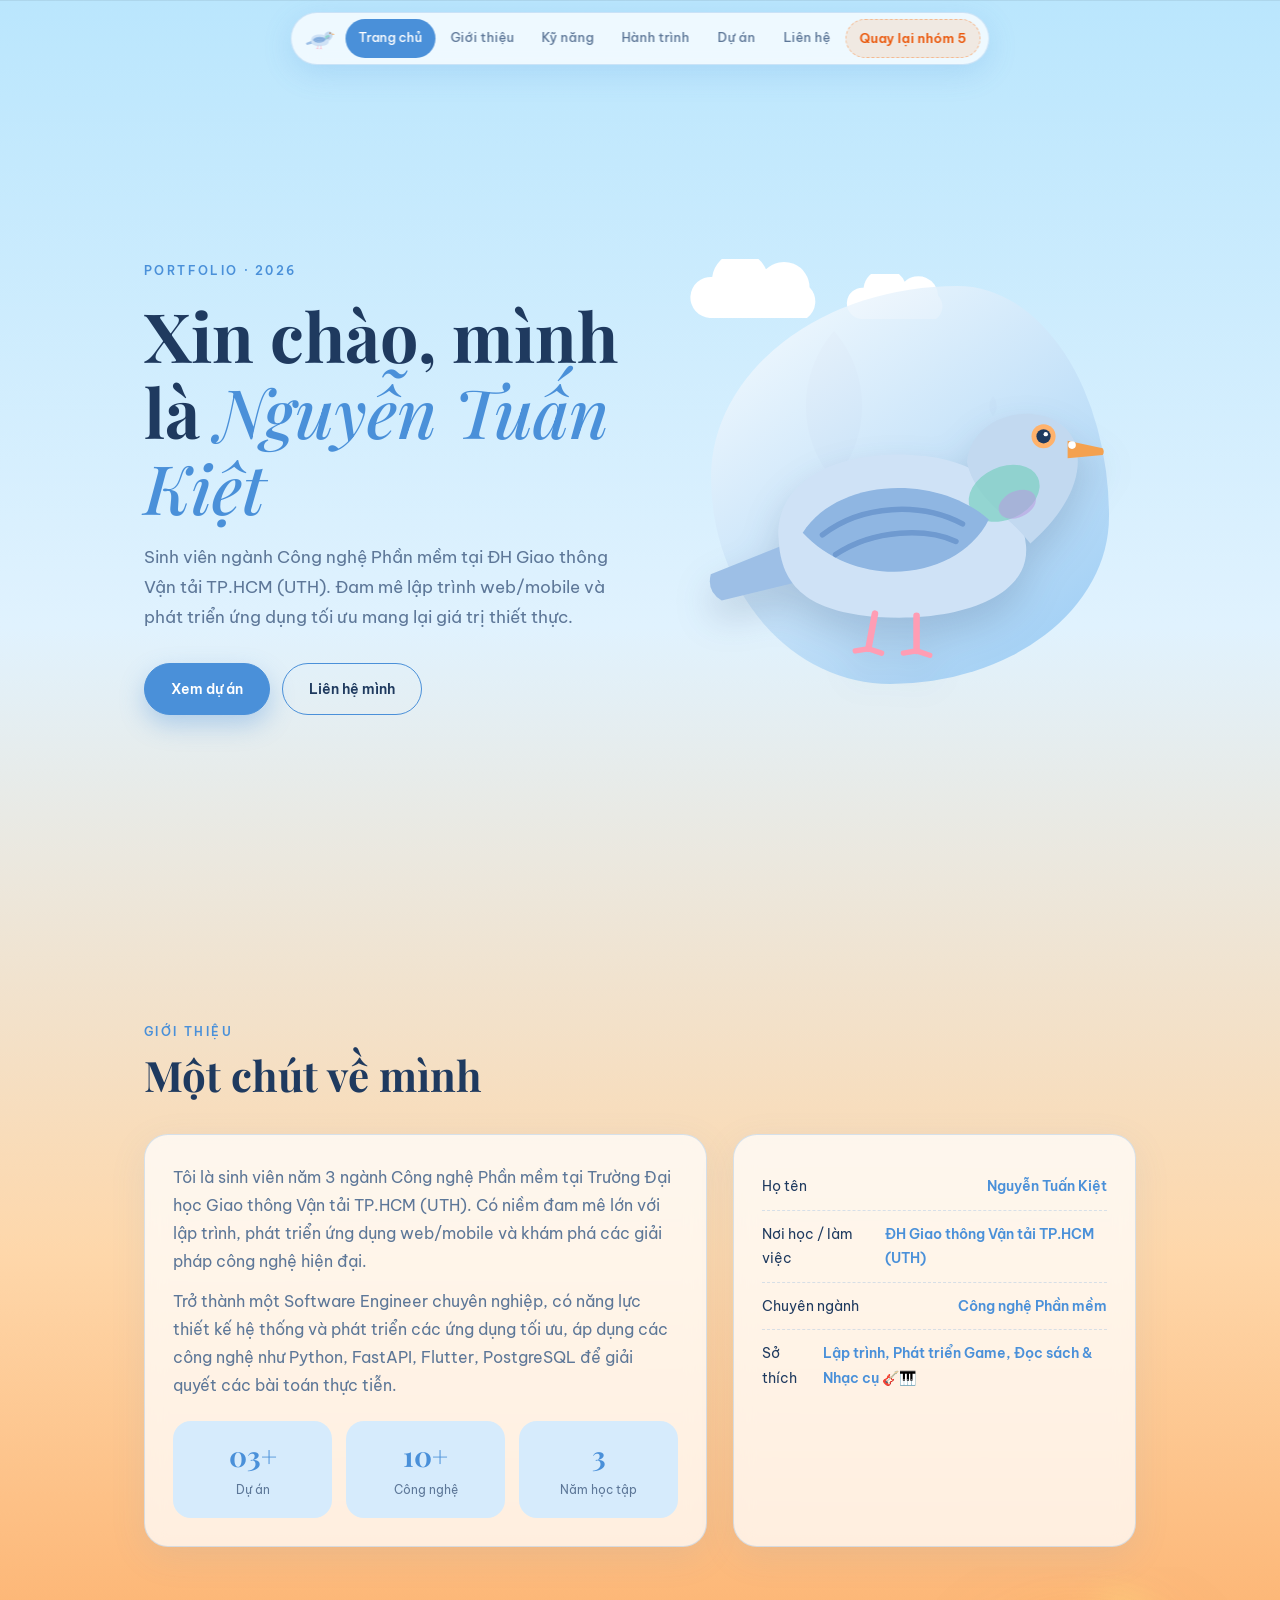
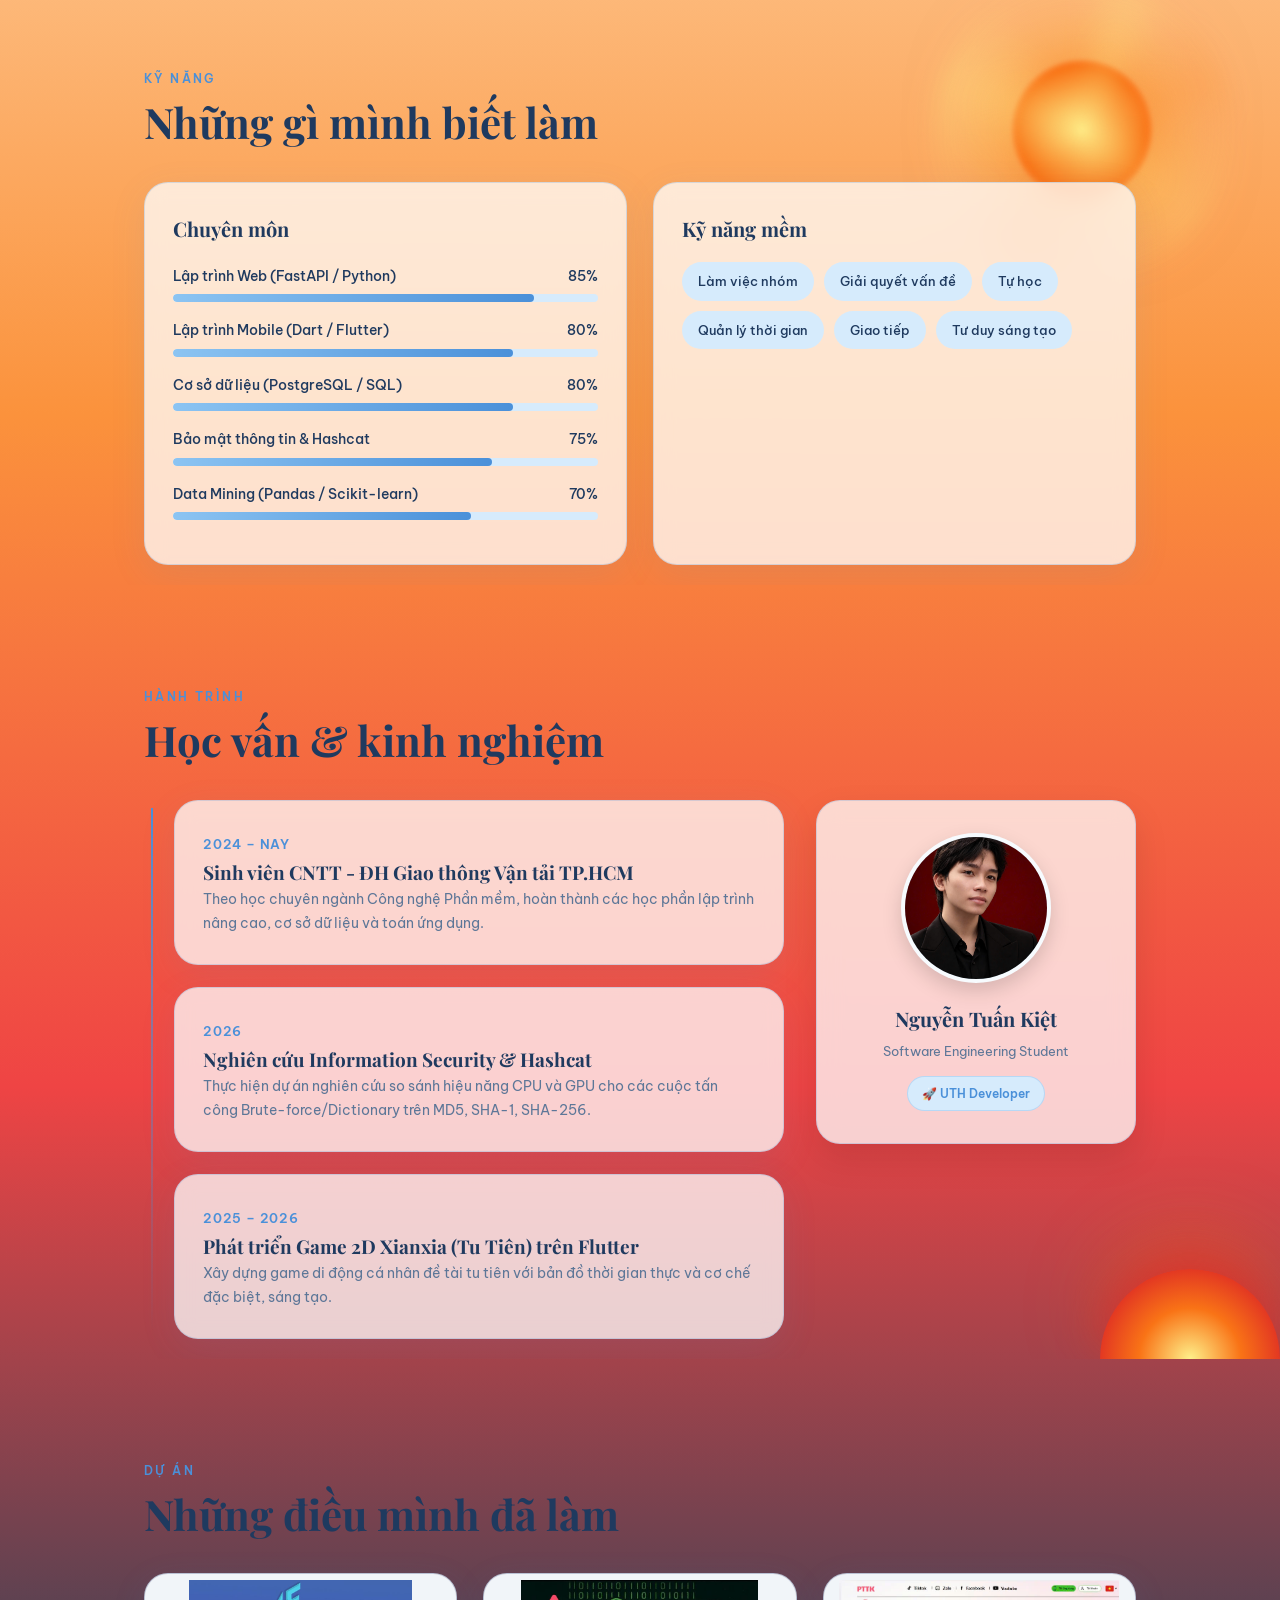
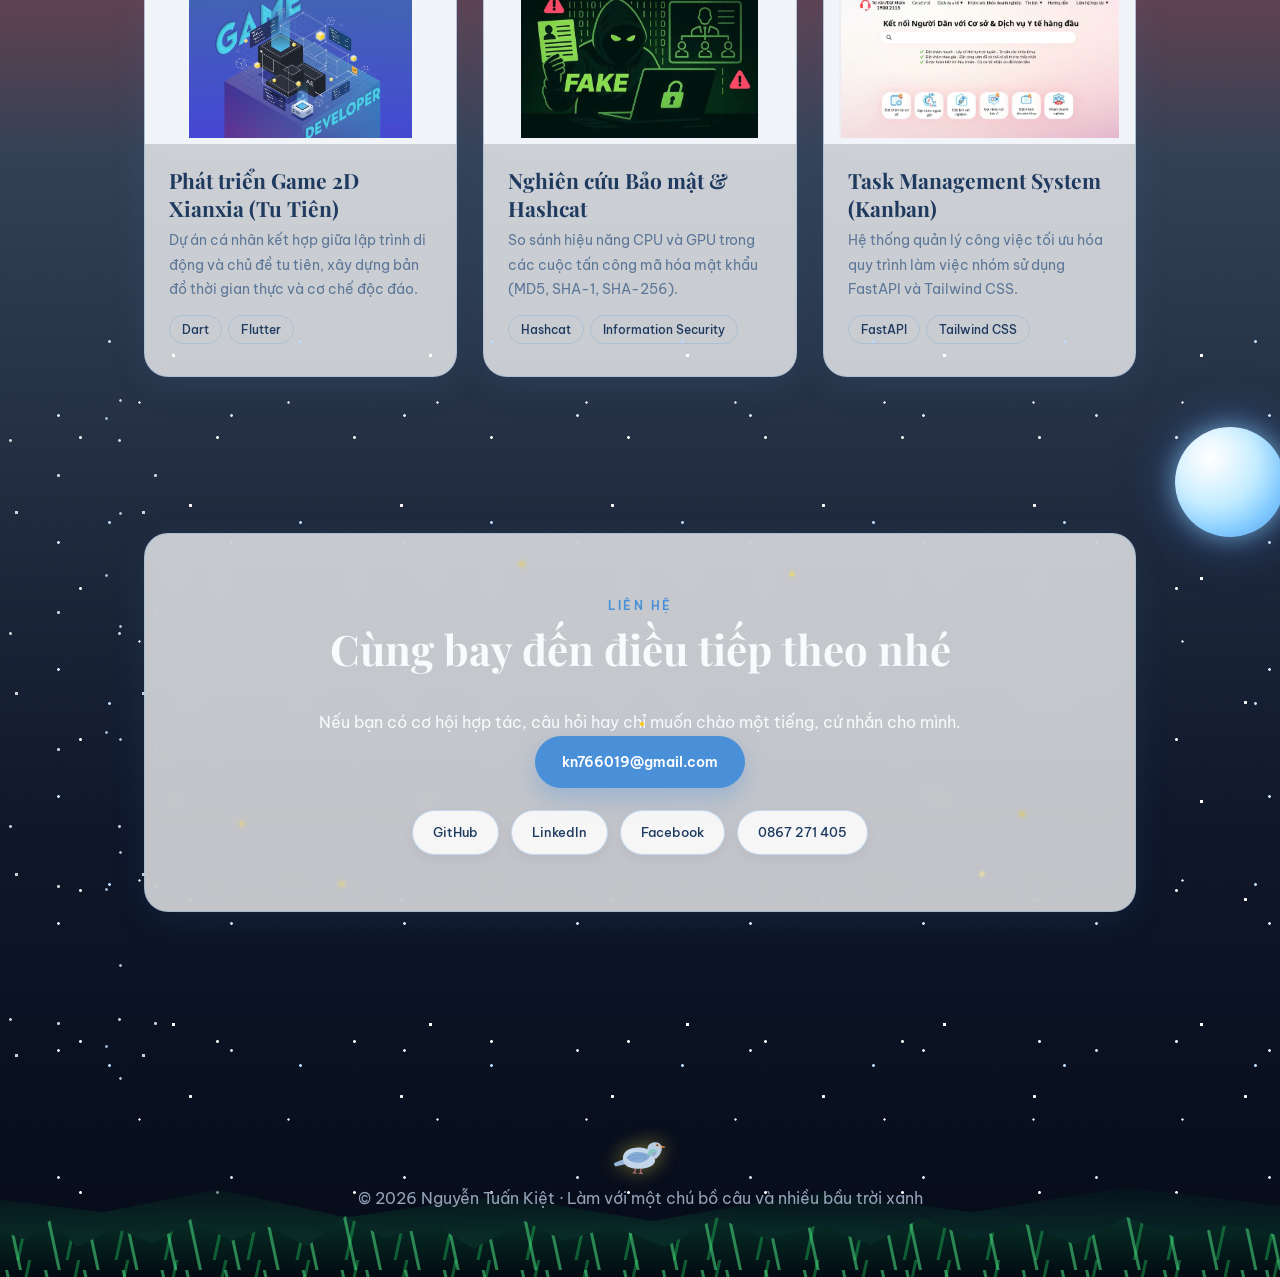
<file: members/kiet/kiet.html>
<!DOCTYPE html>
<html lang="vi">
<head>
<meta charset="UTF-8">
<meta name="viewport" content="width=device-width, initial-scale=1, viewport-fit=cover">
<title>NguyenTuanKiet – Portfolio</title>
<link rel="preconnect" href="https://fonts.googleapis.com">
<link href="https://fonts.googleapis.com/css2?family=Be+Vietnam+Pro:wght@300;400;500;600&family=Playfair+Display:ital,wght@0,500;0,700;1,500&display=swap" rel="stylesheet">
<link rel="stylesheet" href="css/style.css">
</head>
<body>
<svg width="0" height="0" style="position:absolute" aria-hidden="true"><defs>
<symbol id="pg" viewBox="0 0 380 300" fill="#c2d9f0">
  <path d="M78 186 L8 214 Q4 230 18 238 L92 220Z" fill="#9dbfe6"/>
  <path d="M70 182 C66 122 136 98 204 106 C256 112 292 142 296 188 C300 236 232 258 160 253 C98 248 72 226 70 182Z" fill="#cfe2f6"/>
  <path d="M242 112 C246 62 322 52 340 92 C352 124 330 160 300 186 C278 158 250 146 242 112Z" fill="#c2d9f0"/>
  <ellipse cx="276" cy="140" rx="34" ry="24" fill="#7fd0c4" opacity=".75" transform="rotate(-25 276 140)"/>
  <ellipse cx="288" cy="150" rx="18" ry="12" fill="#b99be0" opacity=".55" transform="rotate(-25 288 150)"/>
  <path d="M92 176 C124 126 214 122 262 164 C234 220 142 230 92 176Z" fill="#8fb6e2"/>
  <path d="M110 178 C146 150 200 148 238 168 M122 196 C158 172 206 172 232 184" stroke="#6f9ad0" stroke-width="5" fill="none" stroke-linecap="round"/>
  <circle cx="312" cy="88" r="11" fill="#ffb26b"/><circle cx="312" cy="88" r="6.5" fill="#1f3a5f"/><circle cx="314" cy="86" r="2" fill="#fff"/>
  <path d="M334 92 L366 99 Q368 102 366 105 L334 108Z" fill="#f4a14f"/><circle cx="338" cy="96" r="3.5" fill="#fff"/>
  <path d="M158 250 L152 282 M196 252 L196 284" stroke="#ff9db4" stroke-width="6" stroke-linecap="round"/>
  <path d="M140 284 L152 282 L164 286 M184 286 L196 284 L208 288" stroke="#ff9db4" stroke-width="5" fill="none" stroke-linecap="round"/>
</symbol>
<symbol id="ft" viewBox="0 0 14 28">
  <path
    d="M7 0 C14 8 14 20 7 28 C0 20 0 8 7 0Z"
    fill="#c2d9f0"
  />
</symbol>
</defs></svg>

<nav class="nav">
  <span class="lg"><svg class="pgsvg" viewBox="0 0 380 300"><use href="#pg"/></svg></span>
  <div class="sc">
    <a class="l on" href="#home">Trang chủ</a><a class="l" href="#about">Giới thiệu</a><a class="l" href="#skills">Kỹ năng</a><a class="l" href="#journey">Hành trình</a><a class="l" href="#projects">Dự án</a><a class="l" href="#contact">Liên hệ</a>
    <a class="l back-group-btn" href="../../index.html">Quay lại nhóm 5</a>
  </div>
</nav>

<main>
<section id="home" style="padding-top:0"><div class="wrap hero">
  <div>
    <span class="eyebrow">Portfolio · 2026</span>
    <h1>Xin chào, mình là <em>Nguyễn Tuấn Kiệt</em></h1>
    <p class="lead">Sinh viên ngành Công nghệ Phần mềm tại ĐH Giao thông Vận tải TP.HCM (UTH). Đam mê lập trình web/mobile và phát triển ứng dụng tối ưu mang lại giá trị thiết thực.</p>
    <div class="btns"><a class="btn p" href="#projects">Xem dự án</a><a class="btn o" href="#contact">Liên hệ mình</a></div>
  </div>
  <div class="art">
    <div class="blob"></div>
    <svg class="cl" style="left:-4%;top:10%;width:34%" viewBox="0 0 120 50"><path d="M20 46a16 16 0 0 1 2-32 22 22 0 0 1 42-6 20 20 0 0 1 34 14 16 16 0 0 1-2 24z"/></svg>
    <svg class="cl" style="right:-2%;top:62%;width:26%;animation-delay:-4s" viewBox="0 0 120 50"><path d="M20 46a16 16 0 0 1 2-32 22 22 0 0 1 42-6 20 20 0 0 1 34 14 16 16 0 0 1-2 24z"/></svg>
    <svg class="ft" style="left:22%;top:0"><use href="#ft"/></svg>
    <svg class="ft" style="left:70%;top:4%;animation-delay:-3s;width:10px"><use href="#ft"/></svg>
    <svg class="pgsvg" viewBox="0 0 380 300"><use href="#pg"/></svg>
  </div>
</div></section>

<section id="about"><div class="wrap">
  <span class="kick">Giới thiệu</span><h2 class="rv">Một chút về mình</h2>
  <div class="ab rv">
    <div class="card">
      <p>Tôi là sinh viên năm 3 ngành Công nghệ Phần mềm tại Trường Đại học Giao thông Vận tải TP.HCM (UTH). Có niềm đam mê lớn với lập trình, phát triển ứng dụng web/mobile và khám phá các giải pháp công nghệ hiện đại.</p>
      <p>Trở thành một Software Engineer chuyên nghiệp, có năng lực thiết kế hệ thống và phát triển các ứng dụng tối ưu, áp dụng các công nghệ như Python, FastAPI, Flutter, PostgreSQL để giải quyết các bài toán thực tiễn.</p>
      <div class="stats"><div><strong>03+</strong><span>Dự án</span></div><div><strong>10+</strong><span>Công nghệ</span></div><div><strong>3</strong><span>Năm học tập</span></div></div>
    </div>
    <div class="card"><ul class="facts">
      <li><span>Họ tên</span><b>Nguyễn Tuấn Kiệt</b></li><li><span>Nơi học / làm việc</span><b>ĐH Giao thông Vận tải TP.HCM (UTH)</b></li><li><span>Chuyên ngành</span><b>Công nghệ Phần mềm</b></li>
      <li>
  <span>Sở thích</span>
  <div class="hobby-container">
    <b class="hobby-tag" id="hobbyToggle">Lập trình, Phát triển Game, Đọc sách & Nhạc cụ 🎸🎹</b>
    <!-- Ô trống/khu vực hiển thị trực quan các nhạc cụ bên dưới -->
    <div class="instruments-box" id="instrumentsBox">
      <div class="inst-card">
        <svg class="inst-icon" viewBox="0 0 24 24" fill="none" stroke="currentColor" stroke-width="2">
          <rect x="2" y="5" width="20" height="14" rx="2"/>
          <path d="M6 5v8M10 5v8M14 5v8M18 5v8"/>
          <path d="M8 5v5M12 5v5M16 5v5" stroke-width="2.5"/>
        </svg>
        <span>Piano</span>
      </div>
      <div class="inst-card">
        <svg class="inst-icon" viewBox="0 0 24 24" fill="none" stroke="currentColor" stroke-width="2">
          <path d="M19 3l-4 4"/>
          <path d="M14 8l-7.5 7.5a3.5 3.5 0 1 0 5 5L19 13"/>
          <circle cx="15.5" cy="10.5" r="1.5" fill="currentColor"/>
        </svg>
        <span>Guitar</span>
      </div>
    </div>
  </div>
</li>
    </ul></div>
  </div>
</div></section>

<section id="skills"><div class="wrap">
  <span class="kick">Kỹ năng</span><h2 class="rv">Những gì mình biết làm</h2>
  <div class="sk rv">
    <div class="card" id="bars"></div>
    <div class="card"><h3 class="serif" style="font-size:20px;margin-bottom:16px">Kỹ năng mềm</h3>
      <div class="chips"><span>Làm việc nhóm</span><span>Giải quyết vấn đề</span><span>Tự học</span><span>Quản lý thời gian</span><span>Giao tiếp</span><span>Tư duy sáng tạo</span></div>
    </div>
  </div>
</div></section>

<section id="journey"><div class="wrap">
  <span class="kick">Hành trình</span><h2 class="rv">Học vấn & kinh nghiệm</h2>
  
  <!-- Bố cục lưới chia 2 cột: Cột mốc hành trình và Cột khung ảnh cá nhân -->
  <div class="journey-grid">
    <div class="tl">
      <div class="it rv card"><small>2024 – NAY</small><h3>Sinh viên CNTT - ĐH Giao thông Vận tải TP.HCM</h3><p>Theo học chuyên ngành Công nghệ Phần mềm, hoàn thành các học phần lập trình nâng cao, cơ sở dữ liệu và toán ứng dụng.</p></div>
      <div class="it rv card"><small>2026</small><h3>Nghiên cứu Information Security & Hashcat</h3><p>Thực hiện dự án nghiên cứu so sánh hiệu năng CPU và GPU cho các cuộc tấn công Brute-force/Dictionary trên MD5, SHA-1, SHA-256.</p></div>
      <div class="it rv card"><small>2025 – 2026</small><h3>Phát triển Game 2D Xianxia (Tu Tiên) trên Flutter</h3><p>Xây dựng game di động cá nhân đề tài tu tiên với bản đồ thời gian thực và cơ chế đặc biệt, sáng tạo.</p></div>
    </div>

    <!-- Ô trang trí gắn ảnh cá nhân kiet.jpg -->
    <div class="avatar-card rv card">
      <div class="avatar-frame">
        <!-- Đảm bảo bạn đặt ảnh kiet.jpg vào chung thư mục hoặc đúng đường dẫn (vd: images/kiet.jpg) -->
        <img src="images/kiet.jpg" alt="Nguyễn Tuấn Kiệt" onerror="this.src='data:image/svg+xml;utf8,<svg xmlns=\'http://www.w3.org/2000/svg\' width=\'200\' height=\'200\'><rect width=\'100%\' height=\'100%\' fill=\'%23d6ebfc\'/><text x=\'50%\' y=\'50%\' dominant-baseline=\'middle\' text-anchor=\'middle\' font-family=\'sans-serif\' font-size=\'14\' fill=\'%231f3a5f\'>Ảnh: kiet.jpg</text></svg>'">
      </div>
      <h3>Nguyễn Tuấn Kiệt</h3>
      <p>Software Engineering Student</p>
      <div class="avatar-badge">🚀 UTH Developer</div>
    </div>
  </div>
</div></section>

<section id="projects"><div class="wrap">
  <span class="kick">Dự án</span><h2 class="rv">Những điều mình đã làm</h2>
  <div class="pj">
    <!-- Dự án 1: Game Tu Tiên -->
    <article class="card pc rv">
      <div class="cv">
        <img src="images/project1.jpg" alt="Game 2D Xianxia" onerror="this.src='data:image/svg+xml;utf8,<svg xmlns=\'http://www.w3.org/2000/svg\' width=\'300\' height=\'170\'><rect width=\'100%\' height=\'100%\' fill=\'%23d6ebfc\'/><text x=\'50%\' y=\'50%\' dominant-baseline=\'middle\' text-anchor=\'middle\' font-family=\'sans-serif\' font-size=\'14\' fill=\'%231f3a5f\'>Ảnh: xianxia-game.jpg</text></svg>'">
      </div>
      <div class="bd">
        <h3>Phát triển Game 2D Xianxia (Tu Tiên)</h3>
        <p>Dự án cá nhân kết hợp giữa lập trình di động và chủ đề tu tiên, xây dựng bản đồ thời gian thực và cơ chế độc đáo.</p>
        <div class="tg"><span>Dart</span><span>Flutter</span></div>
      </div>
    </article>

    <!-- Dự án 2: Nghiên cứu Bảo mật & Hashcat -->
    <article class="card pc rv">
      <div class="cv">
        <img src="images/project2.jpg" alt="Nghiên cứu Hashcat" onerror="this.src='data:image/svg+xml;utf8,<svg xmlns=\'http://www.w3.org/2000/svg\' width=\'300\' height=\'170\'><rect width=\'100%\' height=\'100%\' fill=\'%23d6ebfc\'/><text x=\'50%\' y=\'50%\' dominant-baseline=\'middle\' text-anchor=\'middle\' font-family=\'sans-serif\' font-size=\'14\' fill=\'%231f3a5f\'>Ảnh: security-hashcat.jpg</text></svg>'">
      </div>
      <div class="bd">
        <h3>Nghiên cứu Bảo mật & Hashcat</h3>
        <p>So sánh hiệu năng CPU và GPU trong các cuộc tấn công mã hóa mật khẩu (MD5, SHA-1, SHA-256).</p>
        <div class="tg"><span>Hashcat</span><span>Information Security</span></div>
      </div>
    </article>

    <!-- Dự án 3: Task Management System -->
    <article class="card pc rv">
      <div class="cv">
        <img src="images/project3.jpg" alt="Task Management System" onerror="this.src='data:image/svg+xml;utf8,<svg xmlns=\'http://www.w3.org/2000/svg\' width=\'300\' height=\'170\'><rect width=\'100%\' height=\'100%\' fill=\'%23d6ebfc\'/><text x=\'50%\' y=\'50%\' dominant-baseline=\'middle\' text-anchor=\'middle\' font-family=\'sans-serif\' font-size=\'14\' fill=\'%231f3a5f\'>Ảnh: task-kanban.jpg</text></svg>'">
      </div>
      <div class="bd">
        <h3>Task Management System (Kanban)</h3>
        <p>Hệ thống quản lý công việc tối ưu hóa quy trình làm việc nhóm sử dụng FastAPI và Tailwind CSS.</p>
        <div class="tg"><span>FastAPI</span><span>Tailwind CSS</span></div>
      </div>
    </article>
  </div>
</div></section>

<section id="contact">
  <div class="night-stars" aria-hidden="true"></div>
  <div class="wrap">
  <div class="card ct rv">
    <span class="kick">Liên hệ</span>
    <h2>Cùng bay đến điều tiếp theo nhé</h2>
    <p>Nếu bạn có cơ hội hợp tác, câu hỏi hay chỉ muốn chào một tiếng, cứ nhắn cho mình.</p>
    <a class="btn p" href="mailto:kn766019@gmail.com">kn766019@gmail.com</a>
    <div class="soc">
  <a href="https://github.com/KietNguyen12363" target="_blank" rel="noopener noreferrer">GitHub</a>
  <a href="#" target="_blank" rel="noopener noreferrer">LinkedIn</a>
  <a href="https://www.facebook.com/nguyen.kiet.464170" target="_blank" rel="noopener noreferrer">Facebook</a>
  <a href="tel:0867271405">0867 271 405</a>
</div>
</div></section>
</main>

<footer><svg class="pgsvg" viewBox="0 0 380 300"><use href="#pg"/></svg><p>© 2026 Nguyễn Tuấn Kiệt · Làm với một chú bồ câu và nhiều bầu trời xanh</p></footer>

<script src="js/main.js"></script>
</body>
</html>
</file>
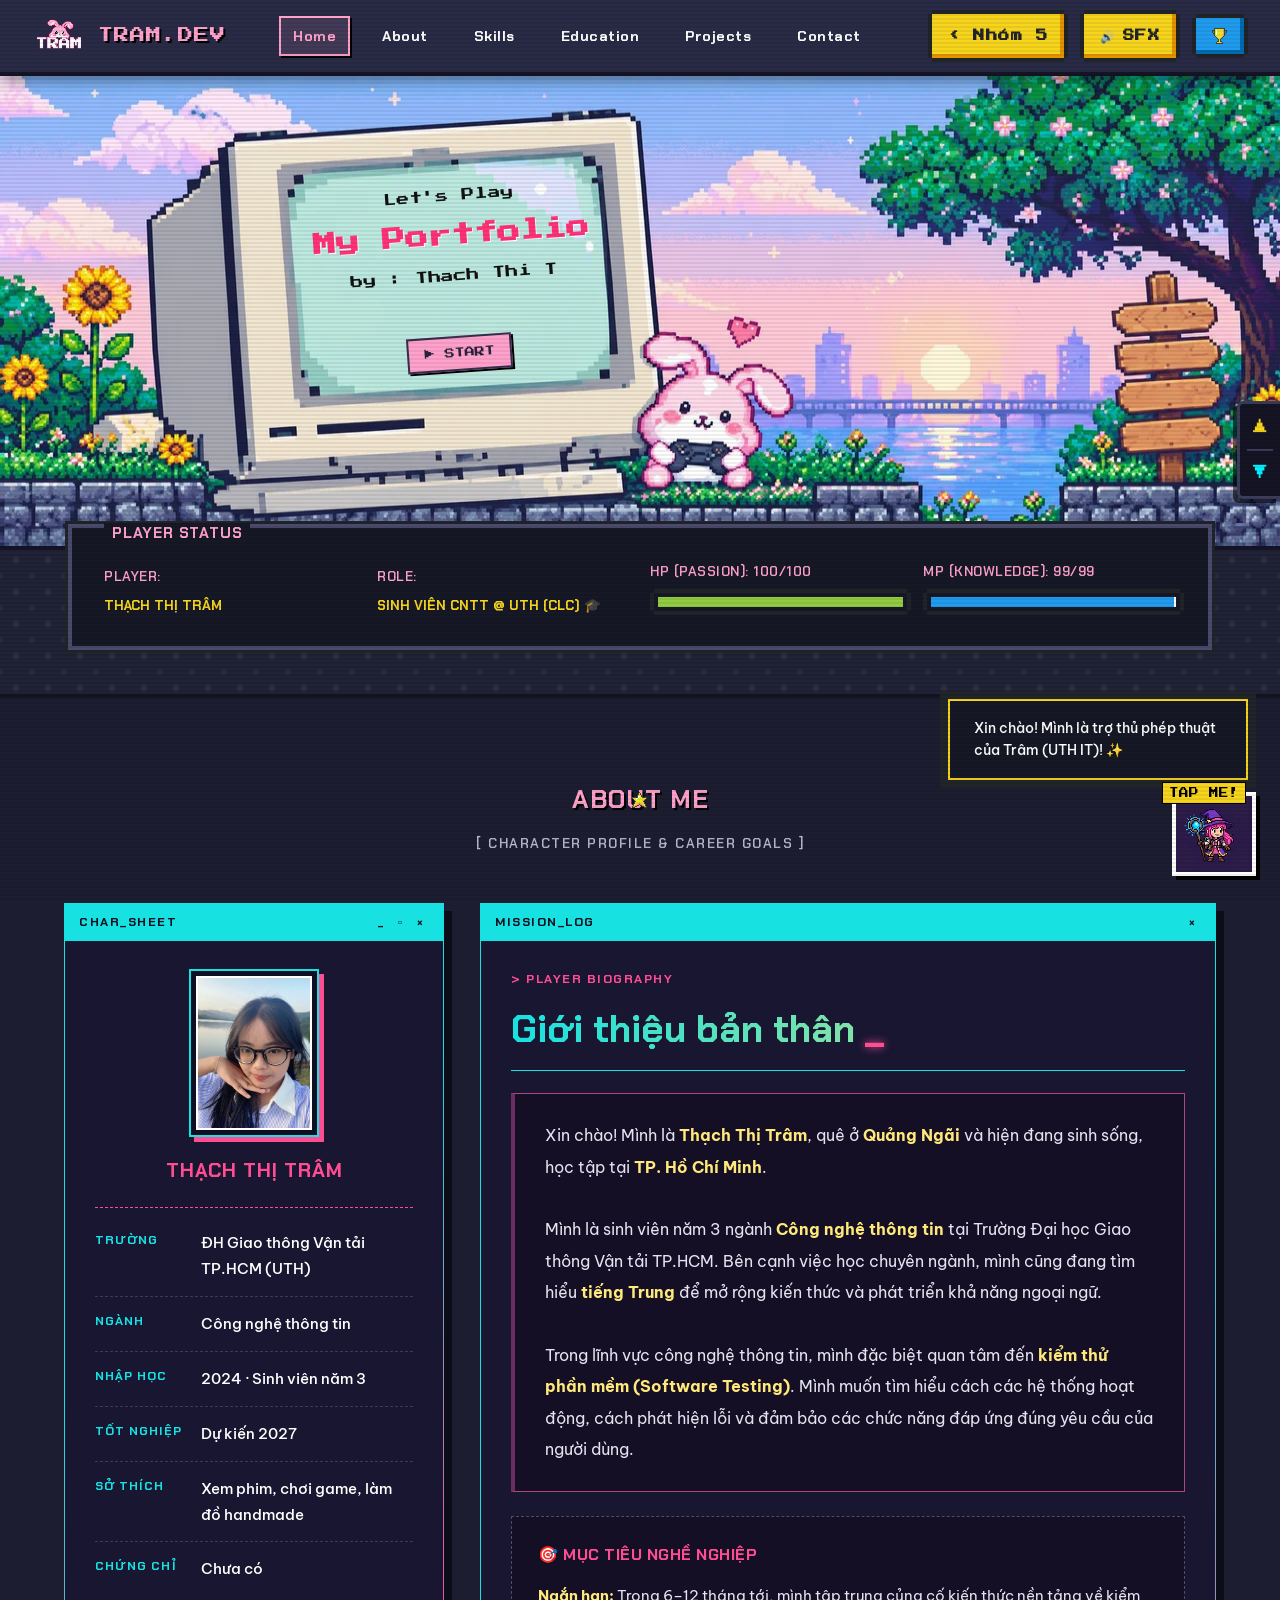
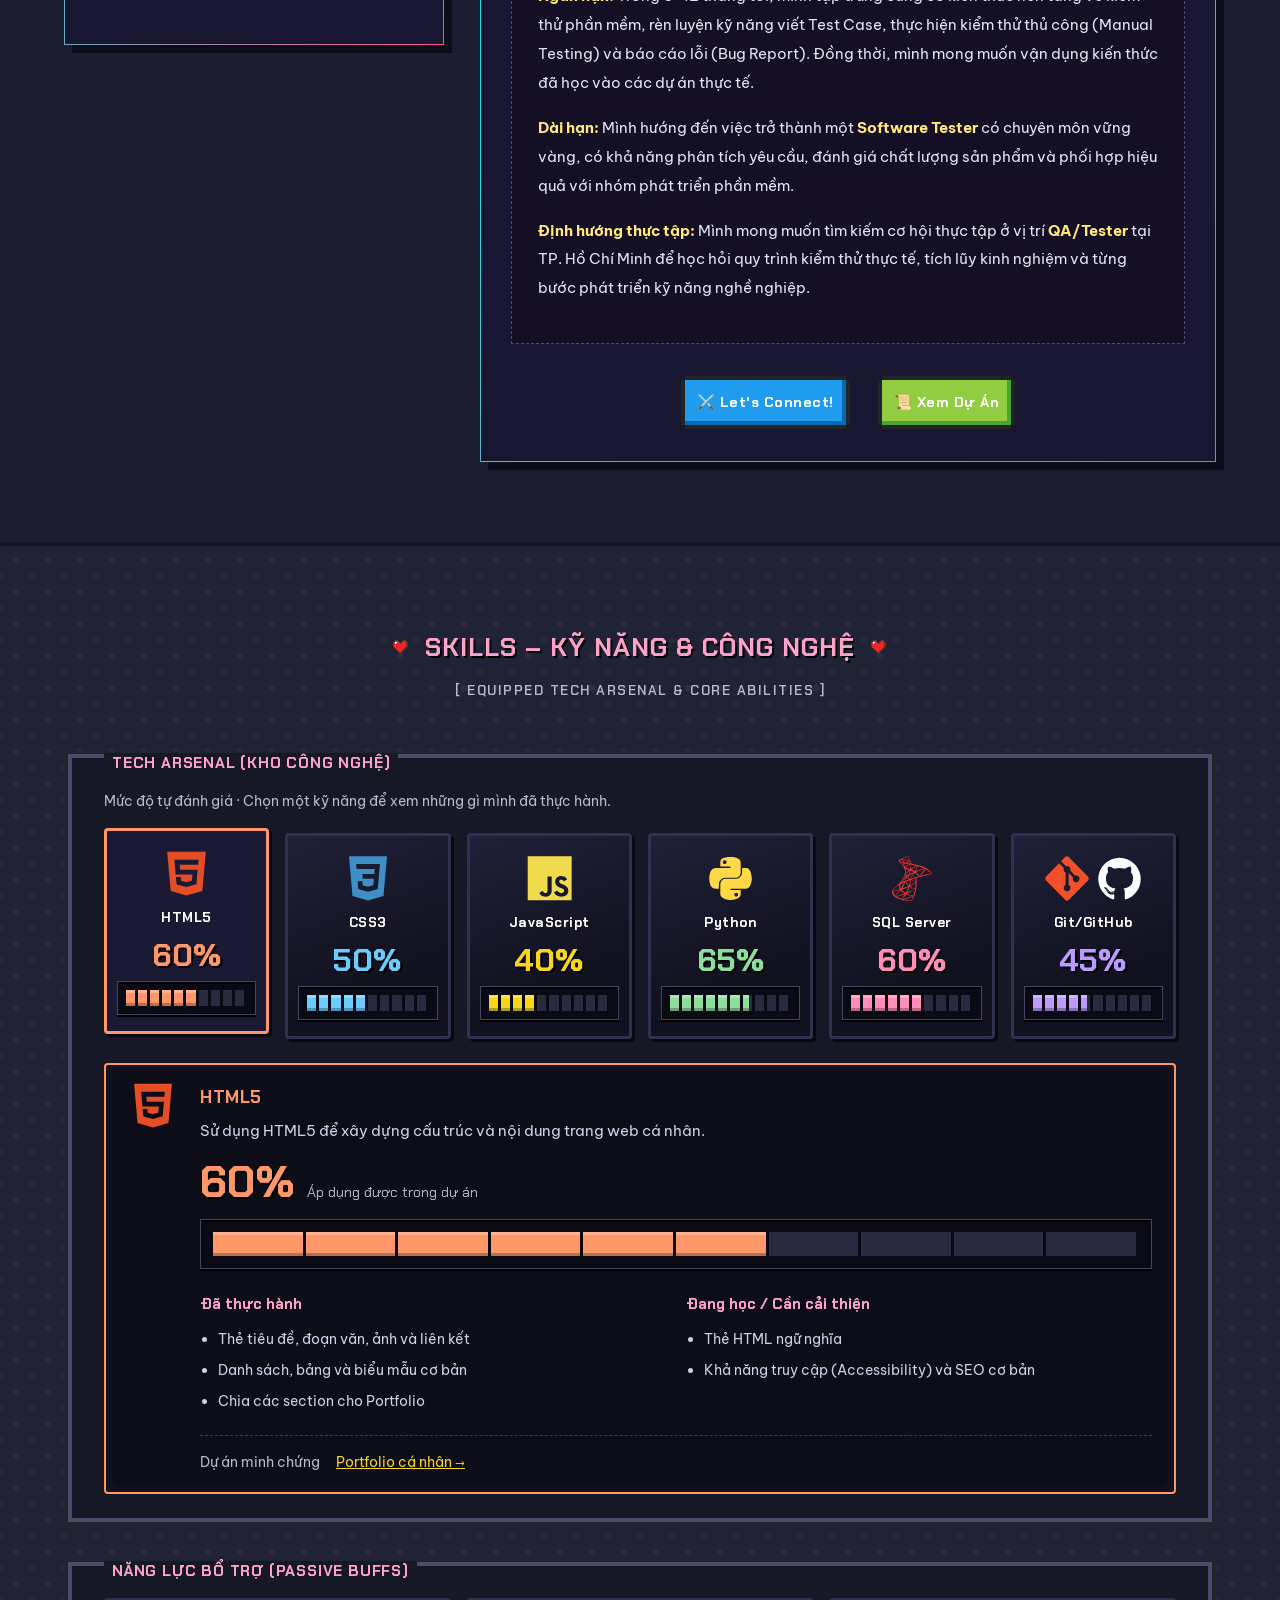
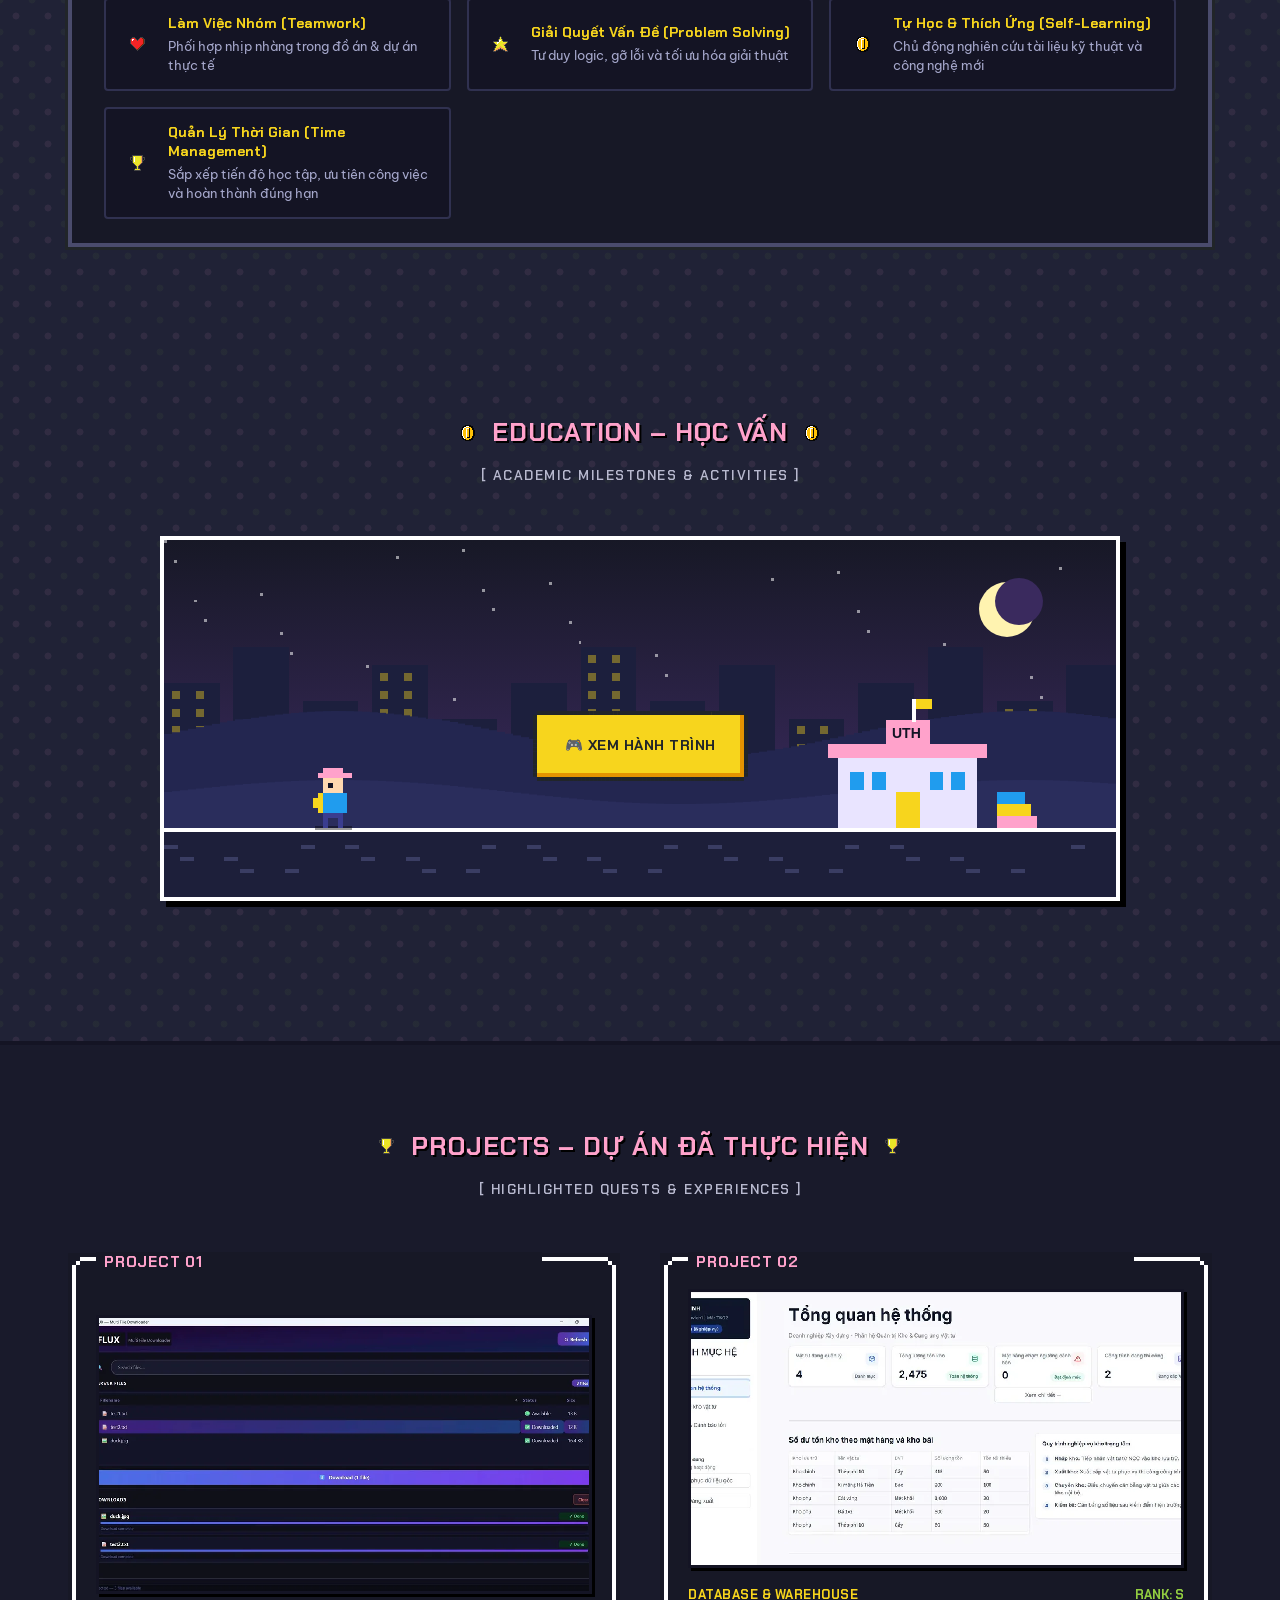
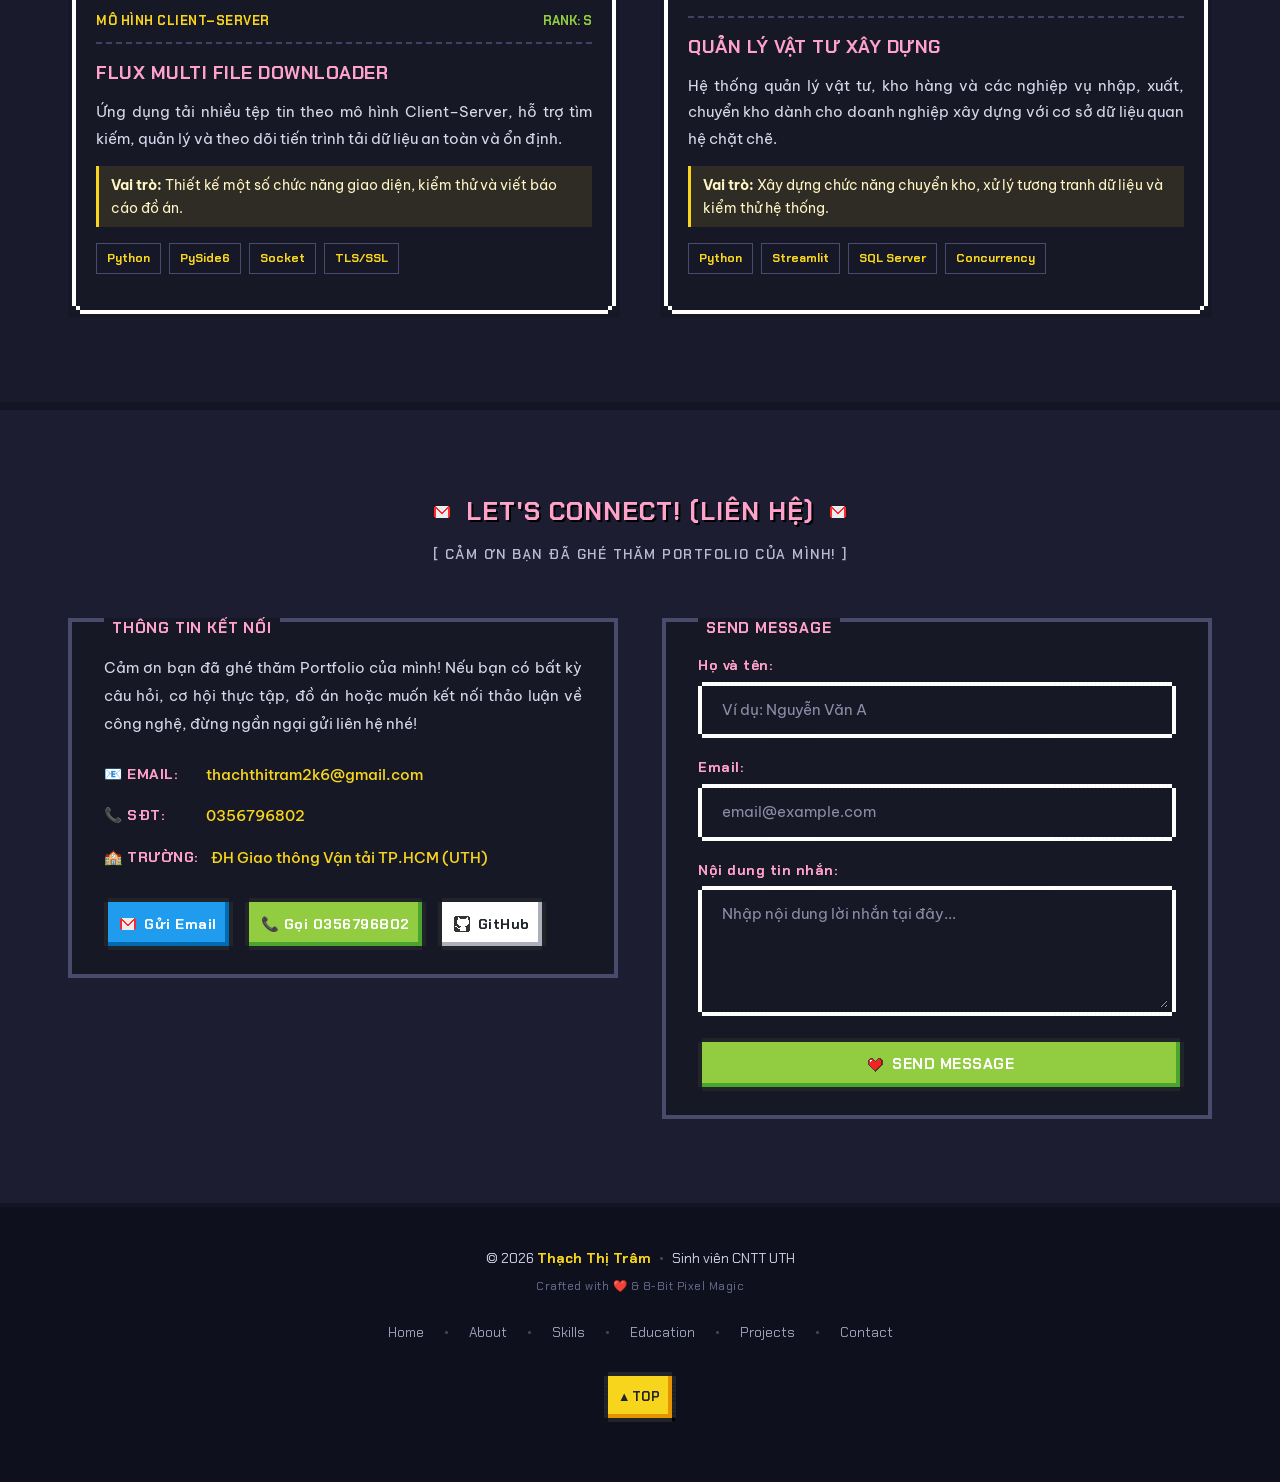
<file: members/tram/tram.html>
<!DOCTYPE html>
<html lang="vi">

<head>
    <meta charset="UTF-8">
    <meta name="viewport" content="width=device-width, initial-scale=1.0">
    <meta name="description"
        content="Portfolio phong cách game 8-bit NES hoài cổ của Thạch Thị Trâm - Sinh viên Công nghệ thông tin, Đại học Giao thông Vận tải TP.HCM (UTH).">
    <title>Portfolio - Thạch Thị Trâm | UTH IT Student</title>
    <!-- Google Fonts with 100% Vietnamese Diacritics Support -->
    <link rel="preconnect" href="https://fonts.googleapis.com">
    <link rel="preconnect" href="https://fonts.gstatic.com" crossorigin>
    <link
        href="https://fonts.googleapis.com/css2?family=Be+Vietnam+Pro:ital,wght@0,400;0,500;0,600;0,700;1,400&family=Chakra+Petch:ital,wght@0,400;0,600;0,700;1,400&family=Press+Start+2P&display=swap"
        rel="stylesheet" media="print" onload="this.media='all'">
    
        <link rel="preload" as="image" href="images/background1.webp"
        imagesrcset="images/background1-768.webp 768w, images/background1-1280.webp 1280w, images/background1.webp 2027w"
        imagesizes="100vw" fetchpriority="high">
    
        <!-- CSS Stylesheets -->
    <link rel="stylesheet" href="css/nes.min.css">
    <link rel="stylesheet" href="css/style.css?v=4">
</head>

<body>
    <!-- HEADER – THANH MENU -->
    <header class="navbar" id="navbar">
        <a href="#home" class="logo-wrapper">
            <img src="images/logo.webp" width="160" height="106" decoding="async" alt="Logo Tram Dev">
            <span class="logo-brand">TRAM.DEV</span>
        </a>

        <nav class="nav-menu" id="nav-menu">
            <a href="#home" class="nav-link active">Home</a>
            <a href="#about" class="nav-link">About</a>
            <a href="#skills" class="nav-link">Skills</a>
            <a href="#education" class="nav-link">Education</a>
            <a href="#projects" class="nav-link">Projects</a>
            <a href="#contact" class="nav-link">Contact</a>
        </nav>

        <div class="nav-actions">
            <!-- Back to Group 5 -->
            <a href="../../index.html" class="nes-btn is-warning sfx-btn back-group-btn" title="Quay về Nhóm 5">‹ Nhóm 5</a>

            <button type="button" class="nes-btn is-warning sfx-btn" id="sfx-toggle"
                title="Bật/Tắt âm thanh 8-bit"><span id="sfx-icon">🔊</span> SFX</button>
            <button type="button" class="nes-btn is-primary trophy-nav-btn" id="open-trophy-btn"
                title="Bảng thành tích"><i class="nes-icon trophy is-small"></i></button>
            <button type="button" class="nes-btn mobile-menu-toggle" id="mobile-menu-btn"
                aria-label="Toggle menu">☰</button>
        </div>
    </header>

    <!-- HOME – BANNER -->
    <section id="home" class="banner">
        <img class="banner-image" src="images/background1.webp"
            srcset="images/background1-768.webp 768w, images/background1-1280.webp 1280w, images/background1.webp 2027w"
            sizes="100vw" width="2027" height="776" alt="" fetchpriority="high" decoding="async">
        <div class="tv-text">
            <p class="line1">Let's Play</p>
            <h1 class="line2">My Portfolio</h1>
            <p class="line3">by : Thach Thi Tram</p>
            <p class="line4">WELCOME TO MY WORLD</p>
            <a href="#about" class="start-btn">▶ START</a>
        </div>
    </section>

    <!-- RPG STATUS HUD BAR -->
    <div class="rpg-hud-section">
        <div class="container">
            <div class="nes-container is-dark with-title rpg-hud-card">
                <p class="title">PLAYER STATUS</p>
                <div class="rpg-hud-grid">
                    <div class="hud-stat-item">
                        <span class="hud-label">PLAYER:</span>
                        <span class="hud-value">THẠCH THỊ TRÂM</span>
                    </div>
                    <div class="hud-stat-item">
                        <span class="hud-label">ROLE:</span>
                        <span class="hud-value">SINH VIÊN CNTT @ UTH (CLC) 🎓</span>
                    </div>
                    <div class="hud-stat-item">
                        <span class="hud-label">HP (PASSION): 100/100</span>
                        <progress class="nes-progress is-success" value="100" max="100"></progress>
                    </div>
                    <div class="hud-stat-item">
                        <span class="hud-label">MP (KNOWLEDGE): 99/99</span>
                        <progress class="nes-progress is-primary" value="99" max="100"></progress>
                    </div>
                </div>
            </div>
        </div>
    </div>

    <!-- SECTION 1 – GIỚI THIỆU -->
    <section id="about" class="section about-section">
        <div class="container">
            <div class="section-header">
                <h2 class="section-title"><i class="nes-icon star is-small"></i> ABOUT ME <i
                        class="nes-icon star is-small"></i></h2>
                <p class="section-subtitle">[ CHARACTER PROFILE & CAREER GOALS ]</p>
            </div>
            <div class="about-grid">
                <div class="cyber-window">
                    <div class="cyber-titlebar">
                        <span>CHAR_SHEET</span>
                        <span class="cyber-controls" aria-hidden="true">_ ▫ ×</span>
                    </div>
                    <div class="cyber-body">
                        <div class="avatar-frame">
                            <img src="images/avatar.webp" width="640" height="853" decoding="async" loading="lazy"
                                alt="Avatar Thạch Thị Trâm">
                        </div>
                        <h3 class="character-name">THẠCH THỊ TRÂM</h3>
                        <ul class="equipment-list">
                            <li><span class="equipment-slot">TRƯỜNG</span> <span class="equipment-item">ĐH Giao thông
                                    Vận tải TP.HCM (UTH)</span></li>
                            <li><span class="equipment-slot">NGÀNH</span> <span class="equipment-item">Công nghệ thông
                                    tin</span></li>
                            <li><span class="equipment-slot">NHẬP HỌC</span> <span class="equipment-item">2024 · Sinh
                                    viên năm 3</span></li>
                            <li><span class="equipment-slot">TỐT NGHIỆP</span> <span class="equipment-item">Dự kiến
                                    2027</span></li>
                            <li><span class="equipment-slot">SỞ THÍCH</span> <span class="equipment-item">Xem phim, chơi
                                    game, làm đồ handmade</span></li>
                            <li><span class="equipment-slot">CHỨNG CHỈ</span> <span class="equipment-item">Chưa
                                    có</span></li>
                        </ul>
                    </div>
                </div>

                <div class="cyber-window">
                    <div class="cyber-titlebar">
                        <span>MISSION_LOG</span>
                        <span class="cyber-controls" aria-hidden="true">×</span>
                    </div>
                    <!-- GIỚI THIỆU BẢN THÂN -->
                    <div class="cyber-body">
                        <p class="bio-kicker">&gt; PLAYER BIOGRAPHY</p>
                        <h3 class="bio-heading"><span class="bio-title">Giới thiệu bản thân</span> <span
                                class="bio-cursor">_</span></h3>
                        <p class="bio-text">
                            Xin chào! Mình là <strong>Thạch Thị Trâm</strong>, quê ở <strong>Quảng Ngãi</strong> và hiện
                            đang sinh sống,
                            học tập tại <strong>TP. Hồ Chí Minh</strong>. <br><br> Mình là sinh viên năm 3 ngành
                            <strong>Công nghệ thông
                                tin</strong> tại Trường Đại học Giao thông Vận tải TP.HCM. Bên cạnh việc học chuyên
                            ngành, mình cũng đang tìm
                            hiểu <strong>tiếng Trung</strong> để mở rộng kiến thức và phát triển khả năng ngoại ngữ.
                            <br><br> Trong lĩnh
                            vực công nghệ thông tin, mình đặc biệt quan tâm đến <strong>kiểm thử phần mềm (Software
                                Testing)</strong>.
                            Mình muốn tìm hiểu cách các hệ thống hoạt động, cách phát hiện lỗi và đảm bảo các chức năng
                            đáp ứng đúng yêu
                            cầu của người dùng.
                        </p>
                        <!-- MỤC TIÊU NGHỀ NGHIỆP -->
                        <div class="career-goals-box">
                            <p class="career-goals-header">🎯 MỤC TIÊU NGHỀ NGHIỆP</p>
                            <p class="career-goal-desc">
                                <strong>Ngắn hạn:</strong> Trong 6–12 tháng tới, mình tập trung củng cố kiến thức nền
                                tảng về kiểm thử phần
                                mềm, rèn luyện kỹ năng viết Test Case, thực hiện kiểm thử thủ công (Manual Testing) và
                                báo cáo lỗi (Bug
                                Report). Đồng thời, mình mong muốn vận dụng kiến thức đã học vào các dự án thực tế.
                            </p>
                            <p class="career-goal-desc">
                                <strong>Dài hạn:</strong> Mình hướng đến việc trở thành một <strong>Software
                                    Tester</strong> có chuyên môn
                                vững vàng, có khả năng phân tích yêu cầu, đánh giá chất lượng sản phẩm và phối hợp hiệu
                                quả với nhóm phát
                                triển phần mềm.
                            </p>
                            <p class="career-goal-desc">
                                <strong>Định hướng thực tập:</strong> Mình mong muốn tìm kiếm cơ hội thực tập ở vị trí
                                <strong>QA/Tester</strong>
                                tại TP. Hồ Chí Minh để học hỏi quy trình kiểm thử thực tế, tích lũy kinh nghiệm và từng
                                bước phát triển kỹ
                                năng nghề nghiệp.
                            </p>
                        </div>
                        <!-- NÚT ĐIỀU HƯỚNG -->
                        <div class="about-cta-btns">
                            <a href="#contact" class="nes-btn is-primary">⚔️ Let's Connect!</a>
                            <a href="#projects" class="nes-btn is-success">📜 Xem Dự Án</a>
                        </div>
                    </div>
                </div>
            </div>
        </div>
    </section>
    <!-- SECTION 2 – KỸ NĂNG -->
    <section id="skills" class="section skills-section">
        <div class="container">
            <div class="section-header">
                <h2 class="section-title"><i class="nes-icon heart is-small"></i> SKILLS – KỸ NĂNG & CÔNG NGHỆ <i
                        class="nes-icon heart is-small"></i></h2>
                <p class="section-subtitle">[ EQUIPPED TECH ARSENAL & CORE ABILITIES ]</p>
            </div>

            <div class="skills-layout">
                <div class="nes-container with-title is-dark skills-main-card">
                    <p class="title">TECH ARSENAL (KHO CÔNG NGHỆ)</p>
                    <!-- Main Tech Arsenal Container (Icon Grid) -->
                    <p class="skills-note">Mức độ tự đánh giá · Chọn một kỹ năng để xem những gì mình đã thực hành.</p>
                    <div class="tech-grid">
                        <!-- HTML5 -->
                        <button type="button" class="tech-slot is-active" data-tech="HTML5"
                            data-desc="Sử dụng HTML5 để xây dựng cấu trúc và nội dung trang web cá nhân."
                            data-level="60"
                            data-known="Thẻ tiêu đề, đoạn văn, ảnh và liên kết|Danh sách, bảng và biểu mẫu cơ bản|Chia các section cho Portfolio"
                            data-learning="Thẻ HTML ngữ nghĩa|Khả năng truy cập (Accessibility) và SEO cơ bản"
                            data-evidence-title="Portfolio cá nhân" data-evidence-url="#home" aria-pressed="true"
                            aria-controls="tech-inspector">
                            <span class="tech-icon-box">
                                <img class="tech-svg" src="images/icons/html5-plain.svg" alt="" width="64" height="64"
                                    loading="lazy" decoding="async">
                            </span>
                            <span class="tech-name">HTML5</span>
                            <span class="skill-percent">60%</span>
                            <span class="skill-meter" data-rated="true" style="--skill-fill: 60%;">
                                <span class="skill-meter-track" aria-hidden="true">
                                    <span class="skill-meter-fill">
                                    </span>
                                </span>
                                <progress class="skill-progress" value="60" max="100"
                                    aria-label="Mức độ tự đánh giá HTML5" aria-valuetext="60%">
                                </progress>
                            </span>
                        </button>
                        <!-- CSS3 -->
                        <button type="button" class="tech-slot" data-tech="CSS3"
                            data-desc="Định dạng giao diện bằng màu sắc, bố cục và hiệu ứng CSS." data-level="50"
                            data-known="Font chữ, màu sắc, khoảng cách và Box Model|Position và Flexbox cơ bản|Chỉnh sửa Hover, Animation và giao diện Portfolio"
                            data-learning="CSS Grid và bố cục phức tạp|Responsive trên nhiều kích thước màn hình"
                            data-evidence-title="Portfolio cá nhân" data-evidence-url="#home" aria-pressed="false"
                            aria-controls="tech-inspector">
                            <span class="tech-icon-box">
                                <img class="tech-svg" src="images/icons/css3-plain.svg" alt="" width="64" height="64"
                                    loading="lazy" decoding="async">
                            </span>
                            <span class="tech-name">CSS3</span>
                            <span class="skill-percent">50%</span>
                            <span class="skill-meter" data-rated="true" style="--skill-fill: 50%;">
                                <span class="skill-meter-track" aria-hidden="true">
                                    <span class="skill-meter-fill">
                                    </span>
                                </span>
                                <progress class="skill-progress" value="50" max="100"
                                    aria-label="Mức độ tự đánh giá CSS3" aria-valuetext="50%">
                                </progress>
                            </span>
                        </button>
                        <!-- JavaScript (Cơ bản) -->
                        <button type="button" class="tech-slot" data-tech="JavaScript (Cơ bản)"
                            data-desc="Sử dụng JavaScript ở mức cơ bản để tạo tương tác cho website." data-level="40"
                            data-known="Biến, hàm và sự kiện cơ bản|Truy cập phần tử qua DOM|Tìm hiểu và chỉnh sửa hiệu ứng gõ chữ, nút bấm trong Portfolio"
                            data-learning="Xử lý biểu mẫu và kiểm tra dữ liệu|JavaScript bất đồng bộ và thao tác DOM nâng cao"
                            data-evidence-title="Portfolio cá nhân" data-evidence-url="#home" aria-pressed="false"
                            aria-controls="tech-inspector">
                            <span class="tech-icon-box">
                                <img class="tech-svg" src="images/icons/javascript-plain.svg" alt="" width="64"
                                    height="64" loading="lazy" decoding="async">
                            </span>
                            <span class="tech-name">JavaScript</span>
                            <span class="skill-percent">40%</span>
                            <span class="skill-meter" data-rated="true" style="--skill-fill: 40%;">
                                <span class="skill-meter-track" aria-hidden="true">
                                    <span class="skill-meter-fill">
                                    </span>
                                </span>
                                <progress class="skill-progress" value="40" max="100"
                                    aria-label="Mức độ tự đánh giá JavaScript" aria-valuetext="40%">
                                </progress>
                            </span>
                        </button>
                        <!-- Python -->
                        <button type="button" class="tech-slot" data-tech="Python"
                            data-desc="Thực hành thuật toán và ứng dụng Python trong các đồ án môn học." data-level="65"
                            data-known="Cấu trúc dữ liệu và viết hàm|Cài đặt các thuật toán tô màu đồ thị|Thực hành AES, SHA-256 và chữ ký số|Làm việc với ứng dụng Python và Streamlit"
                            data-learning="Tổ chức mã nguồn và lập trình hướng đối tượng|Viết Unit Test và kiểm thử tự động"
                            data-evidence-title="FLUX Multi File Downloader" data-evidence-url="#projects"
                            aria-pressed="false" aria-controls="tech-inspector">
                            <span class="tech-icon-box">
                                <img class="tech-svg" src="images/icons/python-plain.svg" alt="" width="64" height="64"
                                    loading="lazy" decoding="async">
                            </span>
                            <span class="tech-name">Python</span>
                            <span class="skill-percent">65%</span>
                            <span class="skill-meter" data-rated="true" style="--skill-fill: 65%;">
                                <span class="skill-meter-track" aria-hidden="true">
                                    <span class="skill-meter-fill">
                                    </span>
                                </span>
                                <progress class="skill-progress" value="65" max="100"
                                    aria-label="Mức độ tự đánh giá Python" aria-valuetext="65%">
                                </progress>
                            </span>
                        </button>
                        <!-- Microsoft SQL Server -->
                        <button type="button" class="tech-slot" data-tech="SQL Server"
                            data-desc="Quản lý dữ liệu và triển khai nghiệp vụ cơ sở dữ liệu bằng SQL Server."
                            data-level="60"
                            data-known="Tạo bảng, khóa và truy vấn dữ liệu|Stored Procedure chuyển kho|Transaction, Rollback và xử lý tình huống Deadlock|Kiểm thử nghiệp vụ tồn kho"
                            data-learning="Tối ưu truy vấn và chỉ mục (Index)|Bảo mật và phân quyền cơ sở dữ liệu"
                            data-evidence-title="Quản lý vật tư xây dựng" data-evidence-url="#projects"
                            aria-pressed="false" aria-controls="tech-inspector">
                            <span class="tech-icon-box">
                                <img class="tech-svg" src="images/icons/microsoftsqlserver-plain.svg" alt="" width="64"
                                    height="64" loading="lazy" decoding="async">
                            </span>
                            <span class="tech-name">SQL Server</span>
                            <span class="skill-percent">60%</span>
                            <span class="skill-meter" data-rated="true" style="--skill-fill: 60%;">
                                <span class="skill-meter-track" aria-hidden="true">
                                    <span class="skill-meter-fill">
                                    </span>
                                </span>
                                <progress class="skill-progress" value="60" max="100"
                                    aria-label="Mức độ tự đánh giá SQL Server" aria-valuetext="60%">
                                </progress>
                            </span>
                        </button>
                        <!-- Git / GitHub -->
                        <button type="button" class="tech-slot" data-tech="Git / GitHub"
                            data-desc="Quản lý mã nguồn và cập nhật dự án cá nhân, dự án nhóm trên GitHub."
                            data-level="45"
                            data-known="Clone Repository và kiểm tra Git Status|Git Add, Commit, Push và Pull|Đưa code cá nhân lên Repository và đồng bộ code nhóm"
                            data-learning="Tạo nhánh và Merge|Giải quyết xung đột (Conflict) và Pull Request"
                            data-evidence-title="GitHub cá nhân" data-evidence-url="https://github.com/trawm06"
                            aria-pressed="false" aria-controls="tech-inspector">
                            <span class="tech-icon-box git-github-box">
                                <img class="tech-svg" src="images/icons/git-plain.svg" alt="" width="64" height="64"
                                    loading="lazy" decoding="async">
                                <img class="tech-svg" src="images/icons/github-original.svg" alt="" width="64"
                                    height="64" loading="lazy" decoding="async">
                            </span>
                            <span class="tech-name">Git/GitHub</span>
                            <span class="skill-percent">45%</span>
                            <span class="skill-meter" data-rated="true" style="--skill-fill: 45%;">
                                <span class="skill-meter-track" aria-hidden="true">
                                    <span class="skill-meter-fill">
                                    </span>
                                </span>
                                <progress class="skill-progress" value="45" max="100"
                                    aria-label="Mức độ tự đánh giá Git / GitHub" aria-valuetext="45%">
                                </progress>
                            </span>
                        </button>
                    </div>
                    <!-- RPG Item Inspector HUD -->
                    <div class="tech-inspector-hud" id="tech-inspector">
                        <div class="inspector-icon" id="inspector-icon">
                            <img class="tech-svg" src="images/icons/html5-plain.svg" alt="" width="64" height="64"
                                loading="lazy" decoding="async">
                        </div>
                        <div class="inspector-content">
                            <h3 class="inspector-title" id="inspector-name">HTML5</h3>
                            <p class="inspector-desc" id="inspector-desc">Sử dụng HTML5 để xây dựng cấu trúc và nội dung
                                trang web cá nhân.</p>
                            <div class="inspector-rating">
                                <span id="inspector-percent">60%</span>
                                <span id="inspector-level">Áp dụng được trong dự án</span>
                            </div>
                            <div class="skill-meter skill-meter-large" data-rated="true" style="--skill-fill: 60%;">
                                <span class="skill-meter-track" aria-hidden="true">
                                    <span class="skill-meter-fill"></span>
                                </span>
                                <progress id="inspector-progress" class="skill-progress" value="60" max="100"
                                    aria-label="Mức độ tự đánh giá của kỹ năng đang chọn"
                                    aria-valuetext="60%"></progress>
                            </div>
                            <div class="inspector-details">
                                <div>
                                    <h4>Đã thực hành</h4>
                                    <ul id="inspector-known">
                                        <li>Thẻ tiêu đề, đoạn văn, ảnh và liên kết</li>
                                        <li>Danh sách, bảng và biểu mẫu cơ bản</li>
                                        <li>Chia các section cho Portfolio</li>
                                    </ul>
                                </div>
                                <div>
                                    <h4>Đang học / Cần cải thiện</h4>
                                    <ul id="inspector-learning">
                                        <li>Thẻ HTML ngữ nghĩa</li>
                                        <li>Khả năng truy cập (Accessibility) và SEO cơ bản</li>
                                    </ul>
                                </div>
                            </div>
                            <div class="inspector-evidence">
                                <span>Dự án minh chứng</span>
                                <a id="inspector-evidence" href="#home">Portfolio cá nhân →</a>
                            </div>
                        </div>
                    </div>
                </div>
                <!-- Secondary Card: Passive Traits & Soft Skills -->
                <div class="nes-container with-title is-dark skills-sub-card">
                    <p class="title">NĂNG LỰC BỔ TRỢ (PASSIVE BUFFS)</p>
                    <div class="perks-list">
                        <div class="perk-item">
                            <div class="perk-icon">
                                <i class="nes-icon is-small heart"></i>
                            </div>
                            <div class="perk-info">
                                <span class="perk-name">Làm Việc Nhóm (Teamwork)</span>
                                <span class="perk-tag">Phối hợp nhịp nhàng trong đồ án & dự án thực tế</span>
                            </div>
                        </div>
                        <div class="perk-item">
                            <div class="perk-icon">
                                <i class="nes-icon is-small star"></i>
                            </div>
                            <div class="perk-info">
                                <span class="perk-name">Giải Quyết Vấn Đề (Problem Solving)</span>
                                <span class="perk-tag">Tư duy logic, gỡ lỗi và tối ưu hóa giải thuật</span>
                            </div>
                        </div>
                        <div class="perk-item">
                            <div class="perk-icon">
                                <i class="nes-icon is-small coin"></i>
                            </div>
                            <div class="perk-info">
                                <span class="perk-name">Tự Học & Thích Ứng (Self-Learning)</span>
                                <span class="perk-tag">Chủ động nghiên cứu tài liệu kỹ thuật và công nghệ mới</span>
                            </div>
                        </div>
                        <div class="perk-item">
                            <div class="perk-icon">
                                <i class="nes-icon is-small trophy"></i>
                            </div>
                            <div class="perk-info">
                                <span class="perk-name">Quản Lý Thời Gian (Time Management)</span>
                                <span class="perk-tag">Sắp xếp tiến độ học tập, ưu tiên công việc và hoàn thành đúng
                                    hạn</span>
                            </div>
                        </div>
                    </div>
                </div>
            </div>
        </div>
    </section>
    <!-- SECTION 3 – HỌC VẤN -->
    <section id="education" class="section education-section">
        <div class="container">
            <div class="section-header">
                <h2 class="section-title"><i class="nes-icon coin is-small"></i> EDUCATION – HỌC VẤN <i
                        class="nes-icon coin is-small"></i></h2>
                <p class="section-subtitle">[ ACADEMIC MILESTONES & ACTIVITIES ]</p>
            </div>
            <div class="timeline-list">
                <div class="timeline-item">
                    <span class="timeline-marker"></span>
                    <div class="nes-container is-rounded is-dark timeline-card">
                        <span class="timeline-time">Năm 2024</span>
                        <p class="timeline-desc">Theo học ngành Công nghệ thông tin tại UTH, tích lũy kiến thức về lập
                            trình, cơ sở dữ liệu và phát triển phần mềm.</p>
                    </div>
                </div>
                <div class="timeline-item">
                    <span class="timeline-marker"></span>
                    <div class="nes-container is-rounded is-dark timeline-card">
                        <span class="timeline-time">Năm 2025</span>
                        <p class="timeline-desc">Tham gia các đồ án môn học, thực hành xây dựng ứng dụng, phân tích hệ
                            thống và rèn luyện kỹ năng làm việc nhóm.</p>
                    </div>
                </div>
                <div class="timeline-item">
                    <span class="timeline-marker"></span>
                    <div class="nes-container is-rounded is-dark timeline-card">
                        <span class="timeline-time">Năm 2026</span>
                        <p class="timeline-desc">
                            Nghiên cứu các thuật toán An toàn thông tin, thực hành kiểm thử phần mềm và từng bước phát
                            triển theo định
                            hướng Software Tester.
                        </p>
                    </div>
                </div>
            </div>
        </div>
    </section>

    <!-- SECTION 4 – DỰ ÁN -->
    <section id="projects" class="section projects-section">
        <div class="container">
            <div class="section-header">
                <h2 class="section-title"><i class="nes-icon trophy is-small"></i> PROJECTS – DỰ ÁN ĐÃ THỰC HIỆN <i
                        class="nes-icon trophy is-small"></i></h2>
                <p class="section-subtitle">[ HIGHLIGHTED QUESTS & EXPERIENCES ]</p>
            </div>
            <div class="projects-grid" id="projects-container">
                <!-- Project 01: FLUX Multi File Downloader -->
                <div class="nes-container with-title is-rounded is-dark quest-card">
                    <p class="title">PROJECT 01</p>
                    <div>
                        <div class="quest-img-wrapper">
                            <img src="images/project_flux.webp" width="1000" height="531" decoding="async"
                                loading="lazy" alt="Ảnh giao diện FLUX Multi File Downloader">
                        </div>
                        <div class="quest-header">
                            <span class="quest-rank">MÔ HÌNH CLIENT–SERVER</span>
                            <span class="quest-exp">RANK: S</span>
                        </div>
                        <h3 class="quest-title">FLUX MULTI FILE DOWNLOADER</h3>
                        <p class="quest-desc">
                            Ứng dụng tải nhiều tệp tin theo mô hình Client–Server, hỗ trợ tìm kiếm, quản lý và theo dõi
                            tiến trình tải dữ
                            liệu an toàn và ổn định.
                        </p>
                        <div class="quest-role">
                            <strong>Vai trò:</strong> Thiết kế một số chức năng giao diện, kiểm thử và viết báo cáo đồ
                            án.
                        </div>
                        <div class="quest-tags">
                            <span class="quest-tag">Python</span>
                            <span class="quest-tag">PySide6</span>
                            <span class="quest-tag">Socket</span>
                            <span class="quest-tag">TLS/SSL</span>
                        </div>
                    </div>
                </div>
                <!-- Project 02: Quản Lý Vật Tư Xây Dựng -->
                <div class="nes-container with-title is-rounded is-dark quest-card">
                    <p class="title">PROJECT 02</p>
                    <div>
                        <div class="quest-img-wrapper">
                            <img src="images/project_inventory.webp" width="1000" height="468" decoding="async"
                                loading="lazy" alt="Ảnh giao diện Quản Lý Vật Tư Xây Dựng">
                        </div>
                        <div class="quest-header">
                            <span class="quest-rank">DATABASE & WAREHOUSE</span>
                            <span class="quest-exp">RANK: S</span>
                        </div>
                        <h3 class="quest-title">QUẢN LÝ VẬT TƯ XÂY DỰNG</h3>
                        <p class="quest-desc">
                            Hệ thống quản lý vật tư, kho hàng và các nghiệp vụ nhập, xuất, chuyển kho dành cho doanh
                            nghiệp xây dựng với
                            cơ sở dữ liệu quan hệ chặt chẽ.
                        </p>
                        <div class="quest-role">
                            <strong>Vai trò:</strong> Xây dựng chức năng chuyển kho, xử lý tương tranh dữ liệu và kiểm
                            thử hệ thống.
                        </div>
                        <div class="quest-tags">
                            <span class="quest-tag">Python</span>
                            <span class="quest-tag">Streamlit</span>
                            <span class="quest-tag">SQL Server</span>
                            <span class="quest-tag">Concurrency</span>
                        </div>
                    </div>
                </div>
            </div>
        </div>
    </section>

    <!-- SECTION 5 – LIÊN HỆ -->
    <section id="contact" class="section contact-section">
        <div class="container">
            <div class="section-header">
                <h2 class="section-title"><i class="nes-icon gmail is-small"></i> LET'S CONNECT! (LIÊN HỆ) <i
                        class="nes-icon gmail is-small"></i></h2>
                <p class="section-subtitle">[ CẢM ƠN BẠN ĐÃ GHÉ THĂM PORTFOLIO CỦA MÌNH! ]</p>
            </div>
            <div class="contact-grid">
                <!-- Contact Channels -->
                <div class="nes-container with-title is-dark guild-card">
                    <p class="title">THÔNG TIN KẾT NỐI</p>
                    <p class="guild-message">
                        Cảm ơn bạn đã ghé thăm Portfolio của mình! Nếu bạn có bất kỳ câu hỏi, cơ hội thực tập, đồ án
                        hoặc muốn kết nối
                        thảo luận về công nghệ, đừng ngần ngại gửi liên hệ nhé!
                    </p>
                    <ul class="contact-channels">
                        <li class="channel-item"><span class="channel-label">📧 EMAIL:</span> <span
                                class="channel-val">thachthitram2k6@gmail.com</span></li>
                        <li class="channel-item"><span class="channel-label">📞 SĐT:</span> <span
                                class="channel-val">0356796802</span></li>
                        <li class="channel-item"><span class="channel-label">🏫 TRƯỜNG:</span> <span
                                class="channel-val">ĐH Giao thông Vận tải TP.HCM (UTH)</span></li>
                    </ul>
                    <div class="social-btns">
                        <a href="mailto:thachthitram2k6@gmail.com" class="nes-btn is-primary"><i
                                class="nes-icon gmail is-small"></i> Gửi Email</a>
                        <a href="tel:0356796802" class="nes-btn is-success">📞 Gọi 0356796802</a>
                        <a href="https://github.com/trawm06" target="_blank" rel="noopener noreferrer"
                            class="nes-btn"><i class="nes-icon github is-small"></i> GitHub</a>
                    </div>
                </div>
                <!-- Contact Form -->
                <div class="nes-container with-title is-dark form-card">
                    <p class="title">SEND MESSAGE</p>
                    <form id="retro-contact-form" class="contact-form" novalidate>
                        <div class="nes-field">
                            <label for="contact-name">Họ và tên:</label>
                            <input type="text" id="contact-name" class="nes-input is-dark"
                                placeholder="Ví dụ: Nguyễn Văn A">
                            <span class="field-error" id="name-error"></span>
                        </div>
                        <div class="nes-field">
                            <label for="contact-email">Email:</label>
                            <input type="email" id="contact-email" class="nes-input is-dark"
                                placeholder="email@example.com">
                            <span class="field-error" id="email-error"></span>
                        </div>
                        <div class="nes-field">
                            <label for="contact-message">Nội dung tin nhắn:</label>
                            <textarea id="contact-message" class="nes-textarea is-dark"
                                placeholder="Nhập nội dung lời nhắn tại đây..." rows="4"></textarea>
                            <span class="field-error" id="message-error"></span>
                        </div>
                        <button type="submit" class="nes-btn is-success"><i class="nes-icon heart is-small"></i> SEND
                            MESSAGE</button>
                        <div class="form-feedback" id="form-feedback"></div>
                    </form>
                </div>
            </div>
        </div>
    </section>

    <!-- INTERACTIVE CORNER MASCOT COMPANION -->
    <div class="mascot-companion" id="mascot-companion">
        <div class="nes-balloon from-right is-dark mascot-balloon" id="mascot-balloon">
            <p id="mascot-text">Xin chào! Mình là trợ thủ phép thuật của Trâm (UTH IT)! ✨</p>
        </div>
        <button type="button" class="mascot-sprite-btn" id="mascot-sprite-btn" aria-label="Interact with mascot"><span
                class="mascot-click-indicator">TAP ME!</span> <img src="images/mascot.webp" width="168" height="168"
                decoding="async" alt="Mascot Mage Girl"></button>
    </div>
     <!-- RETRO 2-WAY VERTICAL SCROLL DOCK (EDGE CONTROLLER) -->
    <div class="retro-scroll-dock" id="scroll-dock" aria-label="Điều hướng nhanh trang">
        <button type="button" class="dock-btn dock-btn-up" id="dock-btn-up" title="Lên đầu trang (Header)"
            aria-label="Lên đầu trang">▲</button>
        <div class="dock-divider"></div>
        <button type="button" class="dock-btn dock-btn-down" id="dock-btn-down"
            title="Đến phần tiếp theo (Next section)" aria-label="Đến phần tiếp theo">▼</button>
    </div>

    <!-- ACHIEVEMENTS / TROPHY RETRO MODAL -->
    <div class="modal-overlay" id="trophy-modal">
        <div class="nes-dialog is-rounded is-dark retro-modal">
            <div class="modal-header">
                <h3>🏆 THÔNG TIN & THÀNH TÍCH</h3>
                <button type="button" class="nes-btn is-error modal-close-btn" id="close-trophy-modal">✖</button>
            </div>
            <ul class="achievement-list">
                <li class="achievement-item">
                    <i class="nes-icon star is-medium"></i>
                    <div class="achievement-text">
                        <h4>UTH IT STUDENT</h4>
                        <p>Sinh viên ngành CNTT - Trường ĐH Giao thông Vận tải TP.HCM (Viện Đào tạo CLC)</p>
                    </div>
                </li>
                <li class="achievement-item">
                    <i class="nes-icon trophy is-medium"></i>
                    <div class="achievement-text">
                        <h4>PYTHON & DATABASE</h4>
                        <p>Đã hoàn thành dự án FLUX File Downloader & Quản Lý Vật Tư Xây Dựng</p>
                    </div>
                </li>
                <li class="achievement-item">
                    <i class="nes-icon heart is-medium"></i>
                    <div class="achievement-text">
                        <h4>LET'S CONNECT!</h4>
                        <p>Email: thachthitram2k6@gmail.com | SĐT: 0356796802</p>
                    </div>
                </li>
            </ul>
            <div class="modal-social-row">
                <a href="mailto:thachthitram2k6@gmail.com" class="nes-btn is-primary"><i
                        class="nes-icon gmail is-small"></i> Email</a>
                <a href="https://github.com/trawm06" target="_blank" rel="noopener noreferrer" class="nes-btn"><i
                        class="nes-icon github is-small"></i> GitHub</a>
            </div>
        </div>
    </div>

    <!-- FOOTER – CHÂN TRANG -->
    <footer class="footer">
        <div class="container footer-content">
            <div class="footer-brand">
                <p class="footer-copyright"><span>© 2026 <strong>Thạch Thị Trâm</strong></span> <span
                        class="footer-dot">•</span> <span>Sinh viên CNTT UTH</span></p>
                <p class="footer-tagline">Crafted with <span class="pixel-heart">❤️</span> & 8-Bit Pixel Magic</p>
            </div>
            <div class="footer-links">
                <a href="#home" class="footer-link">Home</a>
                <span class="footer-dot">•</span>
                <a href="#about" class="footer-link">About</a>
                <span class="footer-dot">•</span>
                <a href="#skills" class="footer-link">Skills</a>
                <span class="footer-dot">•</span>
                <a href="#education" class="footer-link">Education</a>
                <span class="footer-dot">•</span>
                <a href="#projects" class="footer-link">Projects</a>
                <span class="footer-dot">•</span>
                <a href="#contact" class="footer-link">Contact</a>
            </div>
            <a href="#home" class="nes-btn is-warning back-to-top" title="Lên đầu trang"><span>▲ TOP</span></a>
        </div>
    </footer>

    <!-- Scripts -->
    <script src="js/main.js?v=4" defer></script>
    <script src="js/education-game.js?v=1" defer></script>
</body>
</html>
</file>
<file: assets/member.css>
/* Giao diện trang cá nhân của từng thành viên (members/*.html) */

:root {
  --display: "Playfair Display", "Be Vietnam Pro", Georgia, serif;
  --body: "Be Vietnam Pro", system-ui, -apple-system, "Segoe UI", sans-serif;
  --mono: ui-monospace, "SF Mono", Menlo, Consolas, monospace;
}
* { box-sizing: border-box; }
[hidden] { display: none !important; }
html { scroll-behavior: smooth; }
body { margin: 0; font: 400 1.0625rem/1.75 var(--body); -webkit-font-smoothing: antialiased; overflow-x: hidden; }
a { color: inherit; }
#magic { position: fixed; inset: 0; z-index: 0; pointer-events: none; }
#view-team, #view-member { position: relative; z-index: 1; min-height: 100vh; }

/* ============ TRANG CỦA TIÊN: PHÒNG KIỂM THỬ ============ */
/* Nền: lưới như bảng test case, tia sáng đỏ, và các dòng PASS / FAIL / BUG trôi lên */
body[data-view="member"] {
  background-color: #14070b;
  background-image:
    repeating-linear-gradient(0deg, rgba(240,198,116,.055) 0 1px, transparent 1px 46px),
    repeating-linear-gradient(90deg, rgba(240,198,116,.055) 0 1px, transparent 1px 46px),
    radial-gradient(ellipse at 85% 0%, rgba(255,106,77,.22), transparent 55%),
    radial-gradient(ellipse at 0% 100%, rgba(196,179,214,.13), transparent 50%);
  background-attachment: fixed;
}
#view-member { --panel: rgba(54,18,28,.66); --ink: #f7e6df; --muted: #cdb0ab; --red: #ff6a4d; --gold: #f0c674; --line: rgba(240,198,116,.26); color: var(--ink); }
#view-member :focus-visible { outline: 3px solid var(--gold); outline-offset: 4px; border-radius: 8px; }
.wrap { max-width: 1000px; margin: 0 auto; padding: 0 1.5rem; }
header.top { padding: 1.4rem 0; }
header.top .wrap { display: flex; justify-content: space-between; align-items: center; gap: 1rem; flex-wrap: wrap; }
.back { text-decoration: none; color: var(--gold); font-weight: 500; }
.back:hover, nav a:hover { text-decoration: underline; text-underline-offset: 5px; }
nav { display: flex; gap: 1.3rem; flex-wrap: wrap; font-size: .95rem; }
nav a { color: var(--muted); text-decoration: none; }
nav a:hover { color: var(--ink); }

.hero { padding: 2.5rem 0 4.5rem; }
.hero .wrap { display: grid; grid-template-columns: 1.2fr .8fr; gap: 3rem; align-items: center; }
.hero h1 { font: 800 clamp(2.7rem, 6.6vw, 4.9rem)/1.08 var(--display); letter-spacing: -.01em; margin: 0 0 1.3rem; text-shadow: 0 0 40px rgba(255,106,77,.35); }
.role { font-size: 1.15rem; color: var(--gold); margin: 0 0 .8rem; font-weight: 500; }
.lead { font: italic 600 clamp(1.2rem, 2.3vw, 1.55rem)/1.5 var(--display); max-width: 30ch; margin: 0 0 2rem; }
.btns { display: flex; flex-wrap: wrap; gap: .75rem; }
.btn { display: inline-block; padding: .78rem 1.5rem; border-radius: 999px; text-decoration: none; font-weight: 500; border: 1px solid var(--gold); }
.btn.main { background: var(--gold); color: #2a0e14; }
.btn.main:hover { box-shadow: 0 0 26px rgba(240,198,116,.55); }
.btn.alt:hover { background: rgba(240,198,116,.12); }
.portrait { position: relative; justify-self: center; width: min(100%, 360px); }
.orb { position: absolute; left: 50%; top: 46%; width: 128%; aspect-ratio: 1; translate: -50% -50%; border: 1px dashed var(--line); border-radius: 50%; animation: spin 70s linear infinite; }
.orb::after { content: ""; position: absolute; top: -6px; left: 50%; width: 12px; height: 12px; border-radius: 50%; background: var(--gold); box-shadow: 0 0 18px var(--gold); }
/* Khung ảnh */
.arch { position: relative; aspect-ratio: 4 / 5; border-radius: 999px 999px 26px 26px; overflow: hidden; border: 2px solid var(--gold); background: #2a0e14; box-shadow: 0 0 0 8px rgba(240,198,116,.09), 0 24px 70px rgba(0,0,0,.55), 0 0 60px rgba(255,106,77,.3); }
.arch img { width: 100%; height: 100%; object-fit: cover; object-position: 50% 12%; display: block; }
@keyframes rise { from { opacity: 0; transform: translateY(26px); } to { opacity: 1; transform: none; } }
.hero h1, .role, .lead, .btns { animation: rise .9s cubic-bezier(.2,.7,.2,1) both; }
.role { animation-delay: .05s; } .hero h1 { animation-delay: .15s; } .lead { animation-delay: .3s; } .btns { animation-delay: .45s; }

section { padding: 4rem 0; border-top: 1px solid var(--line); }
h2 { font: 700 clamp(1.9rem, 4.4vw, 2.7rem)/1.15 var(--display); margin: 0 0 1.8rem; letter-spacing: -.01em; }
h3 { font: 600 1.15rem/1.4 var(--body); margin: 0 0 .5rem; }
#view-member p { margin: 0 0 1rem; }
.cols { display: grid; grid-template-columns: 1.15fr .85fr; gap: 3rem; align-items: start; }
.facts { margin: 0; display: grid; gap: .9rem; padding: 1.5rem; background: var(--panel); border: 1px solid var(--line); border-radius: 18px; }
.facts dt { color: var(--gold); font-size: .9rem; }
.facts dd { margin: 0; }
.skill { padding: 0 0 1.2rem; margin: 0 0 1.2rem; border-bottom: 1px solid var(--line); }
.skill:last-child { border: 0; }
.skill p { color: var(--muted); margin: 0 !important; }
.ticket { background: #12060a; border: 1px solid var(--line); border-radius: 14px; overflow: hidden; font-size: .93rem; box-shadow: 0 18px 50px rgba(0,0,0,.45); }
.ticket .th { display: flex; justify-content: space-between; gap: 1rem; padding: .8rem 1.1rem; background: rgba(255,106,77,.16); border-bottom: 1px solid var(--line); font: .85rem var(--mono); }
.ticket .th em { font-style: normal; color: var(--gold); }
.ticket dl { margin: 0; padding: 1.1rem; display: grid; gap: .8rem; }
.ticket dt { color: var(--red); font-weight: 600; font-size: .85rem; }
.ticket dd { margin: 0; line-height: 1.55; }
.ticket ol { margin: 0; padding-left: 1.2rem; }
#view-member .ticket .note { margin: 0; padding: .8rem 1.1rem; color: var(--muted); font-size: .85rem; border-top: 1px dashed var(--line); }
.projects { display: grid; grid-template-columns: 1.4fr 1fr; gap: 1.5rem; }
.project { padding: 1.8rem; border: 1px solid var(--gold); border-radius: 20px; background: var(--panel); box-shadow: 0 0 40px rgba(240,198,116,.12); }
.project h3 { font: 700 1.65rem/1.25 var(--display); margin-bottom: .8rem; }
.tags { display: flex; flex-wrap: wrap; gap: .5rem; margin: 1.1rem 0 .8rem; padding: 0; list-style: none; }
.tags li { padding: .2rem .8rem; border: 1px solid var(--line); border-radius: 999px; font-size: .88rem; color: var(--gold); }
.project small { color: var(--muted); }
.project.empty { display: grid; place-content: center; text-align: center; border: 1px dashed var(--line); background: transparent; box-shadow: none; color: var(--muted); }
.project.empty h3 { font: 600 1.3rem/1.25 var(--display); color: var(--ink); }
.quote { font: italic 600 clamp(1.4rem, 3vw, 2rem)/1.45 var(--display); max-width: 28ch; margin: 0 0 2.2rem; }
.timeline { list-style: none; margin: 0 0 1.5rem; padding: 0 0 0 2rem; border-left: 1px solid var(--line); }
.timeline li { position: relative; padding-bottom: 1.6rem; }
.timeline li::before { content: ""; position: absolute; left: calc(-2rem - 7px); top: .4rem; width: 13px; height: 13px; background: var(--red); border-radius: 50% 0 50% 50%; rotate: -45deg; box-shadow: 0 0 14px rgba(255,106,77,.7); }
.timeline time { color: var(--gold); font-weight: 500; }
#view-member .timeline p { margin: 0; color: var(--muted); }
.more { max-width: 62ch; color: var(--muted); }
.reach { display: grid; grid-template-columns: repeat(2, minmax(0, 1fr)); gap: 1.2rem; }
.rc { display: flex; align-items: center; gap: 1.1rem; padding: 1.3rem 1.4rem; border: 1px solid var(--line); border-radius: 20px; background: var(--panel); text-decoration: none; transition: transform .25s, border-color .25s, box-shadow .25s; }
.rc:hover { transform: translateY(-4px); border-color: var(--gold); box-shadow: 0 12px 40px rgba(240,198,116,.22); }
.rc .ic { flex: none; width: 58px; height: 58px; border-radius: 50%; display: grid; place-items: center; background: rgba(240,198,116,.1); border: 1px solid var(--gold); box-shadow: 0 0 22px rgba(240,198,116,.3); }
.rc .ic svg { width: 26px; height: 26px; fill: none; stroke: var(--gold); stroke-width: 1.8; stroke-linecap: round; stroke-linejoin: round; }
.rc small { display: block; color: var(--muted); font-size: .88rem; line-height: 1.3; }
.rc b { display: block; font: 600 clamp(1.05rem, 2.2vw, 1.25rem)/1.4 var(--body); overflow-wrap: anywhere; }
footer { padding: 2rem 0 3rem; border-top: 1px solid var(--line); color: var(--muted); font-size: .9rem; }

/* Kính lúp của tester đi theo con trỏ (chỉ hiện trên máy tính) */
.lens { position: fixed; left: 0; top: 0; z-index: 30; width: 100px; height: 100px; border-radius: 50%; border: 2px solid #f0c674; pointer-events: none; display: none; backdrop-filter: brightness(1.28) saturate(1.25); box-shadow: 0 0 22px rgba(240,198,116,.45), inset 0 0 18px rgba(240,198,116,.18); }
.lens::after { content: ""; position: absolute; left: 86px; top: 86px; width: 46px; height: 8px; border-radius: 4px; background: #f0c674; transform: rotate(45deg); transform-origin: 0 50%; }
@media (hover: hover) and (pointer: fine) { body[data-view="member"] .lens { display: block; } }

@media (max-width: 860px) { .grid { grid-template-columns: repeat(2, 1fr); } }
@media (max-width: 800px) {
  .hero .wrap, .cols, .projects { grid-template-columns: 1fr; gap: 2rem; }
  .hero { padding-bottom: 3rem; } .portrait { order: -1; width: min(78%, 300px); } .reach { grid-template-columns: 1fr; }
}
@media (max-width: 540px) { .grid { grid-template-columns: 1fr; } .thero { padding-top: 3.5rem; } }
@media (prefers-reduced-motion: reduce) {
  html { scroll-behavior: auto; } .circle g, .orb { animation: none; }
  .hero h1, .role, .lead, .btns { animation: none; } .portal, .card, .rc { transition: none; } .thero h1 { animation: none; } .lens { display: none !important; }
}
</file>
<file: members/kiet/css/style.css>
/* ==========================================================
   1. ROOT VARIABLES & THEME SETTINGS
   ========================================================== */
:root {
  --bg: #eef7ff;
  --bg2: #d6ebfc;
  --card: rgba(255, 255, 255, 0.75);
  --ink: #1f3a5f;
  --mut: #5d7798;
  --acc: #4a90d9;
  --acc2: #8cc4f2;
  --line: rgba(74, 144, 217, 0.22);
  --warm: #ffc9a8;
  box-sizing: border-box;
  padding-top: env(safe-area-inset-top, 0px);
  padding-bottom: env(safe-area-inset-bottom, 0px);
}

@media (prefers-color-scheme: dark) {
  :root:not([data-theme="light"]) {
    --bg: #0f1c31;
    --bg2: #17294a;
    --card: rgba(30, 50, 84, 0.7);
    --ink: #e8f2ff;
    --mut: #9db9dd;
    --acc: #7ab7f5;
    --acc2: #3d6ea8;
    --line: rgba(140, 196, 242, 0.22);
  }
}

:root[data-theme="dark"] {
  --bg: #0f1c31;
  --bg2: #17294a;
  --card: rgba(30, 50, 84, 0.7);
  --ink: #e8f2ff;
  --mut: #9db9dd;
  --acc: #7ab7f5;
  --acc2: #3d6ea8;
  --line: rgba(140, 196, 242, 0.22);
}

/* ==========================================================
   2. GLOBAL RESET & GRADIENT NỀN XUYÊN SUỐT
   ========================================================== */
* {
  box-sizing: border-box;
  margin: 0;
  padding: 0;
}

html {
  scroll-behavior: smooth;
}

/* Dải gradient liền mạch: Ngày -> Hoàng Hôn -> Chiều Tà -> Đêm */
body {
  font: 400 16px/1.75 'Be Vietnam Pro', sans-serif;
  color: var(--ink);
  background: linear-gradient(
    180deg,
    #bae6fd 0%,    /* Trang chủ: Xanh ngày */
    #e0f2fe 14%,   /* Giới thiệu */
    #fed7aa 28%,   /* Kỹ năng: Hửng vàng hoàng hôn */
    #fb923c 45%,   /* Hành trình: Cam hoàng hôn */
    #ef4444 60%,   /* Dự án: Nửa mặt trời đỏ chiều tà */
    #334155 75%,   /* Chạng vạng */
    #0f172a 90%,   /* Đêm chập chùng */
    #050b18 100%   /* Đáy bãi cỏ đêm */
  ) !important;
  background-attachment: fixed;
  position: relative;
  overflow-x: hidden;
}

/* Đảm bảo tất cả section trong suốt để hiện rõ gradient nền */
#home, #about, #skills, #journey, #projects {
  background: transparent !important;
}

.serif {
  font-family: 'Playfair Display', serif;
}

a {
  color: inherit;
}

.wrap {
  max-width: 1040px;
  margin: 0 auto;
  padding: 0 24px;
}

section {
  padding: 96px 0 20px;
  scroll-margin-top: 20px;
}

/* ==========================================================
   3. NAVIGATION BAR
   ========================================================== */
.nav {
  position: fixed;
  top: calc(12px + env(safe-area-inset-top, 0px));
  left: 50%;
  transform: translateX(-50%);
  z-index: 50;
  display: flex;
  align-items: center;
  gap: 6px;
  padding: 6px 8px 6px 14px;
  background: var(--card);
  backdrop-filter: blur(14px);
  -webkit-backdrop-filter: blur(14px);
  border: 1px solid var(--line);
  border-radius: 999px;
  box-shadow: 0 8px 30px rgba(74, 144, 217, 0.18);
  max-width: calc(100vw - 20px);
}

.nav .lg {
  width: 30px;
  height: 24px;
  flex: none;
  margin-right: 4px;
}

.nav .lg svg, .pgsvg {
  width: 100%;
  height: 100%;
  display: block;
}

.nav a.l {
  font-size: 13px;
  font-weight: 500;
  text-decoration: none;
  padding: 7px 13px;
  border-radius: 999px;
  color: var(--mut);
  white-space: nowrap;
  transition: color 0.25s ease;
}

.nav a.l:hover {
  color: var(--ink);
}

.nav a.l.on {
  background: var(--acc);
  color: #fff;
}

.nav .sc {
  display: flex;
  gap: 2px;
  overflow-x: auto;
  scrollbar-width: none;
}

/* ==========================================================
   4. HERO SECTION
   ========================================================== */
.hero {
  min-height: 100vh;
  display: grid;
  grid-template-columns: 1.05fr .95fr;
  gap: 40px;
  align-items: center;
  padding-top: 110px;
  padding-bottom: 40px;
}

.eyebrow {
  display: inline-block;
  font-size: 12px;
  letter-spacing: .2em;
  text-transform: uppercase;
  color: var(--acc);
  font-weight: 600;
  margin-bottom: 16px;
}

h1 {
  font-family: 'Playfair Display', serif;
  font-weight: 700;
  font-size: clamp(38px, 6vw, 68px);
  line-height: 1.12;
  margin-bottom: 18px;
}

h1 em {
  color: var(--acc);
  font-weight: 500;
}

.lead {
  color: var(--mut);
  font-size: 17px;
  max-width: 480px;
  margin-bottom: 30px;
}

.btns {
  display: flex;
  gap: 12px;
  flex-wrap: wrap;
}

.btn {
  display: inline-block;
  padding: 13px 26px;
  border-radius: 999px;
  font-weight: 600;
  font-size: 14px;
  text-decoration: none;
  transition: all .25s ease;
  border: 1.5px solid var(--acc);
}

.btn.p {
  background: var(--acc);
  color: #fff;
  box-shadow: 0 10px 24px rgba(74, 144, 217, 0.35);
}

.btn.p:hover {
  transform: translateY(-3px);
  box-shadow: 0 14px 28px rgba(74, 144, 217, 0.45);
}

.btn.o:hover {
  background: var(--acc);
  color: #fff;
}

.art {
  position: relative;
  aspect-ratio: 1;
  max-width: 460px;
  margin: 0 auto;
  width: 100%;
}

.blob {
  position: absolute;
  inset: 6%;
  border-radius: 62% 38% 55% 45%/48% 58% 42% 52%;
  background: linear-gradient(145deg, #fff, var(--acc2));
  opacity: .85;
  animation: morph 14s ease-in-out infinite;
}

@keyframes morph {
  50% { border-radius: 42% 58% 40% 60%/58% 42% 58% 42%; }
}

.art .pgsvg {
  position: absolute;
  left: 4%;
  top: 18%;
  width: 92%;
  height: auto;
  animation: float 5s ease-in-out infinite;
  filter: drop-shadow(0 18px 18px rgba(31, 58, 95, .18));
}

@keyframes float {
  50% { transform: translateY(-16px) rotate(-1.5deg); }
}

/* ==========================================================
   5. HEADINGS & CARDS
   ========================================================== */
.kick {
  font-size: 12px;
  letter-spacing: .2em;
  text-transform: uppercase;
  color: var(--acc);
  font-weight: 600;
}

h2 {
  font-family: 'Playfair Display', serif;
  font-size: clamp(28px, 4vw, 42px);
  line-height: 1.2;
  margin: 6px 0 34px;
}

.card {
  background: var(--card);
  backdrop-filter: blur(10px);
  -webkit-backdrop-filter: blur(10px);
  border: 1px solid var(--line);
  border-radius: 24px;
  padding: 28px;
  box-shadow: 0 10px 36px rgba(74, 144, 217, 0.10);
  position: relative;
  overflow: hidden;
  transition: transform 0.3s ease, box-shadow 0.3s ease, border-color 0.3s ease;
}

.card:hover {
  transform: translateY(-5px);
  box-shadow: 0 18px 45px rgba(74, 144, 217, 0.22);
  border-color: var(--acc);
}

/* ==========================================================
   6. ABOUT SECTION
   ========================================================== */
.ab {
  display: grid;
  grid-template-columns: 1.4fr 1fr;
  gap: 26px;
}

.ab p {
  color: var(--mut);
  margin-bottom: 12px;
}

.facts {
  list-style: none;
}

.facts li {
  display: flex;
  justify-content: space-between;
  gap: 14px;
  padding: 11px 0;
  border-bottom: 1px dashed var(--line);
  font-size: 14px;
}

.facts li:last-child {
  border: 0;
}

.facts b {
  color: var(--acc);
  font-weight: 600;
}

.stats {
  display: grid;
  grid-template-columns: repeat(3, 1fr);
  gap: 14px;
  margin-top: 22px;
}

.stats div {
  text-align: center;
  padding: 16px 8px;
  border-radius: 18px;
  background: var(--bg2);
  transition: transform 0.25s ease;
}

.stats div:hover {
  transform: scale(1.03);
}

.stats strong {
  display: block;
  font: 700 28px 'Playfair Display', serif;
  color: var(--acc);
}

.stats span {
  font-size: 12px;
  color: var(--mut);
}

/* ==========================================================
   7. SKILLS SECTION: MẶT TRỜI HOÀNG HÔN VỚI HÀO QUANG XOAY
   ========================================================== */
#skills {
  position: relative;
  overflow: hidden;
}

#skills::before {
  content: "";
  position: absolute;
  top: 15%;
  right: 10%;
  width: 140px;
  height: 140px;
  background: radial-gradient(circle, #fef08a 0%, #f97316 65%, rgba(249, 115, 22, 0) 85%);
  border-radius: 50%;
  box-shadow: 0 0 50px rgba(251, 146, 60, 0.7), 0 0 100px rgba(245, 158, 11, 0.5);
  filter: blur(2px);
  z-index: 0;
  pointer-events: none;
  animation: sunsetPulse 6s ease-in-out infinite alternate;
}

#skills::after {
  content: "";
  position: absolute;
  top: calc(15% - 80px);
  right: calc(10% - 80px);
  width: 300px;
  height: 300px;
  background: conic-gradient(
    from 0deg,
    transparent 0deg,
    rgba(254, 240, 138, 0.25) 20deg,
    transparent 40deg,
    rgba(251, 146, 60, 0.3) 70deg,
    transparent 90deg,
    rgba(254, 240, 138, 0.2) 130deg,
    transparent 170deg,
    rgba(249, 115, 22, 0.25) 210deg,
    transparent 240deg,
    rgba(254, 240, 138, 0.3) 290deg,
    transparent 330deg
  );
  border-radius: 50%;
  filter: blur(12px);
  z-index: 0;
  pointer-events: none;
  animation: sunsetRotate 35s linear infinite;
}

@keyframes sunsetPulse {
  0% { transform: scale(0.95); opacity: 0.85; }
  100% { transform: scale(1.05); opacity: 1; }
}

@keyframes sunsetRotate {
  from { transform: rotate(0deg); }
  to { transform: rotate(360deg); }
}

#skills .wrap {
  position: relative;
  z-index: 1;
}

.sk {
  display: grid;
  grid-template-columns: repeat(auto-fit, minmax(300px, 1fr));
  gap: 26px;
}

.row {
  margin-bottom: 16px;
}

.row div {
  display: flex;
  justify-content: space-between;
  font-size: 14px;
  font-weight: 500;
  margin-bottom: 6px;
}

.bar {
  height: 8px;
  border-radius: 9px;
  background: var(--bg2);
  overflow: hidden;
}

.bar i {
  display: block;
  height: 100%;
  width: 0;
  border-radius: 9px;
  background: linear-gradient(90deg, var(--acc2), var(--acc));
  transition: width 1.2s cubic-bezier(.2, .7, .2, 1);
}

.chips {
  display: flex;
  flex-wrap: wrap;
  gap: 10px;
}

.chips span {
  padding: 8px 16px;
  border-radius: 999px;
  background: var(--bg2);
  font-size: 13px;
  font-weight: 500;
  transition: background 0.2s ease, transform 0.2s ease;
}

.chips span:hover {
  background: var(--acc);
  color: #fff;
  transform: translateY(-2px);
}

/* ==========================================================
   8. JOURNEY SECTION: NỬA MẶT TRỜI ĐỎ HÀNH TRÌNH
   ========================================================== */
#journey {
  position: relative;
  overflow: hidden;
}

#journey::before {
  content: "";
  position: absolute;
  bottom: 0;
  right: 0;
  width: 180px;
  height: 90px;
  background: radial-gradient(circle at center bottom, #fef08a 0%, #f97316 40%, #dc2626 80%);
  border-top-left-radius: 180px;
  border-top-right-radius: 180px;
  box-shadow: 0 -15px 40px rgba(220, 38, 38, 0.6), 0 -30px 80px rgba(249, 115, 22, 0.4);
  z-index: 0;
  pointer-events: none;
  animation: halfSunPulse 6s ease-in-out infinite alternate;
}

@keyframes halfSunPulse {
  0% { transform: scale(0.98); opacity: 0.85; }
  100% { transform: scale(1.02); opacity: 1; }
}

#journey .wrap {
  position: relative;
  z-index: 1;
}

.tl {
  position: relative;
  padding-left: 30px;
  display: grid;
  gap: 22px;
  max-width: 720px;
}

.tl::before {
  content: "";
  position: absolute;
  left: 7px;
  top: 8px;
  bottom: 8px;
  width: 2px;
  background: linear-gradient(var(--acc), transparent);
}

.tl .it {
  position: relative;
}

.tl .it::before {
  content: "";
  position: absolute;
  left: -30px;
  top: 8px;
  width: 16px;
  height: 16px;
  border-radius: 50%;
  background: var(--bg);
  border: 3px solid var(--acc);
  transition: transform 0.25s ease, background 0.25s ease;
}

.tl .it:hover::before {
  transform: scale(1.25);
  background: var(--acc);
}

.tl small {
  color: var(--acc);
  font-weight: 600;
  letter-spacing: .06em;
}

.tl h3 {
  font: 700 19px 'Playfair Display', serif;
  margin: 2px 0;
}

.tl p {
  color: var(--mut);
  font-size: 14px;
}

/* ==========================================================
   9. PROJECTS SECTION
   ========================================================== */
.pj {
  display: grid;
  grid-template-columns: repeat(auto-fit, minmax(290px, 1fr));
  gap: 26px;
}

.pc {
  padding: 0;
  overflow: hidden;
  transition: transform .3s ease, box-shadow .3s ease;
}

.pc:hover {
  transform: translateY(-8px);
}

.cv {
  height: 170px;
  position: relative;
  background: #f1f5f9;
  display: flex;
  align-items: center;
  justify-content: center;
  overflow: hidden;
}

.cv img {
  width: 100%;
  height: 100%;
  object-fit: contain; /* Giúp ảnh hiển thị trọn vẹn, không bị phóng to cắt xén */
  display: block;
  padding: 6px;
  transition: transform 0.4s ease;
}

.pc:hover .cv img {
  transform: scale(1.05); /* Phóng to nhẹ nhàng vừa phải khi lia chuột */
}

.pc:hover .cv svg {
  transform: scale(1.1) rotate(3deg);
}

.pc .bd {
  padding: 22px 24px 26px;
}

.pc h3 {
  font: 700 21px 'Playfair Display', serif;
  margin-bottom: 6px;
}

.pc p {
  color: var(--mut);
  font-size: 14px;
  margin-bottom: 12px;
}

.tg span {
  display: inline-block;
  font-size: 12px;
  font-weight: 500;
  padding: 3px 12px;
  margin: 0 6px 6px 0;
  border-radius: 999px;
  border: 1px solid var(--line);
  transition: background 0.2s ease, color 0.2s ease;
}

.tg span:hover {
  background: var(--acc);
  color: #fff;
  border-color: var(--acc);
}

/* ==========================================================
   10. CONTACT & FOOTER: BẦU TRỜI ĐÊM, MẶT TRĂNG, BÃI CỎ & ĐOM ĐÓM SẮC NÉallowed
   ========================================================== */
#contact {
  background: transparent !important;
  color: #f8fafc !important;
  position: relative;
  overflow: visible !important;
  padding-bottom: 140px;
  margin-top: 40px;
}

/* Bầu trời đầy sao lấp lánh */
#contact::before {
    content: "";
    position: absolute;

    top: -50px;
    left: 0;
    right: auto;

    width: clamp(
        180px,
        calc((100vw - 1040px) / 2 + 24px),
        320px
    );

    height: calc(100% + 100px);

    background-image:
        radial-gradient(circle, #ffffff 1.2px, transparent 1.8px),
        radial-gradient(circle, #e2e8f0 1px, transparent 1.6px),
        radial-gradient(circle, #ffffff 1.5px, transparent 2px),
        radial-gradient(circle, #bfdbfe 1px, transparent 1.7px),
        radial-gradient(circle, #ffffff 1px, transparent 1.8px);

    background-size:
        97px 137px,
        151px 113px,
        127px 181px,
        173px 157px,
        109px 193px;

    background-position:
        10px 20px,
        45px 70px,
        80px 35px,
        20px 110px,
        65px 150px;

    background-repeat: repeat;

    opacity: 0.8;
    pointer-events: none;
    z-index: 0;

    animation: starsTwinkle 4s ease-in-out infinite alternate;
}

/* MẶT TRĂNG XANH - GÓC TRÊN BÊN PHẢI KHUNG LIÊN HỆ */
#contact .wrap::before {
  content: "";
  position: absolute;

  /* Đẩy trăng ra góc phải, không đè lên khung trắng */
  top: -10px;
  right: -5px;

  /* Mặt trăng lớn hơn */
  width: 110px;
  height: 110px;
  border-radius: 50%;

  /* Ánh trăng xanh băng */
  background: radial-gradient(
    circle at 32% 28%,
    #ffffff 0%,
    #eaf8ff 18%,
    #c7edff 42%,
    #8bd3ff 70%,
    #5aa9e6 100%
  );

  /* Ánh sáng xanh dịu */
  box-shadow:
    0 0 22px rgba(147, 210, 255, 0.55),
    0 0 48px rgba(96, 165, 250, 0.35),
    0 0 75px rgba(59, 130, 246, 0.15),
    inset -9px -8px 18px rgba(59, 130, 246, 0.15);

  z-index: 1;
  pointer-events: none;

  animation: moonGlow 6s ease-in-out infinite alternate;
}

/* Ánh trăng nhấp nháy nhẹ */
@keyframes moonGlow {
  0% {
    transform: scale(0.98);
    box-shadow:
      0 0 20px rgba(147, 210, 255, 0.45),
      0 0 42px rgba(96, 165, 250, 0.25);
  }

  100% {
    transform: scale(1.03);
    box-shadow:
      0 0 30px rgba(147, 210, 255, 0.65),
      0 0 58px rgba(96, 165, 250, 0.4);
  }
}


/* Hiệu ứng sao lấp lánh */
@keyframes starsTwinkle {
    0% {
        opacity: 0.4;
    }

    100% {
        opacity: 0.9;
    }
}


#contact {
  position: relative;
  overflow: visible !important; /* Mở rộng không gian cho đom đóm bay ra ngoài */
  background: transparent !important;
  color: #f8fafc !important;
  padding-bottom: 140px;
  margin-top: 40px;
}

/* Đảm bảo ô thẻ trắng không bị xén (cut) các hạt đom đóm tràn ra ngoài */
.ct {
  position: relative;
  text-align: center;
  padding: 56px 24px;
  overflow: visible !important; /* Bắt buộc cho phép đom đóm bay vượt khung */
}

/* =====================================
   ĐOM ĐÓM BAY TỰ NHIÊN, RIÊNG LẺ
   ===================================== */

#contact {
  position: relative;
  isolation: isolate;
  overflow: visible;
}

/* Lớp chứa đom đóm, không chặn thao tác chuột */
#contact .fireflies {
  position: absolute;
  inset: -100px 0 -100px;
  overflow: hidden;
  pointer-events: none;
  z-index: 1;
}

/* Từng con đom đóm */
#contact .firefly {
  position: absolute;
  left: 0;
  top: 0;

  width: var(--size, 3px);
  height: var(--size, 3px);
  border-radius: 50%;

  background: #fff7b2;
  opacity: 0;

  box-shadow:
    0 0 4px 1px rgba(253, 224, 71, 0.65),
    0 0 10px 2px rgba(250, 204, 21, 0.3);

  will-change: transform, opacity;
  animation: fireflyGlow var(--glow-duration, 3s)
    ease-in-out var(--glow-delay, 0s) infinite alternate;
}

/* Mỗi con tự sáng rồi mờ đi */
@keyframes fireflyGlow {
  0% {
    opacity: 0.12;
    box-shadow:
      0 0 2px rgba(253, 224, 71, 0.2);
  }

  45% {
    opacity: 0.85;
    box-shadow:
      0 0 5px 1px rgba(253, 224, 71, 0.75),
      0 0 13px 3px rgba(250, 204, 21, 0.3);
  }

  70% {
    opacity: 0.35;
  }

  100% {
    opacity: 0.95;
    box-shadow:
      0 0 6px 1px rgba(254, 240, 138, 0.8),
      0 0 16px 3px rgba(250, 204, 21, 0.35);
  }
}

@media (prefers-reduced-motion: reduce) {
  #contact .firefly {
    animation: none;
    opacity: 0.45;
  }
}



/* ---------------- NHÓM ĐOM ĐÓM 3 (Bay tản mát xung quanh ô trắng & chân bãi cỏ) ---------------- */
.ct::after {
  content: "";
  position: absolute;
  width: 3.5px;
  height: 3.5px;
  background: #facc15;
  border-radius: 50%;
  box-shadow: 
    -300px 160px 4px #fde047, 
    340px 150px 3px #fef08a,
    -120px -160px 4px #facc15, 
    150px -150px 3px #fde047,
    -400px 100px 4px #fde047,
    380px 90px 4px #facc15;
  animation: fireflyOut3 9s ease-in-out infinite alternate;
  animation-delay: -5s;
  z-index: 4;
  pointer-events: none;
  top: 50%;
  left: 50%;
}

/* 3 Quỹ đạo chuyển động tràn ra toàn bộ bầu trời đêm */
@keyframes fireflyOut1 {
  0% { transform: translate(0, 0) scale(0.7); opacity: 0.3; }
  50% { transform: translate(-80px, 60px) scale(1.3); opacity: 1; }
  100% { transform: translate(50px, -40px) scale(0.8); opacity: 0.4; }
}

@keyframes fireflyOut2 {
  0% { transform: translate(0, 0) scale(1); opacity: 0.8; }
  50% { transform: translate(70px, -70px) scale(0.6); opacity: 0.3; }
  100% { transform: translate(-60px, 50px) scale(1.2); opacity: 0.9; }
}

@keyframes fireflyOut3 {
  0% { transform: translate(0, 0) scale(0.8); opacity: 0.4; }
  50% { transform: translate(90px, 40px) scale(1.2); opacity: 1; }
  100% { transform: translate(-70px, -50px) scale(0.7); opacity: 0.3; }
}
/* Footer & Bụi cỏ đêm sắc nhọn */
footer {
  text-align: center;
  position: relative;
  background: transparent !important;
  padding: 80px 24px calc(50px + env(safe-area-inset-bottom, 0px)) !important;
  color: #94a3b8 !important;
  overflow: visible !important;
  z-index: 2;
}

/* =========================================
   BÃI CỎ ĐÊM - NIGHT MEADOW
   ========================================= */

footer {
  text-align: center;
  position: relative;
  isolation: isolate;
  background: transparent !important;
  padding: 80px 24px calc(65px + env(safe-area-inset-bottom, 0px)) !important;
  color: #94a3b8 !important;
  overflow: hidden !important;
  z-index: 2;
}

/* Lớp đồi cỏ phía sau */
footer::before {
  content: "";
  position: absolute;
  left: 0;
  right: 0;
  bottom: 0;
  height: 125px;
  z-index: 0;
  pointer-events: none;

  background:
    radial-gradient(
      ellipse at 20% 100%,
      rgba(34, 197, 94, 0.16),
      transparent 55%
    ),
    radial-gradient(
      ellipse at 78% 100%,
      rgba(16, 185, 129, 0.14),
      transparent 50%
    ),
    linear-gradient(
      180deg,
      transparent 0%,
      #071b20 65%,
      #031014 100%
    );

  clip-path: polygon(
    0 38%,
    8% 48%,
    17% 30%,
    27% 52%,
    39% 35%,
    51% 55%,
    64% 32%,
    76% 48%,
    88% 28%,
    100% 43%,
    100% 100%,
    0 100%
  );
}

/* Lớp cỏ phía trước */
footer::after {
  content: "";
  position: absolute;
  left: 0;
  right: 0;
  bottom: 0;
  height: 72px;
  z-index: 1;
  pointer-events: none;

  background:
    /* Những ngọn cỏ nhỏ */
    repeating-linear-gradient(
      78deg,
      transparent 0 18px,
      rgba(74, 222, 128, 0.55) 19px 21px,
      transparent 22px 38px
    ),
    repeating-linear-gradient(
      102deg,
      transparent 0 27px,
      rgba(34, 197, 94, 0.4) 28px 30px,
      transparent 31px 48px
    ),
    linear-gradient(
      180deg,
      #0b3029 0%,
      #05221e 48%,
      #020b12 100%
    );

  background-size:
    180px 65px,
    230px 55px,
    100% 100%;

  clip-path: polygon(
    0 35%,
    2% 48%,
    4% 20%,
    6% 58%,
    9% 32%,
    12% 53%,
    15% 18%,
    18% 50%,
    21% 30%,
    24% 57%,
    27% 15%,
    30% 45%,
    34% 28%,
    37% 60%,
    41% 22%,
    44% 49%,
    48% 30%,
    52% 58%,
    56% 17%,
    60% 48%,
    64% 27%,
    68% 55%,
    72% 18%,
    76% 47%,
    80% 25%,
    84% 55%,
    88% 16%,
    92% 46%,
    96% 27%,
    100% 42%,
    100% 100%,
    0 100%
  );
}

/* Chú chim */
footer .pgsvg {
  display: block;
  position: relative;
  z-index: 3;
  width: 54px;
  height: 44px;
  margin: 0 auto 8px;
  opacity: 0.95;

  filter:
    drop-shadow(0 0 8px rgba(253, 224, 71, 0.35));

  animation: footerBirdFloat 4s ease-in-out infinite;
}

/* Dòng bản quyền nằm phía trên bãi cỏ */
footer p {
  position: relative;
  z-index: 3;
  color: #94a3b8;
}

/* Chim bay nhẹ nhàng */
@keyframes footerBirdFloat {
  0%, 100% {
    transform: translateY(0);
  }

  50% {
    transform: translateY(-5px);
  }
}

/* Tôn trọng cài đặt giảm chuyển động */
@media (prefers-reduced-motion: reduce) {
  footer .pgsvg {
    animation: none;
  }
}

footer .pgsvg {
  width: 54px;
  height: 44px;
  margin: 0 auto 8px;
  opacity: .95;
  filter: drop-shadow(0 0 10px rgba(253, 224, 71, 0.5));
  position: relative;
  z-index: 2;
}

/* ==========================================================
   11. REVEAL ANIMATIONS & RESPONSIVE QUERIES
   ========================================================== */
.js .rv {
  opacity: 0;
  transform: translateY(28px);
  transition: opacity .8s ease, transform .8s ease;
}

.js .rv.in {
  opacity: 1;
  transform: none;
}

@media (max-width: 780px) {
  .hero, .ab {
    grid-template-columns: 1fr;
  }
  .hero {
    padding-top: 100px;
    text-align: center;
  }
  .lead {
    margin-inline: auto;
  }
  .btns {
    justify-content: center;
  }
  .art {
    max-width: 340px;
  }
  .nav .lg {
    display: none;
  }
}

@media (prefers-reduced-motion: reduce) {
  * {
    animation: none !important;
    transition: none !important;
    scroll-behavior: auto !important;
  }
  .js .rv {
    opacity: 1;
    transform: none;
  }
  .bar i {
    width: var(--w) !important;
  }
}
/* ==========================================================
   KHÔI PHỤC VÀ TỐI ƯU GIAO DIỆN CÁC NÚT LIÊN HỆ (SOCIAL BUTTONS)
   ========================================================== */

.soc {
  display: flex;
  gap: 12px;
  justify-content: center;
  flex-wrap: wrap;
  margin-top: 22px;
}

.soc a, .soc span {
  display: inline-block;
  padding: 10px 20px;
  border-radius: 999px;
  border: 1px solid rgba(74, 144, 217, 0.3);
  font-size: 13px;
  font-weight: 500;
  text-decoration: none;
  background: rgba(255, 255, 255, 0.85);
  color: #1f3a5f;
  box-shadow: 0 4px 12px rgba(0, 0, 0, 0.05);
  transition: all 0.25s ease;
}

.soc a:hover {
  background: var(--acc);
  color: #fff;
  border-color: var(--acc);
  transform: translateY(-2px);
  box-shadow: 0 6px 16px rgba(74, 144, 217, 0.3);
}

/* Khắc phục màu sắc của hình minh họa con chim */
.art .pgsvg {
    filter: drop-shadow(0 18px 18px rgba(31, 58, 95, 0.18));
}

/* Giữ nguyên màu gốc của các đám mây */
.art > svg.cl path {
    fill: #ffffff;
}

/* Không ghi đè màu fill của các phần tử trong SVG */
.art .pgsvg use {
    color: inherit;
}


/* SAO TRẮNG PHỦ TOÀN BỘ BẦU TRỜI ĐÊM */
#contact .night-stars {
    position: absolute;
    inset: -100px 0 -150px;
    pointer-events: none;
    z-index: 0;

    background-image:
        radial-gradient(circle, #ffffff 1px, transparent 1.8px),
        radial-gradient(circle, #ffffff 1.3px, transparent 2px),
        radial-gradient(circle, #dbeafe 1px, transparent 1.7px),
        radial-gradient(circle, #ffffff 1.5px, transparent 2px),
        radial-gradient(circle, #bfdbfe 1px, transparent 1.8px),
        radial-gradient(circle, #ffffff 0.8px, transparent 1.5px);

    background-size:
        137px 151px,
        211px 197px,
        173px 127px,
        257px 223px,
        191px 181px,
        149px 239px;

    background-position:
        12px 25px,
        85px 70px,
        145px 15px,
        45px 130px,
        205px 95px,
        65px 185px;

    background-repeat: repeat;

    animation: starsTwinkle 4s ease-in-out infinite alternate;
}

@keyframes starsTwinkle {
    0% {
        opacity: 0.4;
    }

    100% {
        opacity: 0.9;
    }
}

/* ==========================================================
   HIỆU ỨNG NỔI POP-OVER CHO SỞ THÍCH NHẠC CỤ (PIANO & GUITAR)
   ========================================================== */

.hobby-tag {
  position: relative;
  cursor: pointer;
  display: inline-flex;
  align-items: center;
  gap: 4px;
  color: var(--acc);
  transition: color 0.25s ease;
}

.hobby-tag:hover {
  color: #2563eb;
}

/* Khung Popover hiển thị các nhạc cụ */
.instruments-popover {
  position: absolute;
  bottom: calc(100% + 10px);
  right: 0;
  transform: translateY(8px) scale(0.95);
  background: rgba(15, 23, 42, 0.92);
  backdrop-filter: blur(12px);
  -webkit-backdrop-filter: blur(12px);
  border: 1px solid rgba(148, 163, 184, 0.25);
  border-radius: 14px;
  padding: 12px 16px;
  box-shadow: 0 12px 30px rgba(0, 0, 0, 0.25), 0 0 15px rgba(59, 130, 246, 0.2);
  display: flex;
  flex-direction: column;
  gap: 8px;
  min-width: 195px;
  opacity: 0;
  visibility: hidden;
  pointer-events: none;
  transition: all 0.3s cubic-bezier(0.34, 1.56, 0.64, 1);
  z-index: 50;
}

/* Mũi tên nhỏ trỏ xuống bên dưới popover */
.instruments-popover::after {
  content: "";
  position: absolute;
  top: 100%;
  right: 24px;
  border-width: 6px;
  border-style: solid;
  border-color: rgba(15, 23, 42, 0.92) transparent transparent transparent;
}

/* Tiêu đề nhỏ trong Popover */
.inst-title {
  font-size: 11px;
  text-transform: uppercase;
  letter-spacing: 0.08em;
  color: #94a3b8;
  font-weight: 600;
  margin-bottom: 2px;
}

/* Dòng item hiển thị tên từng nhạc cụ */
.inst-item {
  display: flex;
  align-items: center;
  gap: 10px;
  font-size: 13px;
  font-weight: 500;
  color: #f8fafc;
  background: rgba(255, 255, 255, 0.06);
  padding: 6px 10px;
  border-radius: 8px;
  transition: background 0.2s ease, transform 0.2s ease;
}

.inst-item:hover {
  background: rgba(59, 130, 246, 0.25);
  transform: translateX(3px);
}

.inst-icon {
  width: 18px;
  height: 18px;
  color: #60a5fa;
  flex-shrink: 0;
}

/* Đổi màu icon guitar & piano khác biệt nhẹ */
.inst-item:nth-child(2) .inst-icon {
  color: #fef08a; /* Vàng nhạt cho Piano */
}
.inst-item:nth-child(3) .inst-icon {
  color: #fb923c; /* Cam nhạt cho Guitar */
}

/* Kích hoạt Popover khi Hover hoặc khi có class active (dành cho Touch/Click) */
.hobby-tag:hover .instruments-popover,
.hobby-tag.active .instruments-popover {
  opacity: 1;
  visibility: visible;
  pointer-events: auto;
  transform: translateY(0) scale(1);
}

/* ==========================================================
   KHU VỰC HIỂN THỊ NHẠC CỤ TRỰC QUAN BÊN DƯỚI SỞ THÍCH
   ========================================================== */

.hobby-container {
  display: flex;
  flex-direction: column;
  align-items: flex-end;
  gap: 8px;
  width: 100%;
}

.hobby-tag {
  cursor: pointer;
  color: var(--acc);
  font-weight: 600;
  transition: color 0.25s ease;
}

.hobby-tag:hover {
  color: #2563eb;
}

/* Khung chứa các icon nhạc cụ lấp đầy khoảng trống bên dưới */
.instruments-box {
  display: flex;
  gap: 10px;
  width: 100%;
  max-height: 0;
  opacity: 0;
  overflow: hidden;
  transition: all 0.4s cubic-bezier(0.4, 0, 0.2, 1);
  margin-top: 0;
}

/* Khi hover vào chữ hoặc khi active (được click mở) */
.hobby-container:hover .instruments-box,
.hobby-container.active .instruments-box {
  max-height: 80px;
  opacity: 1;
  margin-top: 6px;
}

/* Thẻ icon nhạc cụ từng cái */
.inst-card {
  flex: 1;
  display: flex;
  align-items: center;
  justify-content: center;
  gap: 8px;
  padding: 8px 12px;
  background: var(--bg2);
  border: 1px solid var(--line);
  border-radius: 12px;
  font-size: 13px;
  font-weight: 500;
  color: var(--ink);
  transition: transform 0.2s ease, background 0.2s ease, border-color 0.2s ease;
}

.inst-card:hover {
  transform: translateY(-2px);
  background: var(--card);
  border-color: var(--acc);
}

.inst-icon {
  width: 20px;
  height: 20px;
  color: var(--acc);
}

/* ==========================================================
   STYLE CHO NÚT "QUAY LẠI NHÓM 5" TRÊN NAVIGATION BAR
   ========================================================== */

.nav a.l.back-group-btn {
  background: rgba(249, 115, 22, 0.12);
  color: #ea580c;
  font-weight: 600;
  border: 1px dashed rgba(249, 115, 22, 0.4);
  transition: all 0.25s ease;
}

.nav a.l.back-group-btn:hover {
  background: #f97316;
  color: #fff;
  border-color: #f97316;
  transform: translateY(-1px);
}

/* ==========================================================
   BỐ CỤC SECTION HÀNH TRÌNH & KHUNG ẢNH CÁ NHÂN (KIET.JPG)
   ========================================================== */

.journey-grid {
  display: grid;
  grid-template-columns: 1fr 320px;
  gap: 32px;
  align-items: start;
}

/* Khung thẻ chứa ảnh cá nhân */
.avatar-card {
  text-align: center;
  padding: 32px 24px !important;
  position: sticky;
  top: 100px;
  background: var(--card);
  backdrop-filter: blur(12px);
  -webkit-backdrop-filter: blur(12px);
  border: 1px solid var(--line);
  border-radius: 24px;
  box-shadow: 0 15px 35px rgba(0, 0, 0, 0.1);
  transition: transform 0.3s ease, box-shadow 0.3s ease;
}

.avatar-card:hover {
  transform: translateY(-5px);
  box-shadow: 0 20px 45px rgba(74, 144, 217, 0.25);
}

/* Vòng tròn khung chứa ảnh */
.avatar-frame {
  width: 150px;
  height: 150px;
  margin: 0 auto 18px;
  border-radius: 50%;
  overflow: hidden;
  border: 4px solid rgba(255, 255, 255, 0.8);
  box-shadow: 0 8px 20px rgba(0, 0, 0, 0.15);
  background: var(--bg2);
}

.avatar-frame img {
  width: 100%;
  height: 100%;
  object-fit: cover;
  transition: transform 0.5s ease;
}

.avatar-card:hover .avatar-frame img {
  transform: scale(1.08);
}

.avatar-card h3 {
  font-family: 'Playfair Display', serif;
  font-size: 20px;
  margin-bottom: 4px;
  color: var(--ink);
}

.avatar-card p {
  font-size: 13px;
  color: var(--mut);
  margin-bottom: 14px;
}

/* Huy hiệu nhỏ trang trí */
.avatar-badge {
  display: inline-block;
  padding: 6px 14px;
  background: var(--bg2);
  color: var(--acc);
  font-size: 12px;
  font-weight: 600;
  border-radius: 999px;
  border: 1px solid var(--line);
}

/* Tương thích giao diện điện thoại (Responsive) */
@media (max-width: 900px) {
  .journey-grid {
    grid-template-columns: 1fr;
  }
  .avatar-card {
    position: static;
    max-width: 400px;
    margin: 0 auto;
  }
}


/* Con trỏ mặc định: Hình dáng chú chim bồ câu mini */
body, a, button, .card, .btn {
  cursor: url("data:image/svg+xml;utf8,<svg xmlns='http://www.w3.org/2000/svg' width='28' height='28' viewBox='0 0 24 24' fill='%234a90d9' stroke='%23ffffff' stroke-width='1.2'><path d='M20.5 5.5c-.5-.5-2-1.5-4.5-1.5-2 0-3.5 1-4.5 2-1-1-2.5-2-4.5-2-2.5 0-4 1-4.5 1.5-.5.5-.5 1.5 0 2.5 1 2 2 3 3 5l-1 4c0 .5.5 1 1 1h1c.5 0 1-.5 1-1l.5-2c1.5.5 3 .5 4.5 0l.5 2c0 .5.5 1 1 1h1c.5 0 1-.5 1-1l-1-4c1-2 2-3 3-5 .5-1 .5-2 0-2.5z'/></svg>") 4 4, auto !important;
}

/* Khi lia chuột vào các liên kết, nút bấm: Đổi sang màu cam nổi bật */
a:hover, button:hover, .btn:hover, .soc a:hover, .nav a.l:hover {
  cursor: url("data:image/svg+xml;utf8,<svg xmlns='http://www.w3.org/2000/svg' width='32' height='32' viewBox='0 0 24 24' fill='%23f97316' stroke='%23ffffff' stroke-width='1.2'><path d='M20.5 5.5c-.5-.5-2-1.5-4.5-1.5-2 0-3.5 1-4.5 2-1-1-2.5-2-4.5-2-2.5 0-4 1-4.5 1.5-.5.5-.5 1.5 0 2.5 1 2 2 3 3 5l-1 4c0 .5.5 1 1 1h1c.5 0 1-.5 1-1l.5-2c1.5.5 3 .5 4.5 0l.5 2c0 .5.5 1 1 1h1c.5 0 1-.5 1-1l-1-4c1-2 2-3 3-5 .5-1 .5-2 0-2.5z'/></svg>") 4 4, pointer !important;
}
</file>
<file: members/tram/css/style.css>
/* ===================================================
   8-BIT RETRO PORTFOLIO - DESIGN SYSTEM & TOKENS
   Flawless Vietnamese Diacritics Support + Unified Dark Retro Theme
   =================================================== */

:root {
    /* Color Palette */
    --bg-dark: #202236;
    --bg-darker: #171826;
    --bg-card: #292b46;
    --bg-card-hover: #313352;
    --bg-pink-soft: #fff5fc;
    --accent-pink: #ffa2cb;
    --accent-pink-hover: #ff75b5;
    --accent-purple: #8758ff;
    --accent-yellow: #f7d51d;
    --accent-green: #92cc41;
    --accent-blue: #209cee;
    --accent-red: #e76e55;
    --accent-cyan: #00f0ff;
    --text-dark: #212529;
    --text-light: #ffffff;
    --text-muted: #b8b9cf;

    /* Typography System (100% Vietnamese Support) */
    --font-pixel: 'Press Start 2P', cursive, monospace;
    --font-arcade: 'Chakra Petch', 'Press Start 2P', sans-serif;
    --font-body: 'Be Vietnam Pro', 'Chakra Petch', sans-serif;
}

* {
    margin: 0;
    padding: 0;
    box-sizing: border-box;
}

html {
    scroll-behavior: smooth;
    font-size: 16px;
    overflow-x: clip;
}

body {
    background-color: var(--bg-dark);
    color: var(--text-light);
    font-family: var(--font-body);
    font-size: 15px;
    line-height: 1.7;
    overflow-x: clip;
    padding-top: 76px;
    position: relative;
    background-image:
        radial-gradient(rgba(255, 162, 203, 0.08) 15%, transparent 16%),
        radial-gradient(rgba(146, 204, 65, 0.05) 15%, transparent 16%);
    background-size: 32px 32px;
    background-position: 0 0, 16px 16px;
    -webkit-font-smoothing: antialiased;
}

/* Subtle Retro CRT Scanline overlay */
body::after {
    content: " ";
    display: block;
    position: fixed;
    top: 0; left: 0; bottom: 0; right: 0;
    background: linear-gradient(rgba(18, 16, 16, 0) 50%, rgba(0, 0, 0, 0.12) 50%);
    background-size: 100% 4px;
    z-index: 9999;
    pointer-events: none;
    opacity: 0.5;
}

/* ===================================================
   UNIFIED DARK THEME FOR ALL NES.CSS COMPONENTS
   =================================================== */

.nes-container {
    background-color: var(--bg-card) !important;
    color: var(--text-light) !important;
    border-color: #3b3c5a !important;
}

.nes-container.with-title > .title {
    background-color: var(--bg-card) !important;
    color: var(--accent-pink) !important;
    font-family: var(--font-arcade) !important;
    font-weight: 700 !important;
    font-size: 0.95rem !important;
    letter-spacing: 0.8px;
    white-space: normal;
    text-wrap: balance;
    max-width: 90%;
    line-height: 1.35;
}

.nes-container.is-dark {
    background-color: var(--bg-darker) !important;
    color: var(--text-light) !important;
    border-color: #4a4b6c !important;
}

.nes-container.is-dark.with-title > .title {
    background-color: var(--bg-darker) !important;
    color: var(--accent-pink) !important;
}

/* Fix NES Button Font & Colors */
.nes-btn {
    font-family: var(--font-arcade) !important;
    font-weight: 700 !important;
    font-size: 0.9rem !important;
    letter-spacing: 0.5px;
    display: inline-flex;
    align-items: center;
    justify-content: center;
    gap: 8px;
    white-space: nowrap !important;
}

/* Fix NES Badge Font */
.nes-badge span {
    font-family: var(--font-arcade) !important;
    font-weight: 700 !important;
    font-size: 0.82rem !important;
    letter-spacing: 0.5px;
    white-space: nowrap;
}

/* Base link styles */
a {
    color: inherit;
    text-decoration: none;
    transition: all 0.2s ease;
}

/* Container */
.container {
    width: 100%;
    max-width: 1200px;
    margin: 0 auto;
    padding: 0 24px;
}

/* Section Common Styling */
.section {
    padding: 80px 0;
    position: relative;
}

.section-header {
    text-align: center;
    margin-bottom: 48px;
}

.section-title {
    font-family: var(--font-arcade);
    font-weight: 700;
    font-size: clamp(1.05rem, 3.2vw, 1.6rem);
    color: var(--accent-pink);
    text-shadow: 2px 2px 0px #000;
    margin-bottom: 10px;
    display: flex;
    align-items: center;
    justify-content: center;
    gap: clamp(8px, 1.5vw, 16px);
    flex-wrap: wrap;
    letter-spacing: 1px;
    text-wrap: balance;
    text-align: center;
}

.section-title i.nes-icon {
    flex-shrink: 0;
}

.section-subtitle {
    font-family: var(--font-arcade);
    font-weight: 600;
    font-size: 0.85rem;
    color: var(--text-muted);
    letter-spacing: 1.5px;
}

/* ===================================================
   NAVBAR
   =================================================== */
.navbar {
    height: 76px;
    display: flex;
    align-items: center;
    justify-content: space-between;
    background: var(--bg-card);
    padding: 0 32px;
    position: fixed;
    top: 0;
    left: 0;
    width: 100%;
    z-index: 1000;
    border-bottom: 4px solid #141424;
    box-shadow: 0 4px 14px rgba(0, 0, 0, 0.45);
}

section[id] {
    scroll-margin-top: 86px;
}

.logo-wrapper {
    display: flex;
    align-items: center;
    gap: 12px;
}

.logo-wrapper img {
    width: 54px;
    height: auto;
    image-rendering: pixelated;
    transition: transform 0.2s ease;
}

.logo-wrapper:hover img {
    transform: scale(1.1) rotate(-5deg);
}

.logo-brand {
    font-family: var(--font-pixel);
    font-size: 0.95rem;
    color: var(--accent-pink);
    text-shadow: 2px 2px 0 #000;
    letter-spacing: 1px;
}

.nav-menu {
    display: flex;
    align-items: center;
    gap: 18px;
}

.nav-link {
    font-family: var(--font-arcade);
    font-weight: 700;
    color: var(--text-light);
    font-size: 0.9rem;
    padding: 6px 12px;
    position: relative;
    border: 2px solid transparent;
    letter-spacing: 0.5px;
}

.nav-link:hover,
.nav-link.active {
    color: var(--accent-pink);
    border-color: var(--accent-pink);
    background: rgba(255, 162, 203, 0.12);
    box-shadow: 2px 2px 0px #000;
}

.nav-actions {
    display: flex;
    align-items: center;
    gap: 12px;
}

.sfx-btn {
    font-family: var(--font-pixel) !important;
    font-size: 0.72rem !important;
    padding: 8px 12px !important;
    cursor: pointer;
}

.trophy-nav-btn {
    padding: 6px 12px !important;
    cursor: pointer;
}

.mobile-menu-toggle {
    display: none;
    font-size: 1.1rem !important;
    padding: 6px 12px !important;
}

/* ===================================================
   HERO BANNER (PIXEL TV WITH ANIMATED TYPING)
   =================================================== */
.banner {
    width: 100%;
    aspect-ratio: 2.7 / 1;
    background: var(--bg-darker);
    position: relative;
    border-bottom: 4px solid #141424;
}

.banner-image {
    position: absolute;
    inset: 0;
    width: 100%;
    height: 100%;
    object-fit: fill;
}

.tech-svg {
    width: 1em;
    height: 1em;
    display: inline-block;
    object-fit: contain;
}

/* TV screen text in pure 8-bit pixel font */
.tv-text {
    position: absolute;
    top: 23%;
    left: 22.5%;
    width: 26%;
    text-align: center;
    transform: rotate(-4deg);
    color: #111;
    font-family: var(--font-pixel);
    line-height: 1.8;
}

.tv-text > * {
    font-size: 1vw;
    margin-bottom: 0.6vw;
    white-space: nowrap !important;
}

.line2 {
    font-size: 1.8vw !important;
    color: #ff3377;
    text-shadow: 1px 1px 0 #fff;
    white-space: nowrap !important;
}

.tv-text > p,
.tv-text > h1 {
    min-height: 1.8em;
}

.start-btn {
    display: inline-block;
    visibility: visible;
    margin-top: 0.8vw;
    padding: 0.5vw 1.2vw;
    background: #ffa2cb;
    color: #29243c;
    text-decoration: none;
    font-family: var(--font-pixel);
    font-size: 0.8vw;
    border: 2px solid #34314f;
    box-shadow: 2px 2px 0px #000;
    transition: all 0.15s ease;
    white-space: nowrap !important;
}

.start-btn:hover {
    background: #ff75b5;
    transform: translate(-1px, -1px);
    box-shadow: 3px 3px 0px #000;
}

.start-btn.show {
    visibility: visible;
}

/* Twinkling Stars */
.star {
    position: absolute;
    color: #fff4c5;
    font-size: 1.8vw;
    pointer-events: none;
    animation: twinkle 2s infinite alternate;
}

@keyframes twinkle {
    from {
        opacity: 0.2;
        transform: scale(0.5);
    }
    to {
        opacity: 1;
        transform: scale(1.3);
    }
}

/* ===================================================
   RPG STATUS HUD BAR
   =================================================== */
.rpg-hud-section {
    margin-top: -30px;
    position: relative;
    z-index: 10;
    padding-bottom: 40px;
}

.rpg-hud-card {
    background: var(--bg-darker) !important;
}

.rpg-hud-grid {
    display: grid;
    grid-template-columns: repeat(auto-fit, minmax(240px, 1fr));
    gap: 20px;
    align-items: center;
}

.hud-stat-item {
    font-family: var(--font-arcade);
    font-size: 0.85rem;
    font-weight: 600;
}

.hud-label {
    display: block;
    margin-bottom: 6px;
    color: var(--accent-pink);
    letter-spacing: 0.5px;
    white-space: nowrap;
}

.hud-value {
    color: var(--accent-yellow);
    font-weight: 700;
    text-wrap: pretty;
}

.rpg-hud-card .nes-progress {
    height: 18px;
}

/* ===================================================
   SECTION 1: ABOUT ME
   =================================================== */
.about-section {
    background: #1c1d30;
    border-top: 4px solid #141424;
    border-bottom: 4px solid #141424;
}

.about-grid {
    display: grid;
    grid-template-columns: 380px minmax(0, 1fr);
    align-items: start;
    gap: 36px;
}

/* Cyber window frame (CHAR_SHEET / MISSION_LOG) */
.cyber-window {
    --cyber-cyan: #17e1e1;
    --cyber-pink: #ff4d94;
    background: #181630;
    border: 1px solid;
    border-image: linear-gradient(135deg, var(--cyber-cyan) 45%, var(--cyber-pink)) 1;
    box-shadow: 8px 8px 0px #0d0d1a;
}

.cyber-titlebar {
    display: flex;
    justify-content: space-between;
    align-items: center;
    padding: 8px 14px;
    background: var(--cyber-cyan);
    color: #101022;
    font-family: var(--font-arcade);
    font-weight: 700;
    font-size: 0.78rem;
    letter-spacing: 1.5px;
}

.cyber-controls {
    font-size: 0.7rem;
    letter-spacing: 6px;
}

.cyber-body {
    padding: 28px 30px 32px;
}

/* Character sheet */
.avatar-frame {
    width: 130px;
    margin: 0 auto 16px;
    padding: 5px;
    background: #0f0e22;
    border: 2px solid var(--cyber-cyan);
    box-shadow: 5px 5px 0px var(--cyber-pink);
}

.avatar-frame img {
    width: 100%;
    height: auto;
    aspect-ratio: 3 / 4;
    object-fit: cover;
    display: block;
    border: 2px solid #ffffff;
}

.character-name {
    padding-bottom: 20px;
    margin-bottom: 8px;
    border-bottom: 1px dashed var(--cyber-pink);
    font-family: var(--font-arcade);
    font-weight: 700;
    font-size: 1.25rem;
    color: var(--cyber-pink);
    letter-spacing: 1px;
    text-align: center;
    white-space: nowrap;
}

.equipment-list {
    list-style: none;
    font-size: 0.95rem;
}

.equipment-list li {
    display: flex;
    gap: 16px;
    align-items: flex-start;
    padding: 14px 0;
    border-bottom: 1px dashed #3a3b59;
}

.equipment-list li:last-child {
    border-bottom: 0;
}

.equipment-slot {
    flex: 0 0 90px;
    font-family: var(--font-arcade);
    font-weight: 700;
    font-size: 0.78rem;
    color: var(--cyber-cyan);
    letter-spacing: 1px;
    line-height: 1.7;
    white-space: nowrap;
}

.equipment-item {
    font-family: var(--font-body);
    font-weight: 500;
    color: #ffffff;
}

.about-grid > .cyber-window {
    min-width: 0;
}

.equipment-item {
    min-width: 0;
    overflow-wrap: anywhere;
}

.about-story {
    display: grid;
    gap: 24px;
    margin-bottom: 28px;
}

.about-story-block {
    padding-top: 20px;
    border-top: 1px solid #3a3b59;
    color: #e4e4f0;
    font-size: 0.95rem;
    line-height: 1.9;
    overflow-wrap: anywhere;
}

.about-story-title {
    margin-bottom: 12px;
    font-family: var(--font-arcade);
    font-size: 1.05rem;
    font-weight: 700;
    line-height: 1.6;
    color: var(--cyber-cyan);
}

.about-story-title span {
    margin-right: 6px;
    color: var(--cyber-pink);
}

.about-story-block p + p,
.career-goal-desc + .career-goal-desc {
    margin-top: 12px;
}

.about-story-block strong {
    color: #ffe97a;
}

.about-practice-list {
    margin: 12px 0 0;
    padding-left: 20px;
}

.about-practice-list li + li {
    margin-top: 10px;
}

.template-field {
    color: #c8c2dc;
    text-decoration: underline dotted #746b8d;
    text-underline-offset: 4px;
}

/* Biography window */
.bio-kicker {
    font-family: var(--font-arcade);
    font-weight: 700;
    font-size: 0.78rem;
    color: var(--cyber-pink);
    letter-spacing: 1.5px;
}

.bio-heading {
    margin: 10px 0 22px;
    padding-bottom: 18px;
    border-bottom: 1px solid var(--cyber-cyan);
    font-family: var(--font-arcade);
    font-weight: 700;
    font-size: 2.4rem;
    line-height: 1.2;
}

.bio-title {
    background: linear-gradient(90deg, #17e1e1, #7fe3a8);
    -webkit-background-clip: text;
    background-clip: text;
    -webkit-text-fill-color: transparent;
    color: transparent;
}

.bio-cursor {
    color: var(--cyber-pink);
    text-shadow: 0 0 8px var(--cyber-pink);
    animation: cursorBlink 1s steps(1) infinite;
}

.bio-text {
    margin-bottom: 24px;
    padding: 26px 30px;
    background: #150f25;
    border: 1px solid #b0457f;
    border-left: 4px solid #6b2d62;
    font-family: var(--font-body);
    font-size: 0.98rem;
    line-height: 2;
    color: #e4e4f0;
    text-wrap: pretty;
}

.bio-text strong,
.career-goal-desc strong {
    color: #ffe97a;
    font-weight: 700;
}

.career-goals-box {
    padding: 24px 26px;
    background: #150f25;
    border: 1px dashed #4f4a70;
}

.career-goals-header {
    margin-bottom: 14px;
    font-family: var(--font-arcade);
    font-weight: 700;
    font-size: 1rem;
    color: var(--cyber-pink);
    letter-spacing: 0.5px;
}

.career-goal-desc {
    font-family: var(--font-body);
    font-size: 0.95rem;
    line-height: 1.9;
    color: #e4e4f0;
    text-wrap: pretty;
}

.about-cta-btns {
    display: flex;
    justify-content: center;
    gap: 28px;
    flex-wrap: wrap;
    margin-top: 32px;
}

@keyframes cursorBlink {
    50% { opacity: 0; }
}

/* ===================================================
   SECTION 2: SKILLS – KỸ NĂNG & CÔNG NGHỆ (ICON-CENTRIC)
   =================================================== */
.skills-layout {
    display: flex;
    flex-direction: column;
    gap: 32px;
}

.skills-main-card,
.skills-sub-card {
    background: var(--bg-card) !important;
}

/* Tech Icon Grid */
.tech-grid {
    display: grid;
    grid-template-columns: repeat(auto-fit, minmax(140px, 1fr));
    gap: 16px;
    margin-bottom: 24px;
}

.tech-slot {
    --skill-color: #ff9768;
    position: relative;
    display: flex;
    flex-direction: column;
    align-items: center;
    justify-content: center;
    gap: 10px;
    width: 100%;
    min-width: 0;
    padding: 20px 10px 16px;
    font: inherit;
    color: inherit;
    text-align: center;
    background: linear-gradient(160deg, #202039, #11111f 70%);
    border: 3px solid #303150;
    border-radius: 4px;
    box-shadow: 3px 3px 0 #080811;
    cursor: pointer;
    user-select: none;
    transition: transform 0.2s cubic-bezier(0.175, 0.885, 0.32, 1.275), border-color 0.2s ease;
}

/* Mỗi kỹ năng một màu: dùng chung cho viền, số %, thanh EXP và bảng chi tiết */
.tech-slot[data-tech="CSS3"] { --skill-color: #6acbff; }
.tech-slot[data-tech="JavaScript (Cơ bản)"] { --skill-color: #f7d51d; }
.tech-slot[data-tech="Python"] { --skill-color: #8cde9a; }
.tech-slot[data-tech="SQL Server"] { --skill-color: #ff8db5; }
.tech-slot[data-tech="Git / GitHub"] { --skill-color: #bc9aff; }

.tech-slot:hover,
.tech-slot.is-active {
    transform: translateY(-5px);
    border-color: var(--skill-color);
    background: #1a1a34;
}

.tech-slot:focus-visible {
    outline: 3px solid var(--accent-yellow);
    outline-offset: 4px;
}

.tech-icon-box {
    display: flex;
    align-items: center;
    justify-content: center;
    font-size: 2.8rem;
    line-height: 1;
    transition: transform 0.2s ease;
}

.tech-slot:hover .tech-icon-box {
    transform: scale(1.15);
}

.git-github-box {
    gap: 8px;
}

.tech-name {
    font-family: var(--font-arcade);
    font-size: 0.85rem;
    font-weight: 700;
    letter-spacing: 0.5px;
    color: #ffffff;
    white-space: nowrap;
}

.skills-note {
    margin: 0 0 20px;
    color: var(--text-muted);
    font-size: 0.85rem;
    line-height: 1.7;
}

/* RPG Item Inspector HUD */
.tech-inspector-hud {
    --skill-color: var(--accent-green);
    display: flex;
    align-items: flex-start;
    gap: 22px;
    padding: 18px 22px;
    background: #0d0d18;
    border: 2px solid var(--skill-color);
    border-radius: 4px;
    box-shadow: inset 0 0 14px #ffffff10;
}

.inspector-icon {
    display: flex;
    align-items: center;
    justify-content: center;
    min-width: 50px;
    font-size: 2.8rem;
    line-height: 1;
}

.inspector-content {
    flex: 1;
    min-width: 0;
}

.inspector-title {
    margin-bottom: 6px;
    font-family: var(--font-arcade);
    font-size: 1.1rem;
    font-weight: 700;
    letter-spacing: 0.5px;
    color: var(--skill-color);
}

.inspector-desc {
    margin: 0;
    font-size: 0.92rem;
    line-height: 1.6;
    color: #cfd0e6;
    text-wrap: pretty;
}

.inspector-rating {
    display: flex;
    flex-wrap: wrap;
    align-items: baseline;
    gap: 12px;
    margin: 18px 0 14px;
    font-family: var(--font-arcade);
    font-size: 0.9rem;
    color: var(--text-muted);
}

/* Số % và thanh EXP (dùng cho cả thẻ nhỏ lẫn bảng chi tiết) */
.skill-percent,
#inspector-percent {
    font-family: var(--font-arcade);
    font-size: clamp(1.5rem, 2.5vw, 2rem);
    font-weight: 700;
    font-variant-numeric: tabular-nums;
    line-height: 1;
    color: var(--skill-color, var(--accent-yellow));
    text-shadow: 2px 2px 0 #000;
}

#inspector-percent { font-size: 2.8rem; }

.skill-meter {
    --skill-fill: 0%;
    position: relative;
    display: block;
    width: 100%;
    padding: 8px;
    background: #090a14;
    border: 1px solid #45455f;
    box-shadow: inset 0 2px 0 #000, 0 2px 0 #000;
}

.skill-meter-large { padding: 12px; }

.skill-meter-track {
    display: block;
    height: 16px;
    background: #292a40;
    /* Fixed divisions stay aligned even when the value is not a multiple of 10. */
    -webkit-mask-image: repeating-linear-gradient(to right, #000 0 calc(10% - 3px), transparent calc(10% - 3px) 10%);
    mask-image: repeating-linear-gradient(to right, #000 0 calc(10% - 3px), transparent calc(10% - 3px) 10%);
}

.skill-meter-large .skill-meter-track { height: 24px; }

.skill-meter-fill {
    display: block;
    width: var(--skill-fill);
    height: 100%;
    background: var(--skill-color, var(--accent-green));
    box-shadow: inset 0 3px 0 #ffffff45, inset 0 -3px 0 #0004;
    transition: width 450ms steps(10, end);
}

.skill-meter[data-rated="false"] .skill-meter-track {
    background: repeating-linear-gradient(135deg, #292a40 0 4px, #1c1d30 4px 8px);
}

/* Keep the native value available to assistive technologies. */
.skill-meter .skill-progress {
    position: absolute;
    width: 1px;
    height: 1px;
    padding: 0;
    margin: -1px;
    overflow: hidden;
    clip-path: inset(50%);
    border: 0;
}

.inspector-details {
    display: grid;
    grid-template-columns: repeat(2, minmax(0, 1fr));
    gap: 20px;
    margin-top: 22px;
    font-size: 0.88rem;
    line-height: 1.8;
    color: #cfd0e6;
    overflow-wrap: anywhere;
}

.inspector-details h4 {
    margin-bottom: 8px;
    font-family: var(--font-arcade);
    font-size: 0.95rem;
    color: var(--accent-pink);
}

.inspector-details ul { margin: 0; padding-left: 18px; }
.inspector-details li + li { margin-top: 6px; }

.inspector-evidence {
    display: flex;
    flex-wrap: wrap;
    gap: 6px 16px;
    margin-top: 20px;
    padding-top: 14px;
    border-top: 1px dashed #3a3b59;
    font-size: 0.85rem;
    line-height: 1.8;
}

.inspector-evidence > span { color: var(--text-muted); }
.inspector-evidence a { color: var(--accent-yellow); text-decoration: underline; }

@media (max-width: 576px) {
    .inspector-details { grid-template-columns: minmax(0, 1fr); gap: 16px; }
}

@media (max-width: 375px) {
    .skill-percent { font-size: 1.4rem; }
}

/* Passive Perks List */
.perks-list {
    display: grid;
    grid-template-columns: repeat(auto-fit, minmax(280px, 1fr));
    gap: 16px;
}

.perk-item {
    background: #141424;
    border: 2px solid #303150;
    padding: 14px 16px;
    display: flex;
    align-items: center;
    gap: 14px;
    transition: transform 0.15s ease, border-color 0.15s ease;
    border-radius: 4px;
}

.perk-item:hover {
    transform: translateY(-3px);
    border-color: var(--accent-yellow);
    box-shadow: 0 0 10px rgba(255, 230, 0, 0.25);
}

.perk-icon {
    display: flex;
    align-items: center;
    justify-content: center;
    min-width: 32px;
}

.perk-info {
    display: flex;
    flex-direction: column;
    gap: 4px;
}

.perk-name {
    font-family: var(--font-arcade);
    font-size: 0.88rem;
    font-weight: 700;
    color: var(--accent-yellow);
    text-wrap: pretty;
    line-height: 1.35;
}

.perk-tag {
    font-family: var(--font-body);
    font-size: 0.82rem;
    color: #a6a8cc;
    line-height: 1.45;
    text-wrap: pretty;
}
/* ===================================================
   SECTION 3: EDUCATION – HỌC VẤN
   =================================================== */

/* ===== TIMELINE GỐC ===== */

.timeline-list {
    position: relative;
    display: flex;
    flex-direction: column;
    gap: 24px;
    max-width: 900px;
    margin: 0 auto;
    padding-left: 44px;
}

.timeline-list::before {
    content: "";
    position: absolute;
    top: 8px;
    bottom: 8px;
    left: 10px;
    width: 4px;

    background: repeating-linear-gradient(
        to bottom,
        #404163 0 8px,
        transparent 8px 14px
    );
}

.timeline-item {
    position: relative;
}

.timeline-marker {
    position: absolute;
    top: 22px;
    left: -44px;
    width: 24px;
    height: 24px;
    background: var(--accent-pink);
    border: 4px solid #ffffff;
    box-shadow: 3px 3px 0 #000;
}

.timeline-card {
    background: var(--bg-card) !important;
    padding: 24px !important;
    transition: transform 0.2s ease, box-shadow 0.2s ease;
}

.timeline-card:hover {
    transform: translateY(-6px);
    box-shadow: 6px 6px 0 #000 !important;
}

.timeline-time {
    display: inline-block;
    margin-bottom: 8px;
    font-family: var(--font-arcade);
    font-weight: 700;
    font-size: 0.95rem;
    color: var(--accent-yellow);
    letter-spacing: 0.5px;
    white-space: nowrap;
}

.timeline-desc {
    font-family: var(--font-body);
    font-size: 0.95rem;
    line-height: 1.8;
    color: #ffffff;
    text-wrap: pretty;
}

/* ===== EDUCATION RUNNER ===== */

.edu-stage {
    width: 100%;
    max-width: 960px;
    min-width: 0;
    margin: 0 auto;
    box-sizing: border-box;
}

.edu-scene {
    position: relative;
    width: 100%;
    max-width: 960px;
    min-width: 0;
    margin: 0 auto;
    box-sizing: border-box;
}

/* Khung trò chơi */
.edu-canvas {
    display: block;
    width: 100%;
    height: auto;
    box-sizing: border-box;

    background: var(--bg-darker);
    border: 4px solid #ffffff;
    box-shadow: 6px 6px 0 #000;

    image-rendering: pixelated;
}

/* ===== NÚT XEM HÀNH TRÌNH ===== */

/* Lớp phủ bao trùm đúng khu vực trò chơi */
.edu-start-overlay {
    position: absolute;
    inset: 0;

    z-index: 10;

    display: flex;
    align-items: center;
    justify-content: center;
}

/* Nút nằm chính giữa lớp phủ */
.edu-start {
    max-width: calc(100% - 32px);
    box-sizing: border-box;

    padding: 14px 24px;

    font-family: var(--font-arcade);
    font-size: clamp(0.65rem, 2vw, 0.9rem);
    line-height: 1.8;

    white-space: normal;
    overflow-wrap: anywhere;
    text-align: center;

    cursor: pointer;
}

/* ===== HỘP THOẠI HỌC VẤN ===== */

.edu-dialog {
    position: absolute;
    top: 4%;
    left: 7%;

    width: 86%;
    max-width: 100%;
    min-width: 0;

    box-sizing: border-box;
    padding: 16px 22px !important;

    background: var(--bg-card) !important;

    opacity: 0;
    pointer-events: none;
    transition: opacity 0.25s ease;

    overflow-wrap: anywhere;
    z-index: 5;
}

/* Hộp thoại xuất hiện khi đến mốc */
.edu-dialog.is-open {
    opacity: 1;
}
.edu-dialog .timeline-time {
    display: block;
    width: 100%;
    margin-bottom: 12px;

    font-size: 0.9rem;
    line-height: 1.6;
    font-weight: 700;
    color: var(--accent-yellow);

    text-align: center;
    white-space: normal;
    overflow-wrap: anywhere;
}

.edu-dialog .timeline-desc {
    margin: 0;

    font-size: 0.95rem;
    line-height: 1.7;

    white-space: normal;
    overflow-wrap: anywhere;
}

/* Phần chữ chưa được gõ */
.edu-rest {
    visibility: hidden;
}

/* ===== NÚT CHỌN MỐC HỌC VẤN ===== */

.edu-nav {
    display: flex;
    flex-wrap: wrap;
    align-items: center;
    justify-content: center;

    gap: 16px;
    width: 100%;
    max-width: 960px;

    margin: 28px auto 0;
    box-sizing: border-box;
}

/* Ẩn nút mốc học vấn trước khi bắt đầu game */
.edu-nav[hidden] {
    display: none;
}

.edu-nav .nes-btn {
    min-width: 190px;
    max-width: 100%;
    min-height: 54px;

    padding: 10px 14px;
    box-sizing: border-box;

    font-family: var(--font-arcade);
    font-size: 0.75rem;
    line-height: 1.6;
    text-align: center;

    white-space: normal;
    overflow-wrap: anywhere;

    cursor: pointer;
}

/* Bộ đếm xu */
.edu-coins {
    display: inline-flex;
    align-items: center;
    justify-content: center;
    gap: 8px;

    font-family: var(--font-pixel);
    font-size: 0.7rem;
    color: var(--accent-yellow);
}

/* ===== ẨN TIMELINE KHI GAME HOẠT ĐỘNG ===== */

.education-section.is-game .timeline-list {
    position: absolute;
    width: 1px;
    height: 1px;

    margin: -1px;
    padding: 0;

    overflow: hidden;
    clip-path: inset(50%);
    white-space: nowrap;
}

/* ===== RESPONSIVE: TABLET ===== */

@media (max-width: 860px) {

    .edu-stage,
    .edu-scene {
        width: 100%;
        max-width: 100%;
        min-width: 0;
    }

    /* Hộp thoại xuống dưới game */
    .edu-dialog {
        position: relative;
        display: none;

        top: auto;
        left: auto;

        width: calc(100% - 16px);
        max-width: calc(100% - 16px);
        min-width: 0;

        margin: 16px auto 8px;
        padding: 14px 16px !important;

        opacity: 0;
    }

    .edu-dialog.is-open {
        display: block;
        opacity: 1;
    }

    .edu-dialog .timeline-time {
        font-size: 0.8rem;
        line-height: 1.6;
    }

    .edu-dialog .timeline-desc {
        font-size: 0.85rem;
        line-height: 1.7;
    }

    .edu-nav {
        gap: 14px;
        margin-top: 24px;
    }

    .edu-nav .nes-btn {
        flex: 1 1 200px;
        min-width: 0;
        max-width: 100%;
        min-height: 54px;

        font-size: 0.7rem;
    }
}

/* ===== RESPONSIVE: ĐIỆN THOẠI ===== */

@media (max-width: 600px) {

    .edu-start {
        padding: 10px 14px;
        font-size: 0.65rem;
    }

    .edu-dialog {
        padding: 12px 14px !important;
    }

    .edu-dialog .timeline-time {
        font-size: 0.75rem;
    }

    .edu-dialog .timeline-desc {
        font-size: 0.82rem;
        line-height: 1.7;
    }

    .edu-nav {
        flex-direction: column;
        align-items: center;

        gap: 14px;
        margin-top: 22px;
    }

    .edu-nav .nes-btn {
        flex: none;
        width: 100%;
        max-width: 420px;
        min-height: 52px;

        font-size: 0.7rem;
    }

    .edu-coins {
        margin-top: 8px;
    }
}

/* ===================================================
   SECTION 4: PROJECTS – DỰ ÁN
   =================================================== */
.projects-section {
    background: #191a2b;
    border-top: 4px solid #141424;
    border-bottom: 4px solid #141424;
}

.projects-grid {
    display: grid;
    grid-template-columns: repeat(auto-fit, minmax(280px, 1fr));
    gap: 32px;
}

.quest-card {
    background: var(--bg-card) !important;
    display: flex;
    flex-direction: column;
    justify-content: space-between;
    transition: transform 0.2s ease, box-shadow 0.2s ease;
    border-color: #3b3c5a !important;
}

.quest-card:hover {
    transform: translateY(-6px);
    box-shadow: 6px 6px 0px #000 !important;
}

.quest-img-wrapper {
    position: relative;
    width: 100%;
    aspect-ratio: 16 / 9;
    overflow: hidden;
    margin-bottom: 16px;
    border: 3px solid #141424;
    box-shadow: 3px 3px 0 #000;
    background: #111;
}

.quest-img-wrapper img {
    width: 100%;
    height: 100%;
    object-fit: cover;
    image-rendering: pixelated;
    transition: transform 0.3s ease;
    display: block;
}

.quest-card:hover .quest-img-wrapper img {
    transform: scale(1.05);
}

.quest-header {
    display: flex;
    justify-content: space-between;
    align-items: center;
    margin-bottom: 14px;
    padding-bottom: 10px;
    border-bottom: 2px dashed #404163;
}

.quest-rank {
    font-family: var(--font-arcade);
    font-weight: 700;
    font-size: 0.8rem;
    color: var(--accent-yellow);
    letter-spacing: 0.5px;
}

.quest-exp {
    font-family: var(--font-arcade);
    font-weight: 700;
    font-size: 0.8rem;
    color: var(--accent-green);
}

.quest-title {
    font-family: var(--font-arcade);
    font-weight: 700;
    font-size: 1.15rem;
    color: var(--accent-pink);
    margin-bottom: 10px;
    letter-spacing: 0.5px;
    text-wrap: balance;
}

.quest-desc {
    font-family: var(--font-body);
    font-size: 0.92rem;
    line-height: 1.8;
    color: #d8d9ec;
    margin-bottom: 14px;
    text-wrap: pretty;
    text-align: justify;
    text-justify: inter-word;
}

.quest-role {
    font-family: var(--font-body);
    font-size: 0.88rem;
    color: #fff4c5;
    margin-bottom: 16px;
    padding: 8px 12px;
    background: rgba(247, 213, 29, 0.1);
    border-left: 3px solid var(--accent-yellow);
    line-height: 1.6;
    text-wrap: pretty;
}

.quest-tags {
    display: flex;
    flex-wrap: wrap;
    gap: 8px;
    margin-bottom: 24px;
}

.quest-tag {
    font-family: var(--font-arcade);
    font-weight: 700;
    font-size: 0.75rem;
    background: #171827;
    color: var(--accent-yellow);
    padding: 4px 10px;
    border: 1px solid #4a4b6c;
    white-space: nowrap;
}

/* ===================================================
   SECTION 6: CONTACT – LIÊN HỆ & FORM VALIDATION
   =================================================== */
.contact-section {
    background: #1c1d30;
    border-top: 4px solid #141424;
}

.contact-grid {
    display: grid;
    grid-template-columns: 1fr 1fr;
    gap: 36px;
    align-items: start;
}

.guild-card {
    background: var(--bg-darker) !important;
}

.guild-message {
    font-family: var(--font-body);
    font-size: 0.95rem;
    line-height: 1.85;
    color: #d8d9ec;
    margin-bottom: 24px;
    text-wrap: pretty;
    text-align: justify;
    text-justify: inter-word;
}

.contact-channels {
    list-style: none;
    display: flex;
    flex-direction: column;
    gap: 16px;
    margin-bottom: 28px;
    font-size: 0.92rem;
}

.channel-item {
    display: flex;
    align-items: center;
    gap: 12px;
}

.channel-label {
    font-family: var(--font-arcade);
    font-weight: 700;
    color: var(--accent-pink);
    min-width: 90px;
    letter-spacing: 0.5px;
    white-space: nowrap;
}

.channel-val {
    font-family: var(--font-body);
    font-weight: 500;
    color: var(--accent-yellow);
    word-break: break-word;
    overflow-wrap: break-word;
}

.social-btns {
    display: flex;
    gap: 12px;
    flex-wrap: wrap;
}

.form-card {
    background: var(--bg-card) !important;
}

.contact-form {
    display: flex;
    flex-direction: column;
    gap: 18px;
}

.nes-field label {
    font-family: var(--font-arcade);
    font-weight: 700;
    font-size: 0.88rem;
    color: var(--accent-pink);
    margin-bottom: 8px;
    display: block;
    letter-spacing: 0.5px;
}

.contact-form .nes-input,
.contact-form .nes-textarea {
    font-family: var(--font-body) !important;
    font-size: 0.95rem !important;
    line-height: 1.6;
    background-color: var(--bg-darker) !important;
    color: #ffffff !important;
    border-color: #4a4b6c !important;
    transition: border-color 0.2s ease, background-color 0.2s ease;
}

.contact-form .nes-input::placeholder,
.contact-form .nes-textarea::placeholder {
    color: #8c8da8 !important;
}

.contact-form .nes-input:focus,
.contact-form .nes-textarea:focus {
    border-color: var(--accent-pink) !important;
    outline: none;
}

/* Inline Error & Success Feedback */
.field-error {
    display: none;
    font-family: var(--font-arcade);
    font-size: 0.85rem;
    font-weight: 600;
    color: var(--accent-red);
    margin-top: 6px;
    letter-spacing: 0.5px;
}

.field-error.active {
    display: block;
    animation: retroPulse 0.3s ease;
}

.contact-form .nes-input.input-error,
.contact-form .nes-textarea.input-error {
    border-color: var(--accent-red) !important;
    background-color: rgba(231, 110, 85, 0.12) !important;
}

.form-feedback {
    display: none;
    margin-top: 14px;
    padding: 14px;
    font-family: var(--font-arcade);
    font-size: 0.92rem;
    font-weight: 600;
    border: 3px solid var(--accent-green);
    background: rgba(146, 204, 65, 0.15);
    color: #ffffff;
    text-align: center;
    box-shadow: 3px 3px 0 #000;
    line-height: 1.7;
}

.form-feedback.active {
    display: block;
}

@keyframes retroPulse {
    0% { transform: translateX(0); }
    25% { transform: translateX(-4px); }
    50% { transform: translateX(4px); }
    75% { transform: translateX(-2px); }
    100% { transform: translateX(0); }
}

.contact-form button[type="submit"] {
    margin-top: 8px;
    font-size: 0.95rem !important;
    width: 100%;
}

/* ===================================================
   CORNER MASCOT COMPANION
   =================================================== */
.mascot-companion {
    position: fixed;
    bottom: 24px;
    right: 24px;
    z-index: 900;
    display: flex;
    flex-direction: column;
    align-items: flex-end;
    pointer-events: none;
}

.mascot-balloon {
    margin-bottom: 12px;
    max-width: 300px;
    background: var(--bg-darker) !important;
    color: #ffffff !important;
    font-family: var(--font-body) !important;
    font-size: 0.88rem !important;
    font-weight: 500;
    line-height: 1.6;
    pointer-events: auto;
    cursor: pointer;
    border: 2px solid var(--accent-yellow) !important;
    box-shadow: 3px 3px 0 #000;
    animation: balloonFloat 3s ease-in-out infinite alternate;
}

.mascot-balloon p {
    color: #ffffff !important;
}

.mascot-sprite-btn {
    pointer-events: auto;
    cursor: pointer;
    background: none;
    border: none;
    padding: 0;
    outline: none;
    position: relative;
    transition: transform 0.2s ease;
}

.mascot-sprite-btn:hover {
    transform: scale(1.1) translateY(-4px);
}

.mascot-sprite-btn img {
    width: 84px;
    height: 84px;
    border: 4px solid #ffffff;
    box-shadow: 4px 4px 0px #000;
    image-rendering: pixelated;
    display: block;
    background: #2b2046;
}

.mascot-click-indicator {
    position: absolute;
    top: -10px;
    left: -10px;
    background: var(--accent-yellow);
    color: #000;
    font-family: var(--font-pixel);
    font-size: 0.6rem;
    padding: 2px 6px;
    border: 1px solid #000;
}

@keyframes balloonFloat {
    from { transform: translateY(0px); }
    to { transform: translateY(-5px); }
}

/* ===================================================
   RETRO 2-WAY VERTICAL SCROLL DOCK (EDGE CONTROLLER)
   =================================================== */
.retro-scroll-dock {
    position: fixed;
    right: 0;
    top: 50%;
    transform: translateY(-50%) translateX(100%);
    z-index: 995;
    display: flex;
    flex-direction: column;
    align-items: center;
    background: #141424;
    border: 3px solid #3b3c5a;
    border-right: none;
    border-top-left-radius: 6px;
    border-bottom-left-radius: 6px;
    box-shadow: -4px 4px 0px rgba(0, 0, 0, 0.6);
    padding: 6px 3px;
    gap: 3px;
    user-select: none;
    opacity: 0;
    pointer-events: none;
    transition: transform 0.25s cubic-bezier(0.175, 0.885, 0.32, 1.275), opacity 0.25s ease, border-color 0.2s ease, box-shadow 0.2s ease;
}

/* Appears only when scrolling */
.retro-scroll-dock.is-visible {
    opacity: 1;
    pointer-events: auto;
    transform: translateY(-50%) translateX(0);
}

.retro-scroll-dock:hover {
    border-color: var(--accent-pink);
    box-shadow: -4px 4px 12px rgba(255, 51, 119, 0.35);
}

.dock-btn {
    background: transparent;
    border: 2px solid transparent;
    font-family: var(--font-pixel);
    font-size: 0.95rem;
    line-height: 1;
    padding: 8px 6px;
    cursor: pointer;
    display: flex;
    align-items: center;
    justify-content: center;
    width: 34px;
    height: 34px;
    transition: all 0.15s ease;
    outline: none;
    border-radius: 3px;
}

.dock-btn-up {
    color: var(--accent-yellow);
}

.dock-btn-up:hover {
    background: rgba(255, 204, 0, 0.15);
    border-color: var(--accent-yellow);
    color: #ffffff;
    transform: translateY(-2px);
    box-shadow: 0 0 8px rgba(255, 204, 0, 0.4);
}

.dock-btn-down {
    color: var(--accent-cyan);
}

.dock-btn-down:hover {
    background: rgba(0, 240, 255, 0.15);
    border-color: var(--accent-cyan);
    color: #ffffff;
    transform: translateY(2px);
    box-shadow: 0 0 8px rgba(0, 240, 255, 0.4);
}

.dock-btn:active {
    transform: scale(0.9);
}

.dock-divider {
    width: 75%;
    height: 2px;
    background: #3b3c5a;
    margin: 2px 0;
}

/* ===================================================
   ACHIEVEMENTS / TROPHY MODAL
   =================================================== */
.modal-overlay {
    position: fixed;
    top: 0; left: 0; right: 0; bottom: 0;
    background: rgba(0, 0, 0, 0.8);
    backdrop-filter: blur(4px);
    z-index: 2000;
    display: flex;
    align-items: center;
    justify-content: center;
    padding: 20px;
    opacity: 0;
    visibility: hidden;
    transition: all 0.2s ease;
}

.modal-overlay.active {
    opacity: 1;
    visibility: visible;
}

.retro-modal {
    max-width: 580px;
    width: 100%;
    background: var(--bg-card) !important;
    color: #ffffff !important;
    border-color: var(--accent-pink) !important;
    transform: scale(0.9);
    transition: transform 0.2s ease;
}

.modal-overlay.active .retro-modal {
    transform: scale(1);
}

.modal-header {
    display: flex;
    justify-content: space-between;
    align-items: center;
    border-bottom: 3px solid #141424;
    padding-bottom: 12px;
    margin-bottom: 20px;
}

.modal-header h3 {
    font-family: var(--font-arcade);
    font-weight: 700;
    font-size: 1.1rem;
    color: var(--accent-pink);
}

.modal-close-btn {
    padding: 4px 10px !important;
    font-size: 0.85rem !important;
}

.achievement-list {
    list-style: none;
    display: flex;
    flex-direction: column;
    gap: 14px;
    margin-bottom: 24px;
}

.achievement-item {
    display: flex;
    align-items: center;
    gap: 16px;
    padding: 12px;
    background: var(--bg-darker);
    border: 2px solid #3b3c5a;
}

.achievement-text h4 {
    font-family: var(--font-arcade);
    font-weight: 700;
    font-size: 0.95rem;
    margin-bottom: 4px;
    color: var(--accent-yellow);
}

.achievement-text p {
    font-family: var(--font-body);
    font-size: 0.88rem;
    color: #cfd0e6;
    line-height: 1.6;
}

.modal-social-row {
    display: flex;
    justify-content: center;
    gap: 12px;
}

/* ===================================================
   FOOTER
   =================================================== */
.footer {
    background: #0f101d;
    border-top: 4px solid #141424;
    padding: 40px 0 60px 0;
    text-align: center;
    font-family: var(--font-arcade);
    font-size: 0.85rem;
    color: var(--text-muted);
}

.footer-content {
    display: flex;
    flex-direction: column;
    align-items: center;
    gap: 20px;
}

.footer-brand {
    display: flex;
    flex-direction: column;
    align-items: center;
    gap: 6px;
}

.footer-copyright {
    display: flex;
    align-items: center;
    justify-content: center;
    gap: 8px;
    flex-wrap: wrap;
    font-size: 0.88rem;
    color: #cfd0e6;
    margin: 0;
    text-wrap: balance;
}

.footer-copyright strong {
    color: var(--accent-yellow);
}

.footer-tagline {
    font-size: 0.72rem;
    color: #6c6f93;
    margin: 0;
    letter-spacing: 0.5px;
}

.pixel-heart {
    color: var(--accent-pink);
    display: inline-block;
    animation: heartPulse 1.5s ease-in-out infinite;
}

@keyframes heartPulse {
    0%, 100% { transform: scale(1); }
    50% { transform: scale(1.2); }
}

.footer-links {
    display: flex;
    gap: 12px;
    flex-wrap: wrap;
    justify-content: center;
    align-items: center;
    max-width: 720px;
}

.footer-link {
    color: #9d9fb8;
    transition: all 0.2s ease;
    padding: 4px 8px;
    white-space: nowrap;
    border-radius: 3px;
}

.footer-link:hover {
    color: var(--accent-pink);
    background: rgba(255, 162, 203, 0.1);
    transform: translateY(-2px);
}

.footer-dot {
    color: #404163;
    user-select: none;
}

.back-to-top {
    margin-top: 8px;
    font-size: 0.8rem !important;
    white-space: nowrap !important;
    box-shadow: 3px 3px 0px #000;
}

/* ===================================================
   RESPONSIVE DESIGN (TABLETS & MOBILE)
   =================================================== */

/* Tablet Landscape (< 992px) */
@media (max-width: 992px) {
    .navbar {
        padding: 0 20px;
    }

    .about-grid,
    .contact-grid {
        grid-template-columns: 1fr;
        gap: 28px;
    }

    .about-grid {
        max-width: 560px;
        margin: 0 auto;
    }

    .tv-text > * {
        font-size: 1.2vw;
    }

    .line2 {
        font-size: 2vw !important;
    }
}

/* Tablet Portrait & Large Phones (< 768px) */
@media (max-width: 768px) {
    .navbar {
        position: fixed;
        top: 0;
        left: 0;
        width: 100%;
        padding: 0 16px;
    }

    .mobile-menu-toggle {
        display: inline-flex;
        align-items: center;
        justify-content: center;
    }

    .nav-menu {
        display: none;
        position: absolute;
        top: 76px;
        left: 0;
        width: 100%;
        background: var(--bg-card);
        flex-direction: column;
        padding: 20px;
        border-bottom: 4px solid #141424;
        box-shadow: 0 8px 20px rgba(0, 0, 0, 0.7);
        z-index: 1001;
    }

    .nav-menu.mobile-open {
        display: flex;
    }

    .nav-link {
        width: 100%;
        text-align: center;
        padding: 12px;
    }

    .section {
        padding: 48px 0;
    }

    .section-title {
        font-size: 1.2rem;
        flex-wrap: wrap;
        justify-content: center;
        text-align: center;
        gap: 8px;
    }

    .section-subtitle {
        font-size: 0.8rem;
    }

    /* Banner TV (mobile): show the WHOLE banner and scale it down with the
       screen width; text uses cqw so it shrinks together with the image. */
    .banner {
        container-type: inline-size;
        aspect-ratio: 2.7 / 1;
        min-height: 0;
        background: var(--bg-darker);
    }

    .tv-text {
        top: 23%;
        left: 22.5%;
        width: 26%;
        height: auto;
        display: block;
        transform: rotate(-4deg);
        line-height: 1.8;
    }

    .tv-text > * {
        font-size: 1.05cqw;
        margin-bottom: 0.6cqw;
        white-space: nowrap !important;
    }

    .line2 {
        font-size: 1.9cqw !important;
        white-space: nowrap !important;
    }

    .start-btn {
        font-size: 0.85cqw;
        padding: 0.5cqw 1.2cqw;
        margin-top: 0.8cqw;
        margin-bottom: 0;
        white-space: nowrap !important;
    }

    .star {
        font-size: 1.8cqw;
    }

    /* Skills / Tech Arsenal */
    .tech-grid {
        grid-template-columns: repeat(3, 1fr);
        gap: 12px;
    }

    .tech-slot {
        padding: 12px 6px 8px;
    }

    .tech-icon-box {
        font-size: 2.2rem;
    }

    .tech-inspector-hud {
        flex-direction: column;
        align-items: flex-start;
        gap: 12px;
        padding: 16px;
    }

    .inspector-desc {
        font-size: 0.86rem;
    }

    /* Projects */
    .projects-grid {
        grid-template-columns: 1fr;
        gap: 24px;
    }

    .quest-header {
        flex-wrap: wrap;
        gap: 6px;
    }

    /* Mascot */
    .mascot-companion {
        bottom: 12px;
        right: 12px;
    }

    .mascot-sprite-btn img {
        width: 64px;
        height: 64px;
    }

    .mascot-balloon {
        max-width: 230px;
        font-size: 0.8rem !important;
    }
}

/* Standard Mobile Devices (< 576px) */
@media (max-width: 576px) {
    body {
        padding-top: 66px;
    }

    .perks-list {
        grid-template-columns: 1fr;
    }

    section[id] {
        scroll-margin-top: 76px;
    }

    .container {
        padding: 0 14px;
    }

    .navbar {
        height: 66px;
        padding: 0 12px;
    }

    .nav-menu {
        top: 66px;
    }

    .logo-wrapper {
        gap: 8px;
    }

    .logo-wrapper img {
        width: 38px;
    }

    .logo-brand {
        display: none;
    }

    .nav-actions {
        gap: 6px;
    }

    .sfx-btn {
        font-size: 0.6rem !important;
        padding: 4px 6px !important;
    }

    .sfx-btn {
        padding: 4px 8px !important;
        font-size: 0.72rem !important;
    }

    .trophy-nav-btn {
        padding: 4px 8px !important;
        font-size: 0.72rem !important;
    }

    .mobile-menu-toggle {
        padding: 4px 8px !important;
        font-size: 0.85rem !important;
    }

    /* RPG HUD */
    .rpg-hud-section {
        margin-top: -15px;
        padding-bottom: 24px;
    }

    .rpg-hud-grid {
        grid-template-columns: 1fr;
        gap: 12px;
    }

    /* Containers */
    .nes-container {
        padding: 1.2rem 1rem !important;
    }

    .nes-container.with-title > .title {
        font-size: 0.85rem !important;
    }

    /* About */
    .cyber-body {
        padding: 22px 18px 26px;
    }

    .bio-heading {
        font-size: 1.7rem;
    }

    .bio-text,
    .career-goals-box {
        padding: 18px;
    }

    .equipment-list li {
        gap: 12px;
        font-size: 0.86rem;
    }

    .equipment-slot {
        flex-basis: 78px;
    }

    .about-cta-btns {
        flex-direction: column;
        gap: 12px;
    }

    .about-cta-btns .nes-btn {
        width: 100%;
        text-align: center;
    }

    /* Tech Arsenal */
    .tech-grid {
        grid-template-columns: repeat(2, 1fr);
        gap: 10px;
    }

    .tech-slot {
        padding: 12px 6px 10px;
    }

    .tech-name {
        font-size: 0.78rem;
    }

    .tech-inspector-hud {
        padding: 12px;
        gap: 8px;
    }

    .inspector-title {
        font-size: 0.95rem;
    }

    .inspector-desc {
        font-size: 0.82rem;
    }

    .perks-list {
        grid-template-columns: 1fr;
    }

    /* Education */
    .timeline-list {
        padding-left: 34px;
    }

    .timeline-list::before {
        left: 7px;
    }

    .timeline-marker {
        left: -34px;
        width: 18px;
        height: 18px;
        top: 18px;
    }

    .timeline-card {
        padding: 16px !important;
    }

    .timeline-time {
        font-size: 0.85rem;
    }

    /* Contact */
    .channel-item {
        flex-wrap: wrap;
        gap: 4px;
    }

    .channel-label {
        min-width: auto;
    }

    .contact-form button[type="submit"] {
        width: 100%;
        text-align: center;
    }

    .social-btns {
        flex-direction: column;
        width: 100%;
        gap: 10px;
    }

    .social-btns .nes-btn {
        width: 100%;
        text-align: center;
    }

    /* Mascot */
    .mascot-companion {
        bottom: 8px;
        right: 8px;
    }

    .mascot-sprite-btn img {
        width: 52px;
        height: 52px;
    }

    .mascot-balloon {
        max-width: 190px;
        font-size: 0.74rem !important;
    }

    /* Retro Scroll Dock */
    .retro-scroll-dock {
        top: 50%;
        padding: 4px 2px;
    }

    /* Footer Mobile Enhancement */
    .footer {
        padding: 30px 0 45px 0;
    }

    .footer-content {
        gap: 16px;
    }

    .footer-copyright {
        font-size: 0.76rem;
        flex-direction: column;
        gap: 4px;
    }

    .footer-copyright .footer-dot {
        display: none;
    }

    .footer-links {
        display: flex;
        flex-wrap: wrap;
        gap: 6px;
        justify-content: center;
        padding: 0 4px;
        max-width: 340px;
    }

    .footer-links .footer-dot {
        display: none;
    }

    .footer-link {
        font-size: 0.68rem;
        background: #141424;
        border: 2px solid #282944;
        padding: 5px 9px;
        color: #cfd0e6;
        border-radius: 4px;
        box-shadow: 1px 1px 0px #000;
    }

    .footer-link:hover,
    .footer-link:active {
        border-color: var(--accent-pink);
        color: var(--accent-pink);
        background: #1c1d35;
    }

    .back-to-top {
        width: 100%;
        max-width: 200px;
        font-size: 0.78rem !important;
        padding: 8px 16px;
    }
}

/* Compact Mobile (< 375px e.g. iPhone SE) */
@media (max-width: 375px) {
    .navbar {
        padding: 0 8px;
    }
    
    .logo-brand {
        display: none;
    }

    .section-title {
        font-size: 0.98rem;
    }

    .section-title .nes-icon {
        display: none;
    }
}

/* Respect reduced motion and avoid persistent animation on constrained devices. */
@media (prefers-reduced-motion: reduce) {
    html { scroll-behavior: auto; }
    *, *::before, *::after {
        animation: none !important;
        transition: none !important;
    }
}
</file>
